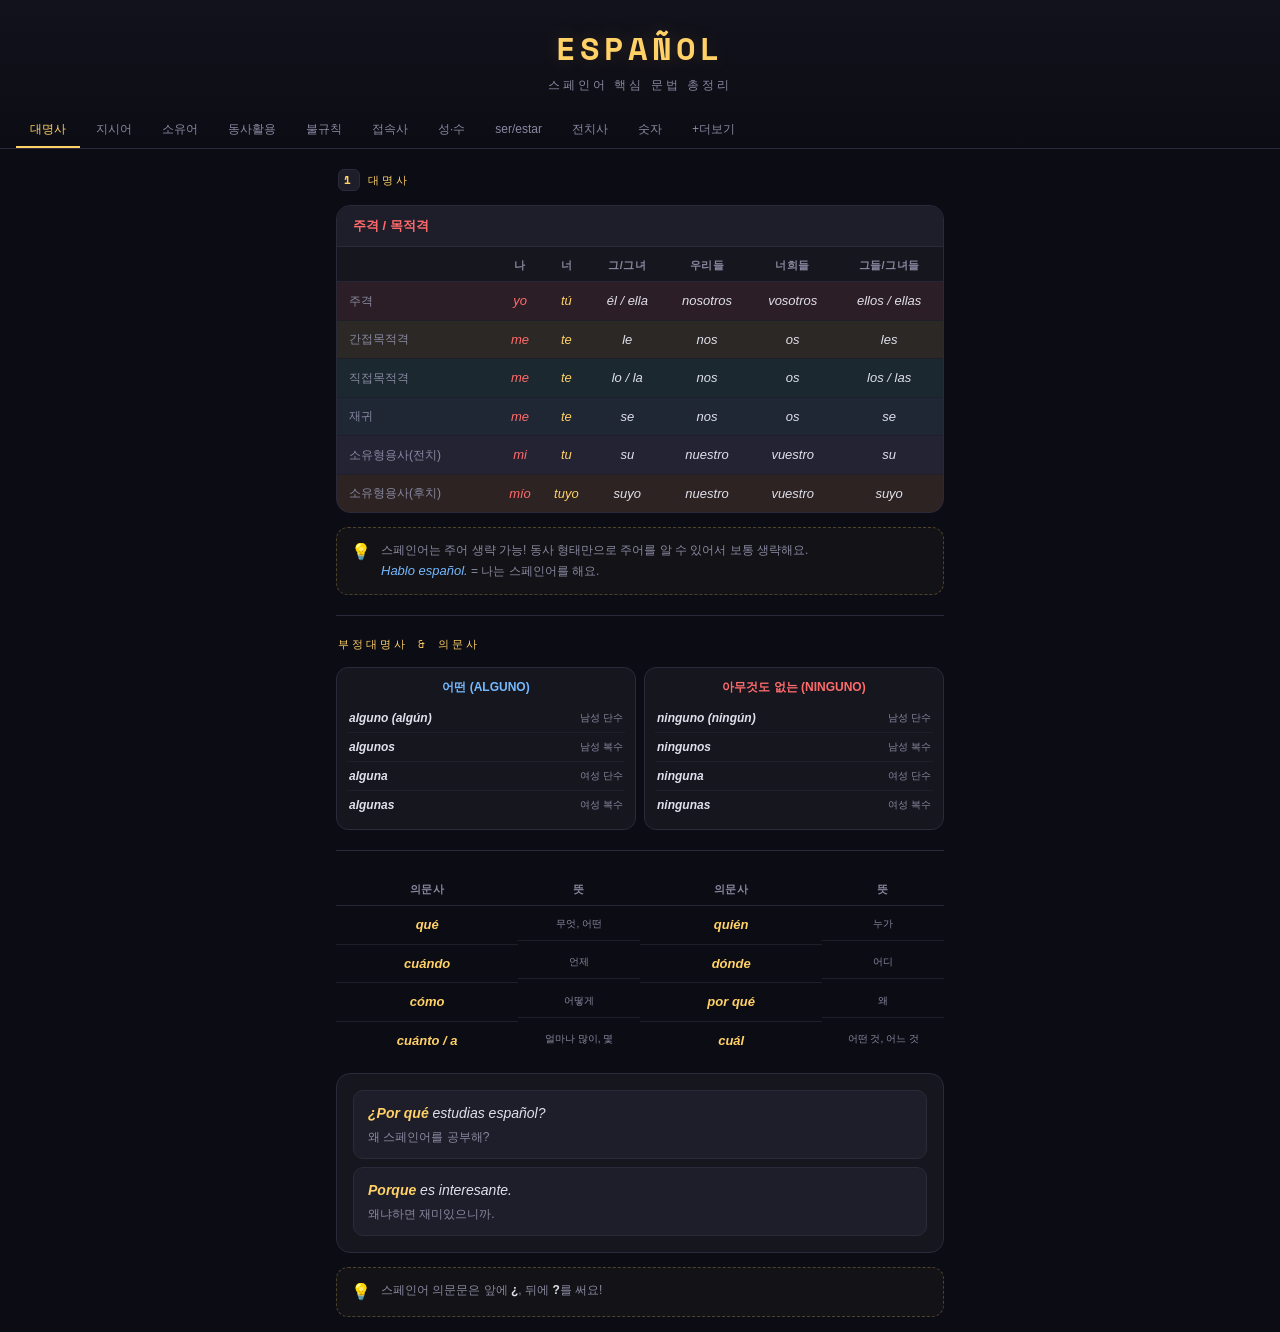
<file: index.html>
<!DOCTYPE html>
<html lang="ko">
<head>
<meta charset="UTF-8">
<meta http-equiv="refresh" content="0; url=pronouns.html">
<title>ESPAÑOL 문법 정리</title>
</head>
<body style="background:#0c0c14;color:#8888a0;font-family:sans-serif;text-align:center;padding-top:40vh">
  <p>잠시만 기다려 주세요...</p>
  <p><a href="pronouns.html" style="color:#ffd166">ESPAÑOL 문법 정리 바로가기</a></p>
</body>
</html>
</file>
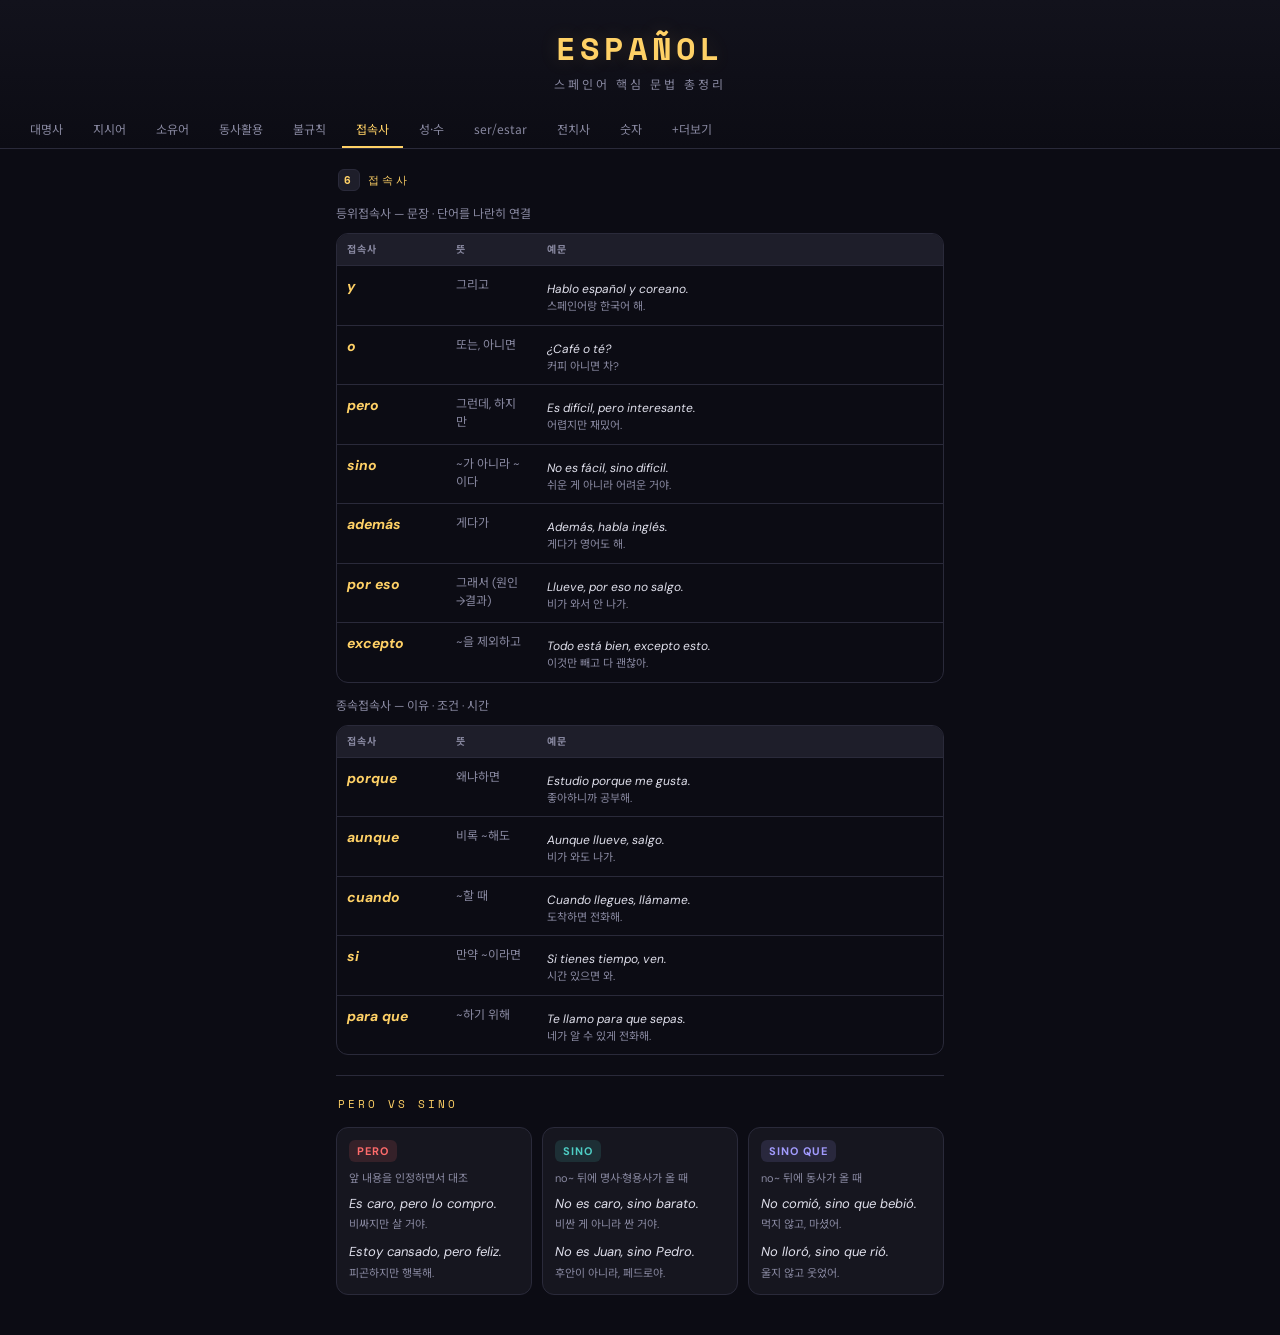
<file: conjunctions.html>
<!DOCTYPE html>
<html lang="ko">
<head>
<meta charset="UTF-8">
<meta name="viewport" content="width=device-width, initial-scale=1.0, maximum-scale=1.0">
<title>ESPAÑOL 문법 정리 - 접속사</title>
<link href="https://fonts.googleapis.com/css2?family=Noto+Sans+KR:wght@400;500;700&family=DM+Sans:ital,wght@0,400;0,600;1,400&family=Space+Mono:wght@400;700&display=swap" rel="stylesheet">
<link rel="stylesheet" href="common.css">
</head>
<body>

<div class="app-header">
  <div class="app-title">
    <h1>ESPAÑOL</h1>
    <span>스페인어 핵심 문법 총정리</span>
  </div>
  <nav class="tab-nav">
    <a href="pronouns.html" class="tab-btn">대명사</a>
    <a href="demonstratives.html" class="tab-btn">지시어</a>
    <a href="possessives.html" class="tab-btn">소유어</a>
    <a href="verbs-regular.html" class="tab-btn">동사활용</a>
    <a href="verbs-irregular.html" class="tab-btn">불규칙</a>
    <a href="conjunctions.html" class="tab-btn active">접속사</a>
    <a href="gender.html" class="tab-btn">성·수</a>
    <a href="ser-estar.html" class="tab-btn">ser/estar</a>
    <a href="prepositions.html" class="tab-btn">전치사</a>
    <a href="numbers.html" class="tab-btn">숫자</a>
    <a href="extra.html" class="tab-btn">+더보기</a>
  </nav>
</div>

<div class="content">

<p class="section-title"><span class="section-num">6</span>접속사</p>

<p style="font-size:12px;color:var(--text2);margin-bottom:10px">등위접속사 — 문장 · 단어를 나란히 연결</p>

<table class="conj-table-wide" style="margin-bottom:14px">
  <tr>
    <th style="width:18%">접속사</th>
    <th style="width:15%">뜻</th>
    <th>예문</th>
  </tr>
  <tr>
    <td><span class="conj-sp">y</span></td>
    <td class="conj-kr">그리고</td>
    <td>
      <span class="conj-ex-sp">Hablo español y coreano.</span>
      <span class="conj-ex-kr">스페인어랑 한국어 해.</span>
    </td>
  </tr>
  <tr>
    <td><span class="conj-sp">o</span></td>
    <td class="conj-kr">또는, 아니면</td>
    <td>
      <span class="conj-ex-sp">¿Café o té?</span>
      <span class="conj-ex-kr">커피 아니면 차?</span>
    </td>
  </tr>
  <tr>
    <td><span class="conj-sp">pero</span></td>
    <td class="conj-kr">그런데, 하지만</td>
    <td>
      <span class="conj-ex-sp">Es difícil, pero interesante.</span>
      <span class="conj-ex-kr">어렵지만 재밌어.</span>
    </td>
  </tr>
  <tr>
    <td><span class="conj-sp">sino</span></td>
    <td class="conj-kr">~가 아니라 ~이다</td>
    <td>
      <span class="conj-ex-sp">No es fácil, sino difícil.</span>
      <span class="conj-ex-kr">쉬운 게 아니라 어려운 거야.</span>
    </td>
  </tr>
  <tr>
    <td><span class="conj-sp">además</span></td>
    <td class="conj-kr">게다가</td>
    <td>
      <span class="conj-ex-sp">Además, habla inglés.</span>
      <span class="conj-ex-kr">게다가 영어도 해.</span>
    </td>
  </tr>
  <tr>
    <td><span class="conj-sp">por eso</span></td>
    <td class="conj-kr">그래서 (원인→결과)</td>
    <td>
      <span class="conj-ex-sp">Llueve, por eso no salgo.</span>
      <span class="conj-ex-kr">비가 와서 안 나가.</span>
    </td>
  </tr>
  <tr>
    <td><span class="conj-sp">excepto</span></td>
    <td class="conj-kr">~을 제외하고</td>
    <td>
      <span class="conj-ex-sp">Todo está bien, excepto esto.</span>
      <span class="conj-ex-kr">이것만 빼고 다 괜찮아.</span>
    </td>
  </tr>
</table>

<p style="font-size:12px;color:var(--text2);margin-bottom:10px">종속접속사 — 이유 · 조건 · 시간</p>

<table class="conj-table-wide" style="margin-bottom:14px">
  <tr>
    <th style="width:18%">접속사</th>
    <th style="width:15%">뜻</th>
    <th>예문</th>
  </tr>
  <tr>
    <td><span class="conj-sp">porque</span></td>
    <td class="conj-kr">왜냐하면</td>
    <td>
      <span class="conj-ex-sp">Estudio porque me gusta.</span>
      <span class="conj-ex-kr">좋아하니까 공부해.</span>
    </td>
  </tr>
  <tr>
    <td><span class="conj-sp">aunque</span></td>
    <td class="conj-kr">비록 ~해도</td>
    <td>
      <span class="conj-ex-sp">Aunque llueve, salgo.</span>
      <span class="conj-ex-kr">비가 와도 나가.</span>
    </td>
  </tr>
  <tr>
    <td><span class="conj-sp">cuando</span></td>
    <td class="conj-kr">~할 때</td>
    <td>
      <span class="conj-ex-sp">Cuando llegues, llámame.</span>
      <span class="conj-ex-kr">도착하면 전화해.</span>
    </td>
  </tr>
  <tr>
    <td><span class="conj-sp">si</span></td>
    <td class="conj-kr">만약 ~이라면</td>
    <td>
      <span class="conj-ex-sp">Si tienes tiempo, ven.</span>
      <span class="conj-ex-kr">시간 있으면 와.</span>
    </td>
  </tr>
  <tr>
    <td><span class="conj-sp">para que</span></td>
    <td class="conj-kr">~하기 위해</td>
    <td>
      <span class="conj-ex-sp">Te llamo para que sepas.</span>
      <span class="conj-ex-kr">네가 알 수 있게 전화해.</span>
    </td>
  </tr>
</table>

<div class="divider"></div>

<p class="section-title">pero vs sino</p>

<div class="comp-grid">
  <div class="comp-card pero">
    <div class="comp-card-title">pero</div>
    <div class="comp-card-text">
      <div style="font-size:11px;color:var(--text2);margin-bottom:6px">앞 내용을 인정하면서 대조</div>
      <span class="sp">Es caro, pero lo compro.</span>
      <span class="kr">비싸지만 살 거야.</span>
      <span class="sp" style="margin-top:8px">Estoy cansado, pero feliz.</span>
      <span class="kr">피곤하지만 행복해.</span>
    </div>
  </div>
  <div class="comp-card sino">
    <div class="comp-card-title">sino</div>
    <div class="comp-card-text">
      <div style="font-size:11px;color:var(--text2);margin-bottom:6px">no~ 뒤에 명사·형용사가 올 때</div>
      <span class="sp">No es caro, sino barato.</span>
      <span class="kr">비싼 게 아니라 싼 거야.</span>
      <span class="sp" style="margin-top:8px">No es Juan, sino Pedro.</span>
      <span class="kr">후안이 아니라, 페드로야.</span>
    </div>
  </div>
  <div class="comp-card sinoque">
    <div class="comp-card-title">sino que</div>
    <div class="comp-card-text">
      <div style="font-size:11px;color:var(--text2);margin-bottom:6px">no~ 뒤에 동사가 올 때</div>
      <span class="sp">No comió, sino que bebió.</span>
      <span class="kr">먹지 않고, 마셨어.</span>
      <span class="sp" style="margin-top:8px">No lloró, sino que rió.</span>
      <span class="kr">울지 않고 웃었어.</span>
    </div>
  </div>
</div>

</div>

<script src="common.js"></script>
</body>
</html>
</file>
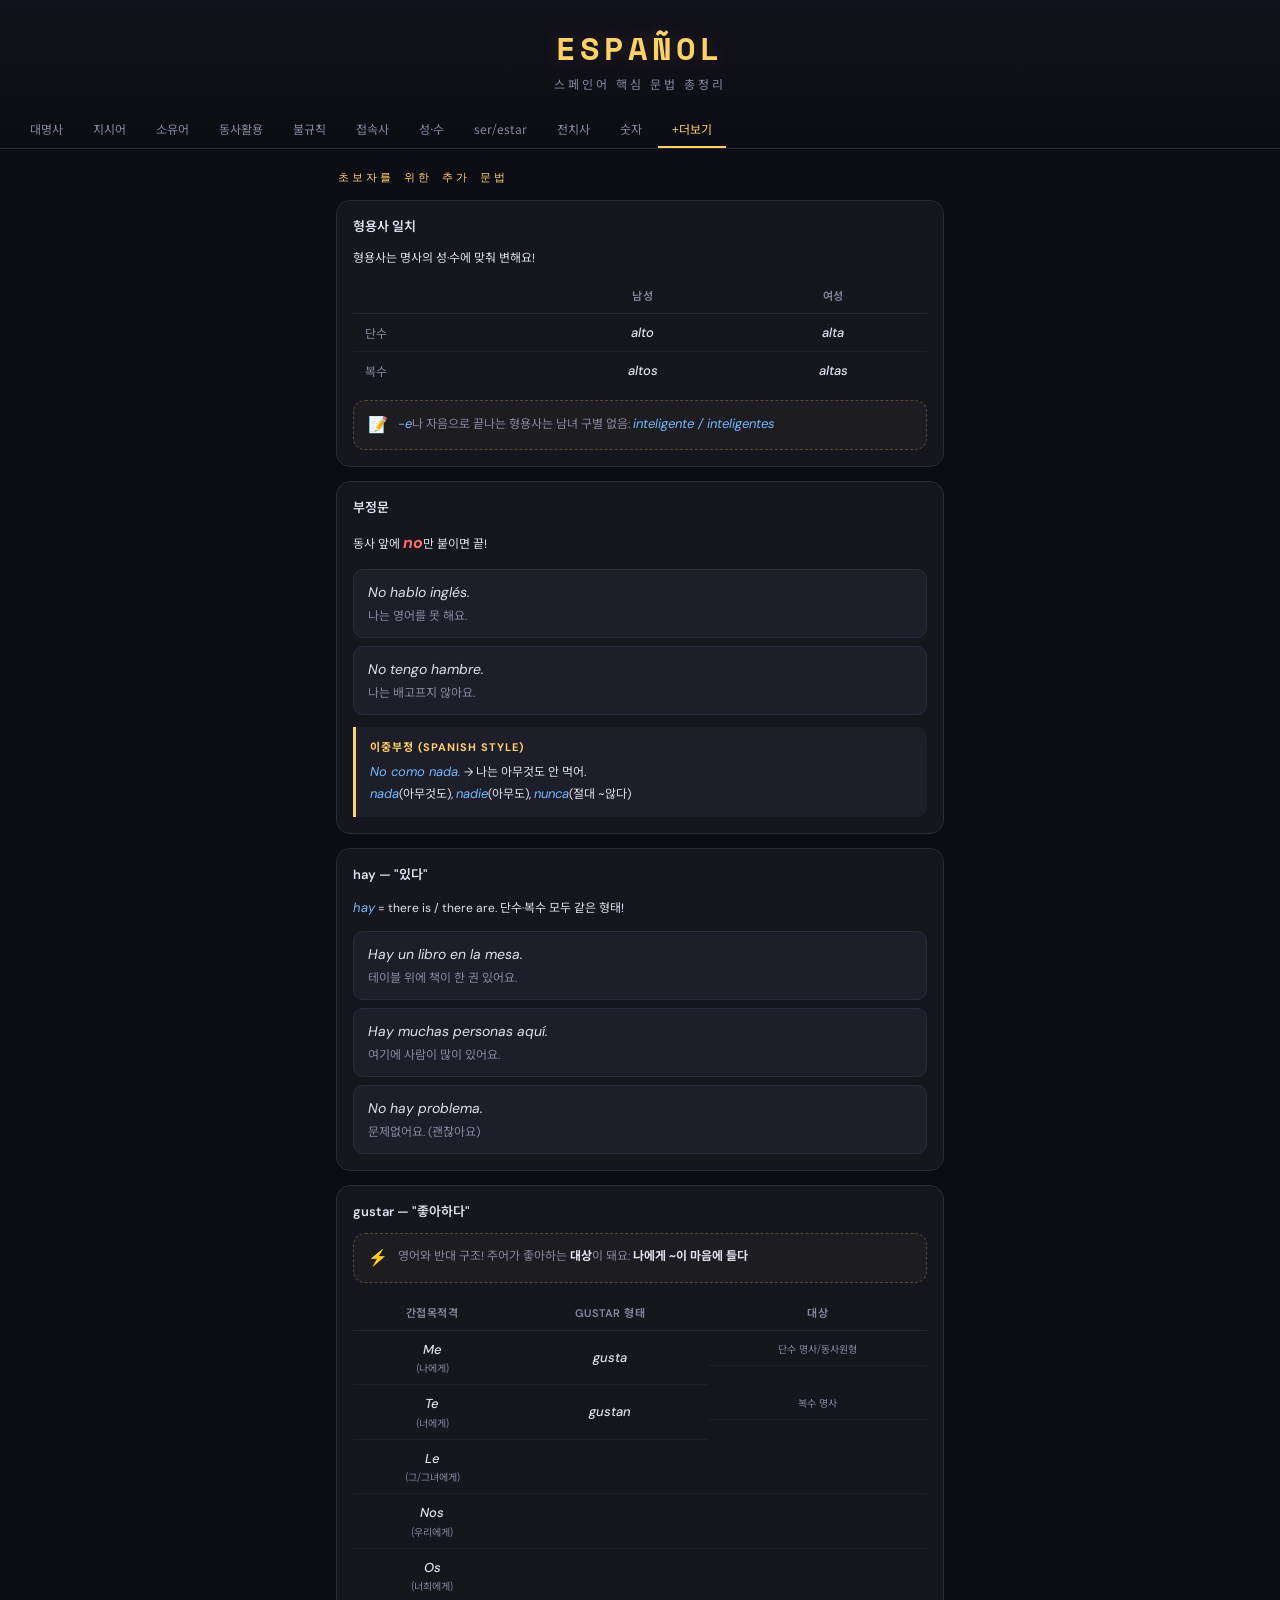
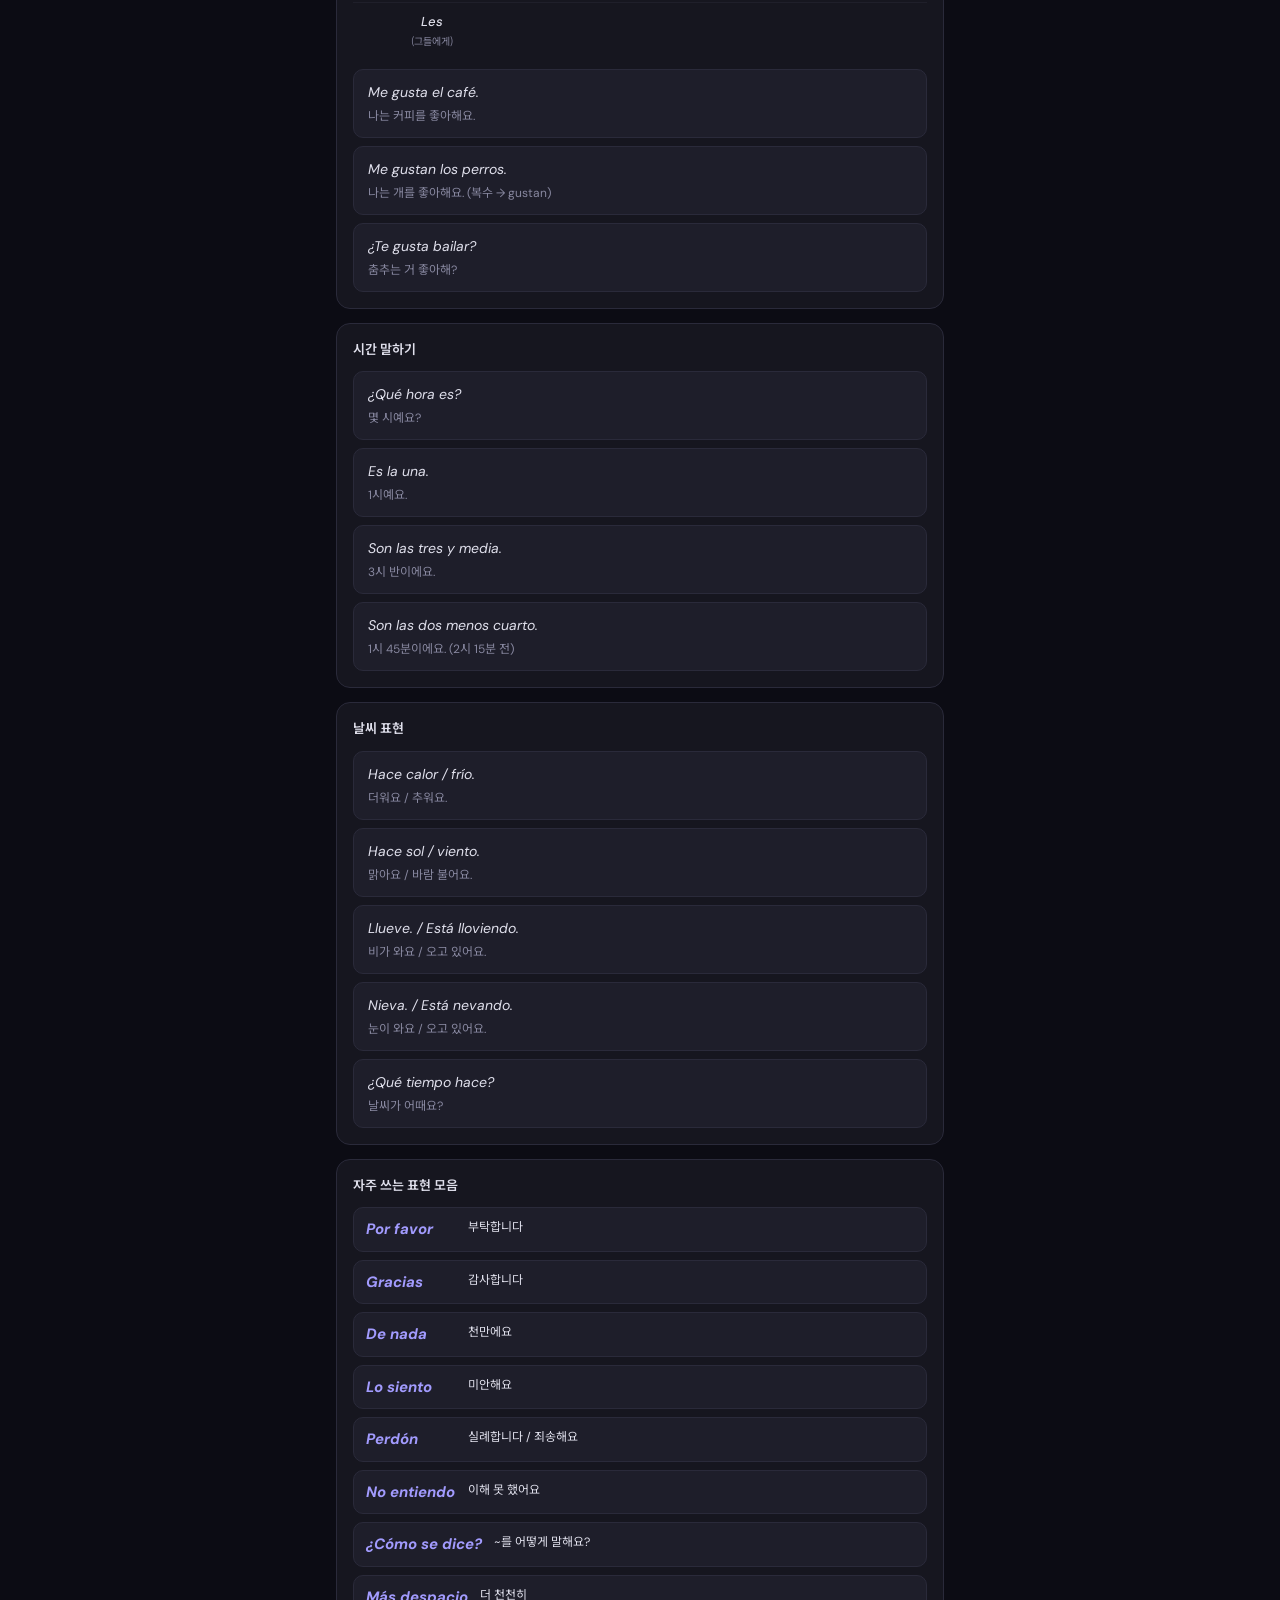
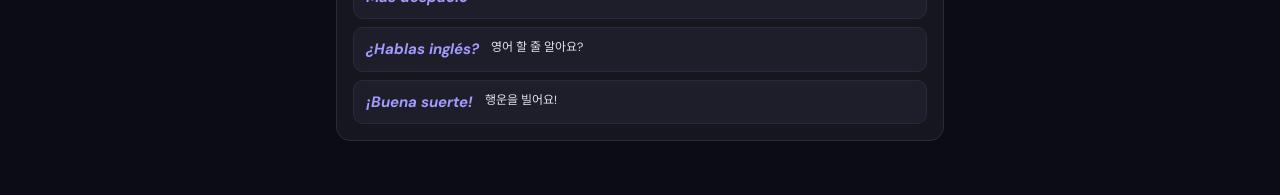
<file: extra.html>
<!DOCTYPE html>
<html lang="ko">
<head>
<meta charset="UTF-8">
<meta name="viewport" content="width=device-width, initial-scale=1.0, maximum-scale=1.0">
<title>ESPAÑOL 문법 정리 - +더보기</title>
<link href="https://fonts.googleapis.com/css2?family=Noto+Sans+KR:wght@400;500;700&family=DM+Sans:ital,wght@0,400;0,600;1,400&family=Space+Mono:wght@400;700&display=swap" rel="stylesheet">
<link rel="stylesheet" href="common.css">
</head>
<body>

<div class="app-header">
  <div class="app-title">
    <h1>ESPAÑOL</h1>
    <span>스페인어 핵심 문법 총정리</span>
  </div>
  <nav class="tab-nav">
    <a href="pronouns.html" class="tab-btn">대명사</a>
    <a href="demonstratives.html" class="tab-btn">지시어</a>
    <a href="possessives.html" class="tab-btn">소유어</a>
    <a href="verbs-regular.html" class="tab-btn">동사활용</a>
    <a href="verbs-irregular.html" class="tab-btn">불규칙</a>
    <a href="conjunctions.html" class="tab-btn">접속사</a>
    <a href="gender.html" class="tab-btn">성·수</a>
    <a href="ser-estar.html" class="tab-btn">ser/estar</a>
    <a href="prepositions.html" class="tab-btn">전치사</a>
    <a href="numbers.html" class="tab-btn">숫자</a>
    <a href="extra.html" class="tab-btn active">+더보기</a>
  </nav>
</div>

<div class="content">

<p class="section-title">초보자를 위한 추가 문법</p>

<!-- 형용사 -->
<div class="card">
  <div class="card-title">형용사 일치</div>
  <div class="rule-text" style="margin-bottom:10px">형용사는 명사의 성·수에 맞춰 변해요!</div>
  <table class="data-table">
    <tr><th></th><th>남성</th><th>여성</th></tr>
    <tr><td class="row-label">단수</td><td><span class="sp">alto</span></td><td><span class="sp">alta</span></td></tr>
    <tr><td class="row-label">복수</td><td><span class="sp">altos</span></td><td><span class="sp">altas</span></td></tr>
  </table>
  <div class="tip-box" style="margin-top:10px;margin-bottom:0">
    <span class="tip-icon">📝</span>
    <span class="tip-text"><span class="sp">-e</span>나 자음으로 끝나는 형용사는 남녀 구별 없음: <span class="sp">inteligente / inteligentes</span></span>
  </div>
</div>

<!-- 부정문 -->
<div class="card">
  <div class="card-title">부정문</div>
  <div class="rule-text" style="margin-bottom:12px">동사 앞에 <span class="sp" style="color:var(--accent1);font-size:16px;font-weight:700">no</span>만 붙이면 끝!</div>
  <div class="sentence-list">
    <div class="sentence-item">
      <div class="sentence-sp">No hablo inglés.</div>
      <div class="sentence-kr">나는 영어를 못 해요.</div>
    </div>
    <div class="sentence-item">
      <div class="sentence-sp">No tengo hambre.</div>
      <div class="sentence-kr">나는 배고프지 않아요.</div>
    </div>
  </div>
  <div class="rule-box" style="margin-top:12px;margin-bottom:0">
    <div class="rule-title">이중부정 (Spanish style)</div>
    <div class="rule-text">
      <span class="sp">No como nada.</span> → 나는 아무것도 안 먹어.<br>
      <span class="sp">nada</span>(아무것도), <span class="sp">nadie</span>(아무도), <span class="sp">nunca</span>(절대 ~않다)
    </div>
  </div>
</div>

<!-- hay -->
<div class="card">
  <div class="card-title">hay — "있다"</div>
  <div class="rule-text" style="margin-bottom:12px"><span class="sp">hay</span> = there is / there are. 단수·복수 모두 같은 형태!</div>
  <div class="sentence-list">
    <div class="sentence-item">
      <div class="sentence-sp">Hay un libro en la mesa.</div>
      <div class="sentence-kr">테이블 위에 책이 한 권 있어요.</div>
    </div>
    <div class="sentence-item">
      <div class="sentence-sp">Hay muchas personas aquí.</div>
      <div class="sentence-kr">여기에 사람이 많이 있어요.</div>
    </div>
    <div class="sentence-item">
      <div class="sentence-sp">No hay problema.</div>
      <div class="sentence-kr">문제없어요. (괜찮아요)</div>
    </div>
  </div>
</div>

<!-- gustar -->
<div class="card">
  <div class="card-title">gustar — "좋아하다"</div>
  <div class="tip-box" style="margin-bottom:12px">
    <span class="tip-icon">⚡</span>
    <span class="tip-text">영어와 반대 구조! 주어가 좋아하는 <strong>대상</strong>이 돼요: <strong>나에게 ~이 마음에 들다</strong></span>
  </div>
  <table class="data-table">
    <tr><th>간접목적격</th><th>gustar 형태</th><th>대상</th></tr>
    <tr><td><span class="sp">Me</span><span class="kr"> (나에게)</span></td><td><span class="sp">gusta</span></td><td class="kr">단수 명사/동사원형</td></tr>
    <tr><td><span class="sp">Te</span><span class="kr"> (너에게)</span></td><td><span class="sp">gustan</span></td><td class="kr">복수 명사</td></tr>
    <tr><td><span class="sp">Le</span><span class="kr"> (그/그녀에게)</span></td><td></td><td></td></tr>
    <tr><td><span class="sp">Nos</span><span class="kr"> (우리에게)</span></td><td></td><td></td></tr>
    <tr><td><span class="sp">Os</span><span class="kr"> (너희에게)</span></td><td></td><td></td></tr>
    <tr><td><span class="sp">Les</span><span class="kr"> (그들에게)</span></td><td></td><td></td></tr>
  </table>
  <div class="sentence-list" style="margin-top:12px">
    <div class="sentence-item">
      <div class="sentence-sp">Me gusta el café.</div>
      <div class="sentence-kr">나는 커피를 좋아해요.</div>
    </div>
    <div class="sentence-item">
      <div class="sentence-sp">Me gustan los perros.</div>
      <div class="sentence-kr">나는 개를 좋아해요. (복수 → gustan)</div>
    </div>
    <div class="sentence-item">
      <div class="sentence-sp">¿Te gusta bailar?</div>
      <div class="sentence-kr">춤추는 거 좋아해?</div>
    </div>
  </div>
</div>

<!-- 시간 -->
<div class="card">
  <div class="card-title">시간 말하기</div>
  <div class="sentence-list">
    <div class="sentence-item">
      <div class="sentence-sp">¿Qué hora es?</div>
      <div class="sentence-kr">몇 시예요?</div>
    </div>
    <div class="sentence-item">
      <div class="sentence-sp">Es la una.</div>
      <div class="sentence-kr">1시예요.</div>
    </div>
    <div class="sentence-item">
      <div class="sentence-sp">Son las tres y media.</div>
      <div class="sentence-kr">3시 반이에요.</div>
    </div>
    <div class="sentence-item">
      <div class="sentence-sp">Son las dos menos cuarto.</div>
      <div class="sentence-kr">1시 45분이에요. (2시 15분 전)</div>
    </div>
  </div>
</div>

<!-- 날씨 -->
<div class="card">
  <div class="card-title">날씨 표현</div>
  <div class="sentence-list">
    <div class="sentence-item"><div class="sentence-sp">Hace calor / frío.</div><div class="sentence-kr">더워요 / 추워요.</div></div>
    <div class="sentence-item"><div class="sentence-sp">Hace sol / viento.</div><div class="sentence-kr">맑아요 / 바람 불어요.</div></div>
    <div class="sentence-item"><div class="sentence-sp">Llueve. / Está lloviendo.</div><div class="sentence-kr">비가 와요 / 오고 있어요.</div></div>
    <div class="sentence-item"><div class="sentence-sp">Nieva. / Está nevando.</div><div class="sentence-kr">눈이 와요 / 오고 있어요.</div></div>
    <div class="sentence-item"><div class="sentence-sp">¿Qué tiempo hace?</div><div class="sentence-kr">날씨가 어때요?</div></div>
  </div>
</div>

<!-- 자주쓰는 표현 -->
<div class="card">
  <div class="card-title">자주 쓰는 표현 모음</div>
  <div class="prep-list">
    <div class="prep-item"><div class="prep-sp" style="color:var(--accent5);min-width:90px">Por favor</div><div class="prep-content"><div class="prep-kr">부탁합니다</div></div></div>
    <div class="prep-item"><div class="prep-sp" style="color:var(--accent5);min-width:90px">Gracias</div><div class="prep-content"><div class="prep-kr">감사합니다</div></div></div>
    <div class="prep-item"><div class="prep-sp" style="color:var(--accent5);min-width:90px">De nada</div><div class="prep-content"><div class="prep-kr">천만에요</div></div></div>
    <div class="prep-item"><div class="prep-sp" style="color:var(--accent5);min-width:90px">Lo siento</div><div class="prep-content"><div class="prep-kr">미안해요</div></div></div>
    <div class="prep-item"><div class="prep-sp" style="color:var(--accent5);min-width:90px">Perdón</div><div class="prep-content"><div class="prep-kr">실례합니다 / 죄송해요</div></div></div>
    <div class="prep-item"><div class="prep-sp" style="color:var(--accent5);min-width:90px">No entiendo</div><div class="prep-content"><div class="prep-kr">이해 못 했어요</div></div></div>
    <div class="prep-item"><div class="prep-sp" style="color:var(--accent5);min-width:90px">¿Cómo se dice?</div><div class="prep-content"><div class="prep-kr">~를 어떻게 말해요?</div></div></div>
    <div class="prep-item"><div class="prep-sp" style="color:var(--accent5);min-width:90px">Más despacio</div><div class="prep-content"><div class="prep-kr">더 천천히</div></div></div>
    <div class="prep-item"><div class="prep-sp" style="color:var(--accent5);min-width:90px">¿Hablas inglés?</div><div class="prep-content"><div class="prep-kr">영어 할 줄 알아요?</div></div></div>
    <div class="prep-item"><div class="prep-sp" style="color:var(--accent5);min-width:90px">¡Buena suerte!</div><div class="prep-content"><div class="prep-kr">행운을 빌어요!</div></div></div>
  </div>
</div>

</div>

<script src="common.js"></script>
</body>
</html>
</file>
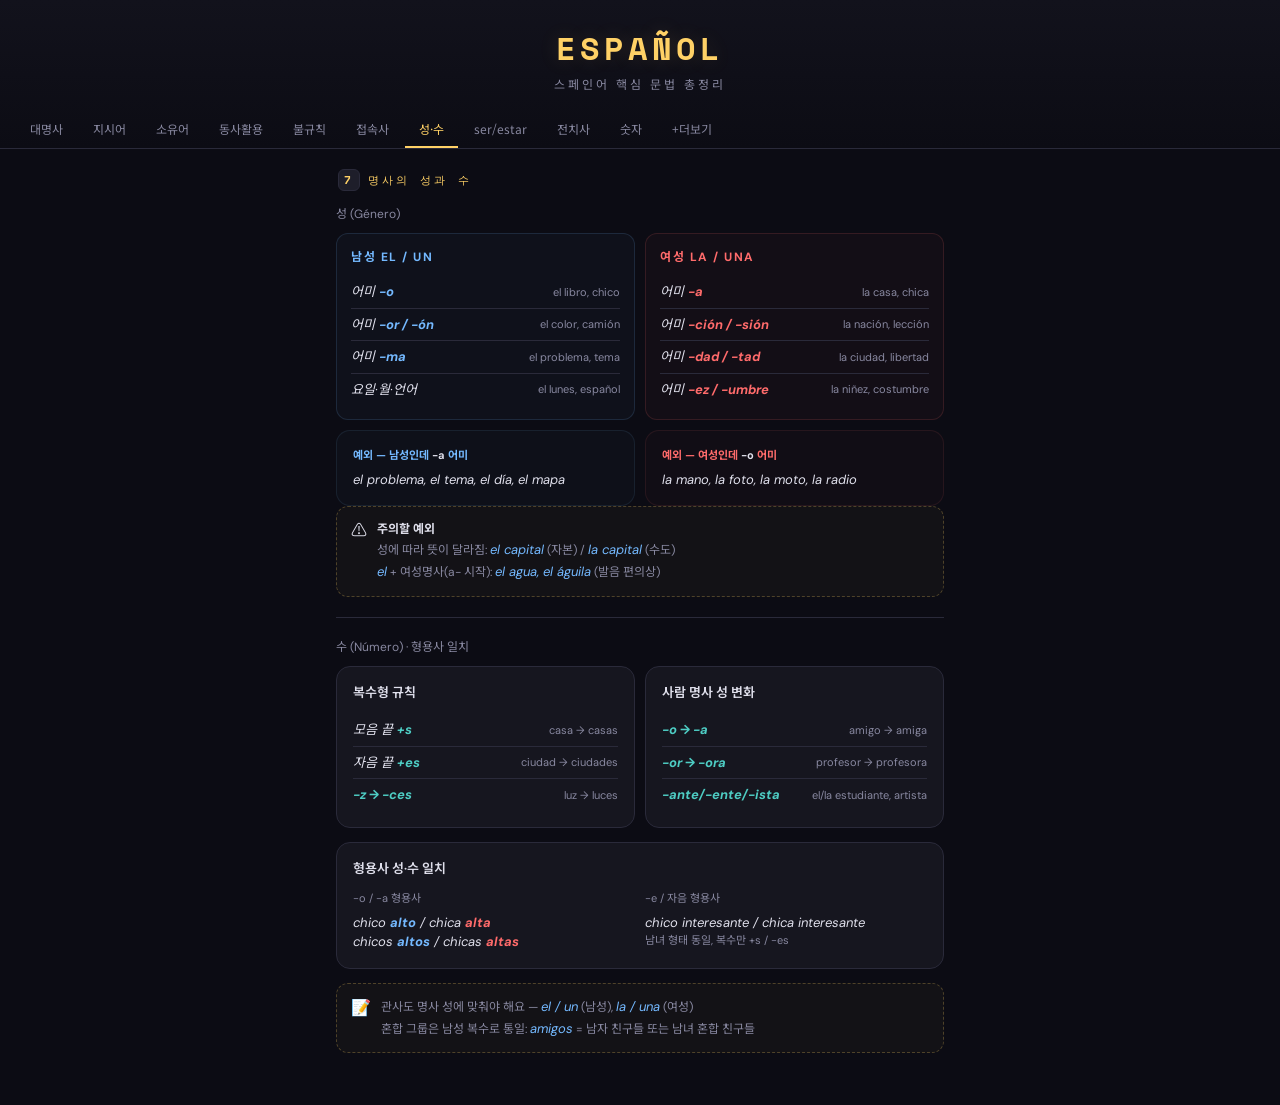
<file: gender.html>
<!DOCTYPE html>
<html lang="ko">
<head>
<meta charset="UTF-8">
<meta name="viewport" content="width=device-width, initial-scale=1.0, maximum-scale=1.0">
<title>ESPAÑOL 문법 정리 - 성·수</title>
<link href="https://fonts.googleapis.com/css2?family=Noto+Sans+KR:wght@400;500;700&family=DM+Sans:ital,wght@0,400;0,600;1,400&family=Space+Mono:wght@400;700&display=swap" rel="stylesheet">
<link rel="stylesheet" href="common.css">
</head>
<body>

<div class="app-header">
  <div class="app-title">
    <h1>ESPAÑOL</h1>
    <span>스페인어 핵심 문법 총정리</span>
  </div>
  <nav class="tab-nav">
    <a href="pronouns.html" class="tab-btn">대명사</a>
    <a href="demonstratives.html" class="tab-btn">지시어</a>
    <a href="possessives.html" class="tab-btn">소유어</a>
    <a href="verbs-regular.html" class="tab-btn">동사활용</a>
    <a href="verbs-irregular.html" class="tab-btn">불규칙</a>
    <a href="conjunctions.html" class="tab-btn">접속사</a>
    <a href="gender.html" class="tab-btn active">성·수</a>
    <a href="ser-estar.html" class="tab-btn">ser/estar</a>
    <a href="prepositions.html" class="tab-btn">전치사</a>
    <a href="numbers.html" class="tab-btn">숫자</a>
    <a href="extra.html" class="tab-btn">+더보기</a>
  </nav>
</div>

<div class="content">

<p class="section-title"><span class="section-num">7</span>명사의 성과 수</p>

<p style="font-size:12px;color:var(--text2);margin-bottom:10px">성 (Género)</p>

<div class="gender-grid">
  <div class="gender-card masc">
    <div class="gender-card-title">남성 <span style="color:var(--accent4)">el / un</span></div>
    <div class="gender-item"><span class="sp">어미 <span style="color:var(--accent4);font-weight:700">-o</span></span><span class="kr">el libro, chico</span></div>
    <div class="gender-item"><span class="sp">어미 <span style="color:var(--accent4);font-weight:700">-or / -ón</span></span><span class="kr">el color, camión</span></div>
    <div class="gender-item"><span class="sp">어미 <span style="color:var(--accent4);font-weight:700">-ma</span></span><span class="kr">el problema, tema</span></div>
    <div class="gender-item"><span class="sp">요일·월·언어</span><span class="kr">el lunes, español</span></div>
  </div>
  <div class="gender-card fem">
    <div class="gender-card-title">여성 <span style="color:var(--accent1)">la / una</span></div>
    <div class="gender-item"><span class="sp">어미 <span style="color:var(--accent1);font-weight:700">-a</span></span><span class="kr">la casa, chica</span></div>
    <div class="gender-item"><span class="sp">어미 <span style="color:var(--accent1);font-weight:700">-ción / -sión</span></span><span class="kr">la nación, lección</span></div>
    <div class="gender-item"><span class="sp">어미 <span style="color:var(--accent1);font-weight:700">-dad / -tad</span></span><span class="kr">la ciudad, libertad</span></div>
    <div class="gender-item"><span class="sp">어미 <span style="color:var(--accent1);font-weight:700">-ez / -umbre</span></span><span class="kr">la niñez, costumbre</span></div>
  </div>
</div>

<!-- 예외를 카드 밖으로 분리 -->
<div class="gender-grid" style="margin-top:10px">
  <div class="card" style="background:#74b9ff06;border-color:#74b9ff18;margin-bottom:0">
    <div style="font-size:11px;color:var(--accent4);font-weight:700;margin-bottom:6px">예외 — 남성인데 <span style="color:var(--text)">-a</span> 어미</div>
    <div class="sentence-sp" style="font-size:13px;font-style:italic">el problema, el tema, el día, el mapa</div>
  </div>
  <div class="card" style="background:#ff6b6b06;border-color:#ff6b6b18;margin-bottom:0">
    <div style="font-size:11px;color:var(--accent1);font-weight:700;margin-bottom:6px">예외 — 여성인데 <span style="color:var(--text)">-o</span> 어미</div>
    <div class="sentence-sp" style="font-size:13px;font-style:italic">la mano, la foto, la moto, la radio</div>
  </div>
</div>

<div class="tip-box">
  <span class="tip-icon">⚠️</span>
  <span class="tip-text"><strong>주의할 예외</strong><br>성에 따라 뜻이 달라짐: <span class="sp">el capital</span> (자본) / <span class="sp">la capital</span> (수도)<br><span class="sp">el</span> + 여성명사(a- 시작): <span class="sp">el agua, el águila</span> (발음 편의상)</span>
</div>

<div class="divider"></div>

<p style="font-size:12px;color:var(--text2);margin-bottom:10px">수 (Número) · 형용사 일치</p>

<div class="gender-grid">
  <div class="card" style="margin-bottom:0">
    <div class="card-title">복수형 규칙</div>
    <div class="gender-item"><span class="sp">모음 끝 <span style="color:var(--accent3);font-weight:700">+s</span></span><span class="kr">casa → casas</span></div>
    <div class="gender-item"><span class="sp">자음 끝 <span style="color:var(--accent3);font-weight:700">+es</span></span><span class="kr">ciudad → ciudades</span></div>
    <div class="gender-item"><span class="sp"><span style="color:var(--accent3);font-weight:700">-z → -ces</span></span><span class="kr">luz → luces</span></div>
  </div>
  <div class="card" style="margin-bottom:0">
    <div class="card-title">사람 명사 성 변화</div>
    <div class="gender-item"><span class="sp"><span style="color:var(--accent3);font-weight:700">-o → -a</span></span><span class="kr">amigo → amiga</span></div>
    <div class="gender-item"><span class="sp"><span style="color:var(--accent3);font-weight:700">-or → -ora</span></span><span class="kr">profesor → profesora</span></div>
    <div class="gender-item"><span class="sp"><span style="color:var(--accent3);font-weight:700">-ante/-ente/-ista</span></span><span class="kr">el/la estudiante, artista</span></div>
  </div>
</div>

<div class="card" style="margin-top:14px">
  <div class="card-title">형용사 성·수 일치</div>
  <div class="gender-grid">
    <div>
      <div style="font-size:11px;color:var(--text2);margin-bottom:6px">-o / -a 형용사</div>
      <div class="sentence-sp" style="font-size:13px">chico <span style="color:var(--accent4);font-weight:700">alto</span> / chica <span style="color:var(--accent1);font-weight:700">alta</span></div>
      <div class="sentence-sp" style="font-size:13px">chicos <span style="color:var(--accent4);font-weight:700">altos</span> / chicas <span style="color:var(--accent1);font-weight:700">altas</span></div>
    </div>
    <div>
      <div style="font-size:11px;color:var(--text2);margin-bottom:6px">-e / 자음 형용사</div>
      <div class="sentence-sp" style="font-size:13px">chico interesante / chica interesante</div>
      <div style="font-size:11px;color:var(--text2)">남녀 형태 동일, 복수만 +s / -es</div>
    </div>
  </div>
</div>

<div class="tip-box">
  <span class="tip-icon">📝</span>
  <span class="tip-text">관사도 명사 성에 맞춰야 해요 — <span class="sp">el / un</span> (남성), <span class="sp">la / una</span> (여성)<br>혼합 그룹은 남성 복수로 통일: <span class="sp">amigos</span> = 남자 친구들 또는 남녀 혼합 친구들</span>
</div>

</div>

<script src="common.js"></script>
</body>
</html>
</file>
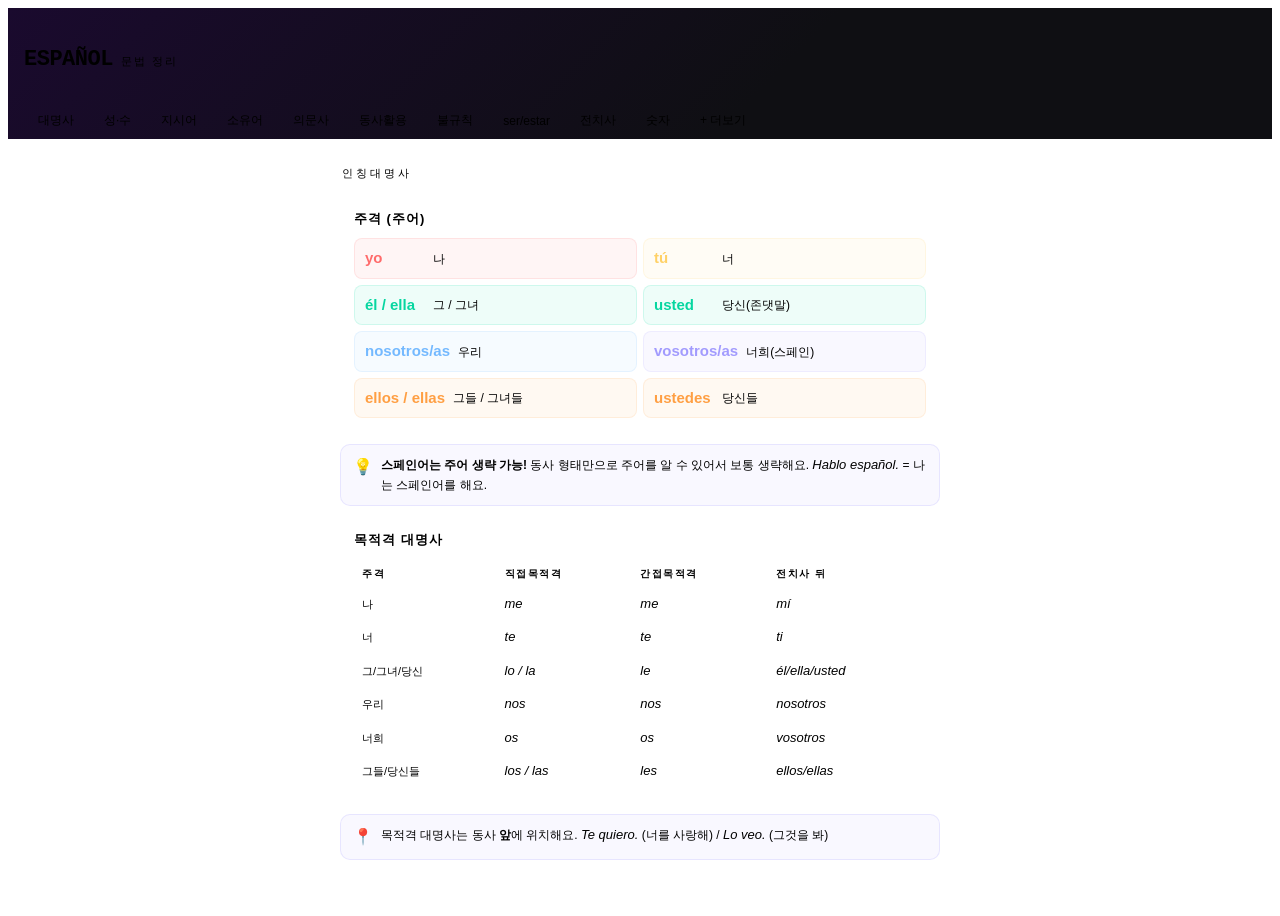
<file: index2.html>
<!DOCTYPE html>

<html lang="ko">
<head>
<meta charset="UTF-8">
<meta name="viewport" content="width=device-width, initial-scale=1.0, maximum-scale=1.0">
<title>ESPAÑOL 문법 정리</title>
<link href="https://fonts.googleapis.com/css2?family=Noto+Sans+KR:wght@400;500;700&family=DM+Sans:ital,wght@0,400;0,600;1,400&family=Space+Mono:wght@400;700&display=swap" rel="stylesheet">
<style>
  :root {
    --bg: #0f0f13;
    --surface: #1a1a22;
    --surface2: #22222e;
    --border: #2e2e3e;
    --accent1: #ff6b6b;
    --accent2: #ffd166;
    --accent3: #06d6a0;
    --accent4: #74b9ff;
    --accent5: #a29bfe;
    --text: #e8e8f0;
    --text2: #9999b0;
    --text3: #6666808;
    --yo: #ff6b6b22;
    --tu: #ffd16622;
    --el: #06d6a022;
    --nos: #74b9ff22;
    --vos: #a29bfe22;
    --ell: #ff9f4322;
  }

- { box-sizing: border-box; margin: 0; padding: 0; }

body {
background: var(–bg);
color: var(–text);
font-family: ‘DM Sans’, ‘Noto Sans KR’, sans-serif;
font-size: 14px;
line-height: 1.5;
min-height: 100vh;
}

/* HEADER */
.app-header {
background: linear-gradient(135deg, #1a0a2e 0%, #0f0f13 60%);
padding: 20px 16px 0;
border-bottom: 1px solid var(–border);
position: sticky;
top: 0;
z-index: 100;
}

.app-title {
display: flex;
align-items: baseline;
gap: 8px;
margin-bottom: 14px;
}

.app-title h1 {
font-family: ‘Space Mono’, monospace;
font-size: 22px;
font-weight: 700;
color: var(–accent1);
letter-spacing: -0.5px;
}

.app-title span {
font-size: 11px;
color: var(–text2);
letter-spacing: 2px;
text-transform: uppercase;
}

/* TAB NAV */
.tab-nav {
display: flex;
gap: 2px;
overflow-x: auto;
scrollbar-width: none;
padding-bottom: 0;
}

.tab-nav::-webkit-scrollbar { display: none; }

.tab-btn {
flex-shrink: 0;
padding: 8px 14px;
border: none;
background: transparent;
color: var(–text2);
font-family: ‘Noto Sans KR’, sans-serif;
font-size: 12px;
cursor: pointer;
border-bottom: 2px solid transparent;
transition: all 0.2s;
white-space: nowrap;
}

.tab-btn.active {
color: var(–text);
border-bottom-color: var(–accent1);
}

.tab-btn:hover { color: var(–text); }

/* CONTENT */
.content {
padding: 16px;
max-width: 600px;
margin: 0 auto;
}

.tab-panel { display: none; }
.tab-panel.active { display: block; }

/* SECTION TITLE */
.section-title {
font-family: ‘Space Mono’, monospace;
font-size: 11px;
letter-spacing: 3px;
text-transform: uppercase;
color: var(–accent1);
margin-bottom: 12px;
padding-left: 2px;
}

/* CARD */
.card {
background: var(–surface);
border: 1px solid var(–border);
border-radius: 12px;
padding: 14px;
margin-bottom: 12px;
}

.card-title {
font-family: ‘DM Sans’, sans-serif;
font-size: 13px;
font-weight: 600;
color: var(–text2);
text-transform: uppercase;
letter-spacing: 1px;
margin-bottom: 10px;
}

/* PRONOUN GRID */
.pronoun-grid {
display: grid;
grid-template-columns: 1fr 1fr;
gap: 6px;
}

.pronoun-item {
display: flex;
align-items: center;
gap: 8px;
padding: 8px 10px;
border-radius: 8px;
background: var(–surface2);
}

.pronoun-sp {
font-family: ‘DM Sans’, sans-serif;
font-weight: 600;
font-size: 15px;
min-width: 60px;
}

.pronoun-kr {
font-size: 12px;
color: var(–text2);
}

/* CONJ TABLE */
.conj-table {
width: 100%;
border-collapse: collapse;
}

.conj-table th {
font-size: 10px;
letter-spacing: 1.5px;
text-transform: uppercase;
color: var(–text2);
padding: 6px 8px;
text-align: left;
border-bottom: 1px solid var(–border);
}

.conj-table td {
padding: 7px 8px;
font-size: 13px;
border-bottom: 1px solid var(–border);
vertical-align: middle;
}

.conj-table tr:last-child td { border-bottom: none; }

.conj-table tr.row-yo td { background: var(–yo); }
.conj-table tr.row-tu td { background: var(–tu); }
.conj-table tr.row-el td { background: var(–el); }
.conj-table tr.row-nos td { background: var(–nos); }
.conj-table tr.row-vos td { background: var(–vos); }
.conj-table tr.row-ell td { background: var(–ell); }

.sp { font-family: ‘DM Sans’, sans-serif; font-style: italic; color: var(–accent4); font-weight: 500; }
.kr { font-size: 11px; color: var(–text2); }

.subj-label {
font-size: 11px;
color: var(–text2);
}

.subj-sp {
font-family: ‘DM Sans’, sans-serif;
font-weight: 600;
font-size: 13px;
}

/* TENSE TABS */
.tense-tabs {
display: flex;
gap: 4px;
margin-bottom: 10px;
flex-wrap: wrap;
}

.tense-btn {
padding: 4px 10px;
border-radius: 20px;
border: 1px solid var(–border);
background: transparent;
color: var(–text2);
font-size: 11px;
cursor: pointer;
font-family: ‘Noto Sans KR’, sans-serif;
transition: all 0.15s;
}

.tense-btn.active {
background: var(–accent1);
border-color: var(–accent1);
color: #fff;
}

.tense-panel { display: none; }
.tense-panel.active { display: block; }

/* VERB GROUP TABS */
.verb-tabs {
display: flex;
gap: 4px;
margin-bottom: 10px;
}

.verb-btn {
flex: 1;
padding: 5px;
border-radius: 8px;
border: 1px solid var(–border);
background: transparent;
color: var(–text2);
font-size: 12px;
cursor: pointer;
font-family: ‘Space Mono’, monospace;
transition: all 0.15s;
text-align: center;
}

.verb-btn.active {
background: var(–surface2);
border-color: var(–accent3);
color: var(–accent3);
}

.verb-panel { display: none; }
.verb-panel.active { display: block; }

/* VERB SELECTOR (within each panel) */
.verb-selector {
display: flex;
gap: 6px;
margin-bottom: 12px;
}

.vsel-btn {
flex: 1;
padding: 8px 6px;
border-radius: 10px;
border: 1px solid var(–border);
background: var(–surface2);
color: var(–text2);
font-size: 12px;
cursor: pointer;
font-family: ‘DM Sans’, sans-serif;
transition: all 0.15s;
text-align: center;
display: flex;
flex-direction: column;
align-items: center;
gap: 2px;
}

.vsel-btn .vsel-name {
font-family: ‘Space Mono’, monospace;
font-size: 13px;
font-weight: 700;
font-style: italic;
}

.vsel-btn .vsel-mean {
font-size: 10px;
color: var(–text2);
}

.vsel-btn.active {
border-color: currentColor;
}

.vsel-btn.ar-sel.active { background: #ff6b6b1a; color: var(–accent1); border-color: var(–accent1); }
.vsel-btn.er-sel.active { background: #06d6a01a; color: var(–accent3); border-color: var(–accent3); }
.vsel-btn.ir-sel.active { background: #74b9ff1a; color: var(–accent4); border-color: var(–accent4); }

.verb-instance { display: none; }
.verb-instance.active { display: block; }

/* BADGE */
.badge {
display: inline-block;
padding: 2px 7px;
border-radius: 20px;
font-size: 10px;
font-weight: 600;
letter-spacing: 0.5px;
vertical-align: middle;
}

.badge-ar { background: #ff6b6b33; color: var(–accent1); border: 1px solid #ff6b6b44; }
.badge-er { background: #06d6a033; color: var(–accent3); border: 1px solid #06d6a044; }
.badge-ir { background: #74b9ff33; color: var(–accent4); border: 1px solid #74b9ff44; }
.badge-irr { background: #ffd16633; color: var(–accent2); border: 1px solid #ffd16644; }
.badge-tip { background: #a29bfe33; color: var(–accent5); border: 1px solid #a29bfe44; }

/* DEMO TABLE */
.demo-table-wrap { overflow-x: auto; }

.demo-table {
width: 100%;
border-collapse: collapse;
min-width: 280px;
}

.demo-table th {
background: var(–surface2);
font-size: 10px;
letter-spacing: 1.5px;
text-transform: uppercase;
color: var(–text2);
padding: 7px 8px;
text-align: center;
border: 1px solid var(–border);
}

.demo-table td {
padding: 7px 8px;
text-align: center;
border: 1px solid var(–border);
font-size: 13px;
}

.demo-table td .sp { display: block; }
.demo-table td .kr { display: block; margin-top: 1px; }

.demo-row-label {
background: var(–surface2);
font-size: 11px;
color: var(–text2);
font-weight: 600;
text-align: left !important;
}

/* PILL LIST */
.pill-list {
display: flex;
flex-wrap: wrap;
gap: 7px;
margin-top: 6px;
}

.pill {
display: flex;
align-items: center;
gap: 6px;
background: var(–surface2);
border: 1px solid var(–border);
border-radius: 8px;
padding: 6px 10px;
}

.pill .sp { font-size: 14px; font-style: italic; }
.pill .kr { font-size: 11px; color: var(–text2); }

/* GENDER GRID */
.gender-grid { display: grid; grid-template-columns: 1fr 1fr; gap: 8px; }

.gender-card {
border-radius: 10px;
padding: 12px;
}

.gender-card.masc {
background: #74b9ff11;
border: 1px solid #74b9ff33;
}

.gender-card.fem {
background: #ff6b6b11;
border: 1px solid #ff6b6b33;
}

.gender-card-title {
font-size: 11px;
letter-spacing: 1.5px;
text-transform: uppercase;
margin-bottom: 8px;
}

.gender-card.masc .gender-card-title { color: var(–accent4); }
.gender-card.fem .gender-card-title { color: var(–accent1); }

.gender-item {
font-size: 12px;
padding: 3px 0;
border-bottom: 1px solid var(–border);
display: flex;
justify-content: space-between;
}

.gender-item:last-child { border-bottom: none; }
.gender-item .sp { font-size: 13px; }
.gender-item .kr { font-size: 11px; color: var(–text2); margin-top: 1px; }

/* RULE BOX */
.rule-box {
background: var(–surface2);
border-left: 3px solid var(–accent2);
border-radius: 0 8px 8px 0;
padding: 10px 12px;
margin-bottom: 8px;
}

.rule-title {
font-size: 11px;
font-weight: 600;
color: var(–accent2);
letter-spacing: 1px;
text-transform: uppercase;
margin-bottom: 5px;
}

.rule-text {
font-size: 12px;
color: var(–text);
line-height: 1.6;
}

.rule-text .sp { font-style: italic; color: var(–accent4); font-size: 13px; }

/* TIP BOX */
.tip-box {
background: #a29bfe11;
border: 1px solid #a29bfe33;
border-radius: 10px;
padding: 10px 12px;
margin-bottom: 10px;
display: flex;
gap: 8px;
align-items: flex-start;
}

.tip-icon { font-size: 16px; flex-shrink: 0; }

.tip-text { font-size: 12px; color: var(–text2); line-height: 1.6; }
.tip-text .sp { color: var(–accent4); font-style: italic; font-size: 13px; font-family: ‘DM Sans’, sans-serif; }
.tip-text strong { color: var(–text); }

/* PREP TABLE */
.prep-list { display: flex; flex-direction: column; gap: 6px; }

.prep-item {
display: flex;
gap: 10px;
align-items: flex-start;
background: var(–surface2);
border-radius: 8px;
padding: 8px 10px;
}

.prep-sp {
font-family: ‘DM Sans’, sans-serif;
font-style: italic;
font-weight: 600;
font-size: 15px;
color: var(–accent3);
min-width: 55px;
flex-shrink: 0;
}

.prep-content { flex: 1; }

.prep-kr { font-size: 12px; color: var(–text); margin-bottom: 3px; }

.prep-ex { font-size: 11px; color: var(–text2); font-style: italic; }

/* NUMBER TABLE */
.number-grid {
display: grid;
grid-template-columns: repeat(2, 1fr);
gap: 5px;
}

.number-item {
background: var(–surface2);
border-radius: 7px;
padding: 6px 8px;
display: flex;
justify-content: space-between;
align-items: center;
}

.number-n { font-family: ‘Space Mono’, monospace; font-size: 13px; color: var(–accent2); }
.number-sp { font-size: 13px; font-style: italic; font-family: ‘DM Sans’, sans-serif; }

/* QUESTION WORDS */
.qw-grid {
display: grid;
grid-template-columns: 1fr 1fr;
gap: 6px;
}

.qw-item {
background: var(–surface2);
border-radius: 8px;
padding: 8px 10px;
border-left: 3px solid var(–accent5);
}

.qw-sp { font-family: ‘DM Sans’, sans-serif; font-weight: 600; font-size: 15px; color: var(–accent5); }
.qw-kr { font-size: 11px; color: var(–text2); margin-top: 2px; }
.qw-ex { font-size: 11px; color: var(–text2); font-style: italic; margin-top: 4px; }

/* IRREGULAR VERB */
.irr-verb-grid { display: flex; flex-direction: column; gap: 10px; }

.irr-verb-card {
background: var(–surface2);
border-radius: 10px;
overflow: hidden;
}

.irr-verb-header {
background: #ffd16611;
border-bottom: 1px solid var(–border);
padding: 8px 12px;
display: flex;
align-items: center;
gap: 8px;
}

.irr-verb-name {
font-family: ‘Space Mono’, monospace;
font-size: 16px;
font-weight: 700;
color: var(–accent2);
}

.irr-verb-mean { font-size: 12px; color: var(–text2); }

.irr-conj-grid {
display: grid;
grid-template-columns: repeat(3, 1fr);
gap: 1px;
background: var(–border);
}

.irr-conj-cell {
background: var(–surface2);
padding: 7px 10px;
text-align: center;
}

.irr-conj-cell .subj { font-size: 10px; color: var(–text2); }
.irr-conj-cell .form {
font-family: ‘DM Sans’, sans-serif;
font-style: italic;
font-size: 13px;
color: var(–text);
font-weight: 500;
}

/* SER vs ESTAR */
.vs-grid { display: grid; grid-template-columns: 1fr 1fr; gap: 8px; }

.vs-card {
border-radius: 10px;
padding: 12px;
}

.vs-card.ser { background: #ff6b6b0d; border: 1px solid #ff6b6b33; }
.vs-card.estar { background: #06d6a00d; border: 1px solid #06d6a033; }

.vs-title { font-family: ‘Space Mono’, monospace; font-size: 16px; font-weight: 700; margin-bottom: 4px; }
.vs-card.ser .vs-title { color: var(–accent1); }
.vs-card.estar .vs-title { color: var(–accent3); }

.vs-subtitle { font-size: 11px; color: var(–text2); margin-bottom: 10px; }

.vs-uses { list-style: none; }

.vs-use-item { font-size: 12px; padding: 4px 0; border-bottom: 1px solid var(–border); }
.vs-use-item:last-child { border-bottom: none; }
.vs-use-item .ex { font-size: 11px; font-style: italic; color: var(–text2); display: block; margin-top: 1px; }

/* SECTION DIVIDER */
.divider {
height: 1px;
background: var(–border);
margin: 16px 0;
}

/* HIGHLIGHT */
.hl { color: var(–accent1); font-weight: 600; }
.hl2 { color: var(–accent2); font-weight: 600; }
.hl3 { color: var(–accent3); font-weight: 600; }
.hl4 { color: var(–accent4); font-weight: 600; }

/* SENTENCE EXAMPLE */
.sentence-list { display: flex; flex-direction: column; gap: 8px; }

.sentence-item {
background: var(–surface2);
border-radius: 8px;
padding: 10px 12px;
}

.sentence-sp { font-family: ‘DM Sans’, sans-serif; font-style: italic; font-size: 14px; color: var(–text); }
.sentence-kr { font-size: 12px; color: var(–text2); margin-top: 3px; }

/* POSSESSIVE TABLE */
.poss-table-wrap { overflow-x: auto; }

.poss-table {
width: 100%;
border-collapse: collapse;
min-width: 300px;
}

.poss-table th {
background: var(–surface2);
font-size: 10px;
letter-spacing: 1px;
text-transform: uppercase;
color: var(–text2);
padding: 7px 8px;
text-align: center;
border: 1px solid var(–border);
}

.poss-table td {
padding: 7px 8px;
text-align: center;
border: 1px solid var(–border);
font-size: 13px;
font-family: ‘DM Sans’, sans-serif;
font-style: italic;
}

.poss-table .row-label {
font-style: normal;
font-family: ‘Noto Sans KR’, sans-serif;
font-size: 11px;
color: var(–text2);
text-align: left;
background: var(–surface2);
}

.poss-table .poss-sp { color: var(–accent4); }
.poss-table .poss-kr { display: block; font-size: 10px; color: var(–text2); font-style: normal; margin-top: 1px; }

/* ACCENT BOX */
.accent-box {
background: #06d6a011;
border: 1px solid #06d6a033;
border-radius: 10px;
padding: 10px 12px;
margin-bottom: 10px;
}

.accent-title { font-size: 11px; color: var(–accent3); font-weight: 600; letter-spacing: 1px; text-transform: uppercase; margin-bottom: 6px; }
</style>

</head>
<body>

<div class="app-header">
  <div class="app-title">
    <h1>ESPAÑOL</h1>
    <span>문법 정리</span>
  </div>
  <nav class="tab-nav" id="mainNav">
    <button class="tab-btn active" onclick="showTab('pronouns')">대명사</button>
    <button class="tab-btn" onclick="showTab('gender')">성·수</button>
    <button class="tab-btn" onclick="showTab('demo')">지시어</button>
    <button class="tab-btn" onclick="showTab('poss')">소유어</button>
    <button class="tab-btn" onclick="showTab('question')">의문사</button>
    <button class="tab-btn" onclick="showTab('verbs')">동사활용</button>
    <button class="tab-btn" onclick="showTab('irregular')">불규칙</button>
    <button class="tab-btn" onclick="showTab('serstar')">ser/estar</button>
    <button class="tab-btn" onclick="showTab('prep')">전치사</button>
    <button class="tab-btn" onclick="showTab('numbers')">숫자</button>
    <button class="tab-btn" onclick="showTab('extra')">+ 더보기</button>
  </nav>
</div>

<div class="content">

<!-- ===== 대명사 ===== -->

<div class="tab-panel active" id="tab-pronouns">
  <p class="section-title">인칭대명사</p>

  <div class="card">
    <div class="card-title">주격 (주어)</div>
    <div class="pronoun-grid">
      <div class="pronoun-item" style="background:#ff6b6b11;border:1px solid #ff6b6b22">
        <span class="pronoun-sp" style="color:var(--accent1)">yo</span>
        <span class="pronoun-kr">나</span>
      </div>
      <div class="pronoun-item" style="background:#ffd16611;border:1px solid #ffd16622">
        <span class="pronoun-sp" style="color:var(--accent2)">tú</span>
        <span class="pronoun-kr">너</span>
      </div>
      <div class="pronoun-item" style="background:#06d6a011;border:1px solid #06d6a022">
        <span class="pronoun-sp" style="color:var(--accent3)">él / ella</span>
        <span class="pronoun-kr">그 / 그녀</span>
      </div>
      <div class="pronoun-item" style="background:#06d6a011;border:1px solid #06d6a022">
        <span class="pronoun-sp" style="color:var(--accent3)">usted</span>
        <span class="pronoun-kr">당신(존댓말)</span>
      </div>
      <div class="pronoun-item" style="background:#74b9ff11;border:1px solid #74b9ff22">
        <span class="pronoun-sp" style="color:var(--accent4)">nosotros/as</span>
        <span class="pronoun-kr">우리</span>
      </div>
      <div class="pronoun-item" style="background:#a29bfe11;border:1px solid #a29bfe22">
        <span class="pronoun-sp" style="color:var(--accent5)">vosotros/as</span>
        <span class="pronoun-kr">너희(스페인)</span>
      </div>
      <div class="pronoun-item" style="background:#ff9f4311;border:1px solid #ff9f4322">
        <span class="pronoun-sp" style="color:#ff9f43">ellos / ellas</span>
        <span class="pronoun-kr">그들 / 그녀들</span>
      </div>
      <div class="pronoun-item" style="background:#ff9f4311;border:1px solid #ff9f4322">
        <span class="pronoun-sp" style="color:#ff9f43">ustedes</span>
        <span class="pronoun-kr">당신들</span>
      </div>
    </div>
  </div>

  <div class="tip-box">
    <span class="tip-icon">💡</span>
    <span class="tip-text"><strong>스페인어는 주어 생략 가능!</strong> 동사 형태만으로 주어를 알 수 있어서 보통 생략해요. <span class="sp">Hablo español.</span> = 나는 스페인어를 해요.</span>
  </div>

  <div class="card">
    <div class="card-title">목적격 대명사</div>
    <table class="conj-table">
      <tr><th>주격</th><th>직접목적격</th><th>간접목적격</th><th>전치사 뒤</th></tr>
      <tr class="row-yo">
        <td><span class="subj-label">나</span></td>
        <td><span class="sp">me</span></td>
        <td><span class="sp">me</span></td>
        <td><span class="sp">mí</span></td>
      </tr>
      <tr class="row-tu">
        <td><span class="subj-label">너</span></td>
        <td><span class="sp">te</span></td>
        <td><span class="sp">te</span></td>
        <td><span class="sp">ti</span></td>
      </tr>
      <tr class="row-el">
        <td><span class="subj-label">그/그녀/당신</span></td>
        <td><span class="sp">lo / la</span></td>
        <td><span class="sp">le</span></td>
        <td><span class="sp">él/ella/usted</span></td>
      </tr>
      <tr class="row-nos">
        <td><span class="subj-label">우리</span></td>
        <td><span class="sp">nos</span></td>
        <td><span class="sp">nos</span></td>
        <td><span class="sp">nosotros</span></td>
      </tr>
      <tr class="row-vos">
        <td><span class="subj-label">너희</span></td>
        <td><span class="sp">os</span></td>
        <td><span class="sp">os</span></td>
        <td><span class="sp">vosotros</span></td>
      </tr>
      <tr class="row-ell">
        <td><span class="subj-label">그들/당신들</span></td>
        <td><span class="sp">los / las</span></td>
        <td><span class="sp">les</span></td>
        <td><span class="sp">ellos/ellas</span></td>
      </tr>
    </table>
  </div>

  <div class="tip-box">
    <span class="tip-icon">📍</span>
    <span class="tip-text">목적격 대명사는 동사 <strong>앞</strong>에 위치해요. <span class="sp">Te quiero.</span> (너를 사랑해) / <span class="sp">Lo veo.</span> (그것을 봐)</span>
  </div>
</div>

<!-- ===== 성·수 ===== -->

<div class="tab-panel" id="tab-gender">
  <p class="section-title">명사의 성(性)과 수(數)</p>

  <div class="gender-grid">
    <div class="gender-card masc">
      <div class="gender-card-title">남성 🔵</div>
      <div class="gender-item"><span class="sp">el</span><span class="kr">단수 관사</span></div>
      <div class="gender-item"><span class="sp">los</span><span class="kr">복수 관사</span></div>
      <div class="gender-item"><span class="sp">-o</span><span class="kr">주로 남성</span></div>
      <div class="gender-item"><span class="sp">-or</span><span class="kr">주로 남성</span></div>
      <div class="gender-item"><span class="sp">-ema</span><span class="kr">예외 남성</span></div>
    </div>
    <div class="gender-card fem">
      <div class="gender-card-title">여성 🔴</div>
      <div class="gender-item"><span class="sp">la</span><span class="kr">단수 관사</span></div>
      <div class="gender-item"><span class="sp">las</span><span class="kr">복수 관사</span></div>
      <div class="gender-item"><span class="sp">-a</span><span class="kr">주로 여성</span></div>
      <div class="gender-item"><span class="sp">-ción</span><span class="kr">주로 여성</span></div>
      <div class="gender-item"><span class="sp">-dad</span><span class="kr">주로 여성</span></div>
    </div>
  </div>

  <div class="divider"></div>

  <div class="rule-box">
    <div class="rule-title">복수형 만들기</div>
    <div class="rule-text">
      모음으로 끝나면 <span class="sp">+s</span> &nbsp;→&nbsp; <span class="sp">casa → casas</span><br>
      자음으로 끝나면 <span class="sp">+es</span> &nbsp;→&nbsp; <span class="sp">ciudad → ciudades</span><br>
      <span class="sp">-z</span>로 끝나면 <span class="sp">z→c+es</span> → <span class="sp">vez → veces</span>
    </div>
  </div>

  <div class="rule-box" style="border-left-color:var(--accent3)">
    <div class="rule-title" style="color:var(--accent3)">관사 (부정관사)</div>
    <div class="rule-text">
      남성: <span class="sp">un</span> (하나의) / <span class="sp">unos</span> (몇몇의)<br>
      여성: <span class="sp">una</span> (하나의) / <span class="sp">unas</span> (몇몇의)<br>
      예) <span class="sp">un libro</span> (책 한 권) / <span class="sp">una mesa</span> (테이블 하나)
    </div>
  </div>

  <div class="tip-box">
    <span class="tip-icon">⚠️</span>
    <span class="tip-text"><strong>예외 주의!</strong> <span class="sp">el agua</span>(물), <span class="sp">el arte</span>(예술)처럼 여성 명사인데 <strong>el</strong>을 쓰는 경우가 있어요 (발음 편의상).</span>
  </div>
</div>

<!-- ===== 지시어 ===== -->

<div class="tab-panel" id="tab-demo">
  <p class="section-title">지시형용사 / 지시대명사</p>

  <div class="tip-box">
    <span class="tip-icon">📏</span>
    <span class="tip-text"><strong>거리에 따라 구분!</strong> este(이) = 가까운 것, ese(그) = 중간 거리, aquel(저) = 먼 것</span>
  </div>

  <div class="demo-table-wrap">
    <table class="demo-table">
      <tr>
        <th>거리</th>
        <th>남성단수</th>
        <th>여성단수</th>
        <th>남성복수</th>
        <th>여성복수</th>
      </tr>
      <tr>
        <td class="demo-row-label">이 (가까이)</td>
        <td><span class="sp">este</span><span class="kr">이 ~</span></td>
        <td><span class="sp">esta</span><span class="kr">이 ~</span></td>
        <td><span class="sp">estos</span><span class="kr">이 ~들</span></td>
        <td><span class="sp">estas</span><span class="kr">이 ~들</span></td>
      </tr>
      <tr>
        <td class="demo-row-label">그 (중간)</td>
        <td><span class="sp">ese</span><span class="kr">그 ~</span></td>
        <td><span class="sp">esa</span><span class="kr">그 ~</span></td>
        <td><span class="sp">esos</span><span class="kr">그 ~들</span></td>
        <td><span class="sp">esas</span><span class="kr">그 ~들</span></td>
      </tr>
      <tr>
        <td class="demo-row-label">저 (멀리)</td>
        <td><span class="sp">aquel</span><span class="kr">저 ~</span></td>
        <td><span class="sp">aquella</span><span class="kr">저 ~</span></td>
        <td><span class="sp">aquellos</span><span class="kr">저 ~들</span></td>
        <td><span class="sp">aquellas</span><span class="kr">저 ~들</span></td>
      </tr>
    </table>
  </div>

  <div class="divider"></div>

  <div class="sentence-list">
    <div class="sentence-item">
      <div class="sentence-sp">Este libro es interesante.</div>
      <div class="sentence-kr">이 책은 재미있어요.</div>
    </div>
    <div class="sentence-item">
      <div class="sentence-sp">¿Cuánto cuesta esa camisa?</div>
      <div class="sentence-kr">그 셔츠 얼마예요?</div>
    </div>
    <div class="sentence-item">
      <div class="sentence-sp">Aquella montaña es muy alta.</div>
      <div class="sentence-kr">저 산은 아주 높아요.</div>
    </div>
  </div>
</div>

<!-- ===== 소유어 ===== -->

<div class="tab-panel" id="tab-poss">
  <p class="section-title">소유형용사 / 소유대명사</p>

  <!-- 형용사 vs 대명사 개념 비교 -->

  <div style="display:grid;grid-template-columns:1fr 1fr;gap:8px;margin-bottom:14px">
    <div style="background:var(--surface);border:1px solid var(--accent4);border-radius:10px;padding:10px 11px">
      <div style="font-size:10px;color:var(--accent4);letter-spacing:1.5px;text-transform:uppercase;font-weight:600;margin-bottom:5px">소유형용사</div>
      <div style="font-size:12px;color:var(--text2);margin-bottom:5px">명사 앞에서 수식</div>
      <div style="font-family:'DM Sans',sans-serif;font-style:italic;font-size:14px;color:var(--text)">mi libro</div>
      <div style="font-size:11px;color:var(--text2);margin-top:2px">내 책</div>
    </div>
    <div style="background:var(--surface);border:1px solid var(--accent3);border-radius:10px;padding:10px 11px">
      <div style="font-size:10px;color:var(--accent3);letter-spacing:1.5px;text-transform:uppercase;font-weight:600;margin-bottom:5px">소유대명사</div>
      <div style="font-size:12px;color:var(--text2);margin-bottom:5px">명사를 대체</div>
      <div style="font-family:'DM Sans',sans-serif;font-style:italic;font-size:14px;color:var(--text)">es mío</div>
      <div style="font-size:11px;color:var(--text2);margin-top:2px">내 거야</div>
    </div>
  </div>

  <!-- 통합 표: 인칭별로 형용사·대명사 나란히 -->

  <div class="card" style="padding:0;overflow:hidden">
    <div style="overflow-x:auto">
      <table style="width:100%;border-collapse:collapse;min-width:360px">
        <thead>
          <tr>
            <th rowspan="2" style="background:var(--surface2);font-size:10px;letter-spacing:1px;text-transform:uppercase;color:var(--text2);padding:8px;text-align:left;border:1px solid var(--border);vertical-align:middle">인칭</th>
            <th colspan="2" style="background:#74b9ff0d;font-size:10px;letter-spacing:1px;text-transform:uppercase;color:var(--accent4);padding:6px 8px;text-align:center;border:1px solid var(--border)">형용사<br><span style="font-size:9px;color:var(--text2);font-weight:400;letter-spacing:0">명사 앞</span></th>
            <th colspan="2" style="background:#06d6a00d;font-size:10px;letter-spacing:1px;text-transform:uppercase;color:var(--accent3);padding:6px 8px;text-align:center;border:1px solid var(--border)">대명사<br><span style="font-size:9px;color:var(--text2);font-weight:400;letter-spacing:0">명사 대신</span></th>
          </tr>
          <tr>
            <th style="background:#74b9ff08;font-size:10px;color:var(--text2);padding:5px 8px;text-align:center;border:1px solid var(--border)">단수</th>
            <th style="background:#74b9ff08;font-size:10px;color:var(--text2);padding:5px 8px;text-align:center;border:1px solid var(--border)">복수</th>
            <th style="background:#06d6a008;font-size:10px;color:var(--text2);padding:5px 8px;text-align:center;border:1px solid var(--border)">남/여 단수</th>
            <th style="background:#06d6a008;font-size:10px;color:var(--text2);padding:5px 8px;text-align:center;border:1px solid var(--border)">남/여 복수</th>
          </tr>
        </thead>
        <tbody>
          <tr>
            <td style="border:1px solid var(--border);padding:8px;font-size:11px;color:var(--text2)">나<br><span style="font-family:'DM Sans',sans-serif;font-style:italic;font-size:10px">yo</span></td>
            <td style="border:1px solid var(--border);padding:8px;text-align:center"><span style="font-family:'DM Sans',sans-serif;font-style:italic;font-size:14px">mi</span></td>
            <td style="border:1px solid var(--border);padding:8px;text-align:center"><span style="font-family:'DM Sans',sans-serif;font-style:italic;font-size:14px">mis</span></td>
            <td style="border:1px solid var(--border);padding:8px;text-align:center"><span style="font-family:'DM Sans',sans-serif;font-style:italic;font-size:13px">mío / mía</span></td>
            <td style="border:1px solid var(--border);padding:8px;text-align:center"><span style="font-family:'DM Sans',sans-serif;font-style:italic;font-size:13px">míos / mías</span></td>
          </tr>
          <tr>
            <td style="border:1px solid var(--border);padding:8px;font-size:11px;color:var(--text2)">너<br><span style="font-family:'DM Sans',sans-serif;font-style:italic;font-size:10px">tú</span></td>
            <td style="border:1px solid var(--border);padding:8px;text-align:center"><span style="font-family:'DM Sans',sans-serif;font-style:italic;font-size:14px">tu</span></td>
            <td style="border:1px solid var(--border);padding:8px;text-align:center"><span style="font-family:'DM Sans',sans-serif;font-style:italic;font-size:14px">tus</span></td>
            <td style="border:1px solid var(--border);padding:8px;text-align:center"><span style="font-family:'DM Sans',sans-serif;font-style:italic;font-size:13px">tuyo / tuya</span></td>
            <td style="border:1px solid var(--border);padding:8px;text-align:center"><span style="font-family:'DM Sans',sans-serif;font-style:italic;font-size:13px">tuyos / tuyas</span></td>
          </tr>
          <tr>
            <td style="border:1px solid var(--border);padding:8px;font-size:11px;color:var(--text2)">그/그녀<br>당신<br><span style="font-family:'DM Sans',sans-serif;font-style:italic;font-size:10px">él/ella/Ud.</span></td>
            <td style="border:1px solid var(--border);padding:8px;text-align:center"><span style="font-family:'DM Sans',sans-serif;font-style:italic;font-size:14px">su</span></td>
            <td style="border:1px solid var(--border);padding:8px;text-align:center"><span style="font-family:'DM Sans',sans-serif;font-style:italic;font-size:14px">sus</span></td>
            <td style="border:1px solid var(--border);padding:8px;text-align:center"><span style="font-family:'DM Sans',sans-serif;font-style:italic;font-size:13px">suyo / suya</span></td>
            <td style="border:1px solid var(--border);padding:8px;text-align:center"><span style="font-family:'DM Sans',sans-serif;font-style:italic;font-size:13px">suyos / suyas</span></td>
          </tr>
          <tr>
            <td style="border:1px solid var(--border);padding:8px;font-size:11px;color:var(--text2)">우리<br><span style="font-family:'DM Sans',sans-serif;font-style:italic;font-size:10px">nosotros</span></td>
            <td style="border:1px solid var(--border);padding:8px;text-align:center"><span style="font-family:'DM Sans',sans-serif;font-style:italic;font-size:13px">nuestro<br>nuestra</span></td>
            <td style="border:1px solid var(--border);padding:8px;text-align:center"><span style="font-family:'DM Sans',sans-serif;font-style:italic;font-size:13px">nuestros<br>nuestras</span></td>
            <td style="border:1px solid var(--border);padding:8px;text-align:center"><span style="font-family:'DM Sans',sans-serif;font-style:italic;font-size:13px">nuestro<br>nuestra</span><br><span style="font-size:9px;color:var(--text2)">형·대 동일</span></td>
            <td style="border:1px solid var(--border);padding:8px;text-align:center"><span style="font-family:'DM Sans',sans-serif;font-style:italic;font-size:13px">nuestros<br>nuestras</span><br><span style="font-size:9px;color:var(--text2)">형·대 동일</span></td>
          </tr>
          <tr>
            <td style="border:1px solid var(--border);padding:8px;font-size:11px;color:var(--text2)">너희<br><span style="font-family:'DM Sans',sans-serif;font-style:italic;font-size:10px">vosotros</span></td>
            <td style="border:1px solid var(--border);padding:8px;text-align:center"><span style="font-family:'DM Sans',sans-serif;font-style:italic;font-size:13px">vuestro<br>vuestra</span></td>
            <td style="border:1px solid var(--border);padding:8px;text-align:center"><span style="font-family:'DM Sans',sans-serif;font-style:italic;font-size:13px">vuestros<br>vuestras</span></td>
            <td style="border:1px solid var(--border);padding:8px;text-align:center"><span style="font-family:'DM Sans',sans-serif;font-style:italic;font-size:13px">vuestro<br>vuestra</span><br><span style="font-size:9px;color:var(--text2)">형·대 동일</span></td>
            <td style="border:1px solid var(--border);padding:8px;text-align:center"><span style="font-family:'DM Sans',sans-serif;font-style:italic;font-size:13px">vuestros<br>vuestras</span><br><span style="font-size:9px;color:var(--text2)">형·대 동일</span></td>
          </tr>
          <tr>
            <td style="border:1px solid var(--border);padding:8px;font-size:11px;color:var(--text2)">그들<br>당신들<br><span style="font-family:'DM Sans',sans-serif;font-style:italic;font-size:10px">ellos/Uds.</span></td>
            <td style="border:1px solid var(--border);padding:8px;text-align:center"><span style="font-family:'DM Sans',sans-serif;font-style:italic;font-size:14px">su</span></td>
            <td style="border:1px solid var(--border);padding:8px;text-align:center"><span style="font-family:'DM Sans',sans-serif;font-style:italic;font-size:14px">sus</span></td>
            <td style="border:1px solid var(--border);padding:8px;text-align:center"><span style="font-family:'DM Sans',sans-serif;font-style:italic;font-size:13px">suyo / suya</span></td>
            <td style="border:1px solid var(--border);padding:8px;text-align:center"><span style="font-family:'DM Sans',sans-serif;font-style:italic;font-size:13px">suyos / suyas</span></td>
          </tr>
        </tbody>
      </table>
    </div>
  </div>

  <div class="tip-box" style="margin-top:12px">
    <span class="tip-icon">⚠️</span>
    <span class="tip-text"><strong>nuestro/vuestro</strong>는 형용사·대명사 형태가 같아요. 대신 대명사로 쓸 땐 문장 위치로 구분해요.<br>
    <span class="sp">nuestra casa</span> (형용사) vs <span class="sp">La casa es nuestra.</span> (대명사)</span>
  </div>

  <!-- 예문 -->

  <div class="divider"></div>
  <p class="section-title" style="margin-bottom:10px">예문 비교</p>
  <div style="display:flex;flex-direction:column;gap:6px">
    <div style="background:var(--surface);border-radius:8px;padding:10px 12px;border-left:3px solid var(--accent4)">
      <div style="font-size:10px;color:var(--accent4);letter-spacing:1px;text-transform:uppercase;margin-bottom:4px">형용사</div>
      <div style="font-family:'DM Sans',sans-serif;font-style:italic;font-size:14px">mi libro / tus amigos / nuestra casa</div>
      <div style="font-size:11px;color:var(--text2);margin-top:3px">내 책 / 너의 친구들 / 우리의 집</div>
    </div>
    <div style="background:var(--surface);border-radius:8px;padding:10px 12px;border-left:3px solid var(--accent3)">
      <div style="font-size:10px;color:var(--accent3);letter-spacing:1px;text-transform:uppercase;margin-bottom:4px">대명사</div>
      <div style="font-family:'DM Sans',sans-serif;font-style:italic;font-size:14px">Este libro es mío.</div>
      <div style="font-size:11px;color:var(--text2);margin-top:3px">이 책은 내 거야.</div>
      <div style="font-family:'DM Sans',sans-serif;font-style:italic;font-size:14px;margin-top:6px">¿Es tuya esta mochila?</div>
      <div style="font-size:11px;color:var(--text2);margin-top:3px">이 가방 너 거야?</div>
    </div>
  </div>
</div>

<!-- ===== 의문사 ===== -->

<div class="tab-panel" id="tab-question">
  <p class="section-title">의문사</p>

  <div class="tip-box">
    <span class="tip-icon">✍️</span>
    <span class="tip-text">스페인어 의문문은 앞에 <strong>¿</strong>, 뒤에 <strong>?</strong>를 써요!</span>
  </div>

  <div class="qw-grid">
    <div class="qw-item">
      <div class="qw-sp">¿qué?</div>
      <div class="qw-kr">무엇 / 어떤</div>
      <div class="qw-ex">¿Qué haces?<br>뭐 해?</div>
    </div>
    <div class="qw-item">
      <div class="qw-sp">¿quién?</div>
      <div class="qw-kr">누구 (단수)</div>
      <div class="qw-ex">¿Quién es?<br>누구야?</div>
    </div>
    <div class="qw-item">
      <div class="qw-sp">¿quiénes?</div>
      <div class="qw-kr">누구 (복수)</div>
      <div class="qw-ex">¿Quiénes son?<br>누구들이야?</div>
    </div>
    <div class="qw-item">
      <div class="qw-sp">¿cómo?</div>
      <div class="qw-kr">어떻게 / 어때</div>
      <div class="qw-ex">¿Cómo estás?<br>어때?</div>
    </div>
    <div class="qw-item">
      <div class="qw-sp">¿dónde?</div>
      <div class="qw-kr">어디</div>
      <div class="qw-ex">¿Dónde vives?<br>어디 살아?</div>
    </div>
    <div class="qw-item">
      <div class="qw-sp">¿cuándo?</div>
      <div class="qw-kr">언제</div>
      <div class="qw-ex">¿Cuándo llegas?<br>언제 도착해?</div>
    </div>
    <div class="qw-item">
      <div class="qw-sp">¿por qué?</div>
      <div class="qw-kr">왜</div>
      <div class="qw-ex">¿Por qué lloras?<br>왜 울어?</div>
    </div>
    <div class="qw-item">
      <div class="qw-sp">¿cuánto?</div>
      <div class="qw-kr">얼마나 / 얼마</div>
      <div class="qw-ex">¿Cuánto es?<br>얼마예요?</div>
    </div>
    <div class="qw-item">
      <div class="qw-sp">¿cuál?</div>
      <div class="qw-kr">어느 것</div>
      <div class="qw-ex">¿Cuál prefieres?<br>어떤 걸 좋아해?</div>
    </div>
    <div class="qw-item">
      <div class="qw-sp">¿adónde?</div>
      <div class="qw-kr">어디로</div>
      <div class="qw-ex">¿Adónde vas?<br>어디 가?</div>
    </div>
  </div>
</div>

<!-- ===== 동사활용 ===== -->

<div class="tab-panel" id="tab-verbs">
  <p class="section-title">규칙 동사 활용</p>

  <div class="verb-tabs">
    <button class="verb-btn active" onclick="showVerb('ar')">-AR형</button>
    <button class="verb-btn" onclick="showVerb('er')">-ER형</button>
    <button class="verb-btn" onclick="showVerb('ir')">-IR형</button>
  </div>

  <!-- ====== AR ====== -->

  <div class="verb-panel active" id="vp-ar">
    <div class="verb-selector">
      <button class="vsel-btn ar-sel active" onclick="showVerbInst('ar','hablar',this)">
        <span class="vsel-name">hablar</span>
        <span class="vsel-mean">말하다</span>
      </button>
      <button class="vsel-btn ar-sel" onclick="showVerbInst('ar','trabajar',this)">
        <span class="vsel-name">trabajar</span>
        <span class="vsel-mean">일하다</span>
      </button>
    </div>

```
<!-- hablar -->
<div class="verb-instance active" id="vi-ar-hablar">
  <div class="card">
    <div style="display:flex;align-items:center;gap:8px;margin-bottom:12px">
      <span class="badge badge-ar">-AR</span>
      <span style="font-family:'Space Mono',monospace;font-size:16px;color:var(--accent1)">hablar</span>
      <span style="font-size:12px;color:var(--text2)">말하다</span>
    </div>
    <div class="tense-tabs">
      <button class="tense-btn active" onclick="showTense('ar_hablar','pres')">현재</button>
      <button class="tense-btn" onclick="showTense('ar_hablar','imp')">불완료과거</button>
      <button class="tense-btn" onclick="showTense('ar_hablar','pret')">단순과거</button>
      <button class="tense-btn" onclick="showTense('ar_hablar','fut')">미래</button>
    </div>
    <div class="tense-panel active" id="ar_hablar-pres">
      <table class="conj-table">
        <tr><th>인칭</th><th>형태</th><th>어미</th></tr>
        <tr class="row-yo"><td><span class="subj-label">yo</span></td><td><span class="sp">hablo</span></td><td class="kr">-o</td></tr>
        <tr class="row-tu"><td><span class="subj-label">tú</span></td><td><span class="sp">hablas</span></td><td class="kr">-as</td></tr>
        <tr class="row-el"><td><span class="subj-label">él/ella</span></td><td><span class="sp">habla</span></td><td class="kr">-a</td></tr>
        <tr class="row-nos"><td><span class="subj-label">nosotros</span></td><td><span class="sp">hablamos</span></td><td class="kr">-amos</td></tr>
        <tr class="row-vos"><td><span class="subj-label">vosotros</span></td><td><span class="sp">habláis</span></td><td class="kr">-áis</td></tr>
        <tr class="row-ell"><td><span class="subj-label">ellos</span></td><td><span class="sp">hablan</span></td><td class="kr">-an</td></tr>
      </table>
    </div>
    <div class="tense-panel" id="ar_hablar-imp">
      <table class="conj-table">
        <tr><th>인칭</th><th>형태</th><th>어미</th></tr>
        <tr class="row-yo"><td><span class="subj-label">yo</span></td><td><span class="sp">hablaba</span></td><td class="kr">-aba</td></tr>
        <tr class="row-tu"><td><span class="subj-label">tú</span></td><td><span class="sp">hablabas</span></td><td class="kr">-abas</td></tr>
        <tr class="row-el"><td><span class="subj-label">él/ella</span></td><td><span class="sp">hablaba</span></td><td class="kr">-aba</td></tr>
        <tr class="row-nos"><td><span class="subj-label">nosotros</span></td><td><span class="sp">hablábamos</span></td><td class="kr">-ábamos</td></tr>
        <tr class="row-vos"><td><span class="subj-label">vosotros</span></td><td><span class="sp">hablabais</span></td><td class="kr">-abais</td></tr>
        <tr class="row-ell"><td><span class="subj-label">ellos</span></td><td><span class="sp">hablaban</span></td><td class="kr">-aban</td></tr>
      </table>
      <div class="tip-box" style="margin-top:10px"><span class="tip-icon">📖</span><span class="tip-text"><strong>불완료과거</strong>: 과거의 반복적 행동, 상태, 진행 중이던 행동에 사용</span></div>
    </div>
    <div class="tense-panel" id="ar_hablar-pret">
      <table class="conj-table">
        <tr><th>인칭</th><th>형태</th><th>어미</th></tr>
        <tr class="row-yo"><td><span class="subj-label">yo</span></td><td><span class="sp">hablé</span></td><td class="kr">-é</td></tr>
        <tr class="row-tu"><td><span class="subj-label">tú</span></td><td><span class="sp">hablaste</span></td><td class="kr">-aste</td></tr>
        <tr class="row-el"><td><span class="subj-label">él/ella</span></td><td><span class="sp">habló</span></td><td class="kr">-ó</td></tr>
        <tr class="row-nos"><td><span class="subj-label">nosotros</span></td><td><span class="sp">hablamos</span></td><td class="kr">-amos</td></tr>
        <tr class="row-vos"><td><span class="subj-label">vosotros</span></td><td><span class="sp">hablasteis</span></td><td class="kr">-asteis</td></tr>
        <tr class="row-ell"><td><span class="subj-label">ellos</span></td><td><span class="sp">hablaron</span></td><td class="kr">-aron</td></tr>
      </table>
      <div class="tip-box" style="margin-top:10px"><span class="tip-icon">📖</span><span class="tip-text"><strong>단순과거</strong>: 과거의 완결된 행동에 사용</span></div>
    </div>
    <div class="tense-panel" id="ar_hablar-fut">
      <table class="conj-table">
        <tr><th>인칭</th><th>형태</th><th>어미</th></tr>
        <tr class="row-yo"><td><span class="subj-label">yo</span></td><td><span class="sp">hablaré</span></td><td class="kr">-é</td></tr>
        <tr class="row-tu"><td><span class="subj-label">tú</span></td><td><span class="sp">hablarás</span></td><td class="kr">-ás</td></tr>
        <tr class="row-el"><td><span class="subj-label">él/ella</span></td><td><span class="sp">hablará</span></td><td class="kr">-á</td></tr>
        <tr class="row-nos"><td><span class="subj-label">nosotros</span></td><td><span class="sp">hablaremos</span></td><td class="kr">-emos</td></tr>
        <tr class="row-vos"><td><span class="subj-label">vosotros</span></td><td><span class="sp">hablaréis</span></td><td class="kr">-éis</td></tr>
        <tr class="row-ell"><td><span class="subj-label">ellos</span></td><td><span class="sp">hablarán</span></td><td class="kr">-án</td></tr>
      </table>
    </div>
  </div>
</div>

<!-- trabajar -->
<div class="verb-instance" id="vi-ar-trabajar">
  <div class="card">
    <div style="display:flex;align-items:center;gap:8px;margin-bottom:12px">
      <span class="badge badge-ar">-AR</span>
      <span style="font-family:'Space Mono',monospace;font-size:16px;color:var(--accent1)">trabajar</span>
      <span style="font-size:12px;color:var(--text2)">일하다</span>
    </div>
    <div class="tip-box" style="margin-bottom:10px">
      <span class="tip-icon">💡</span>
      <span class="tip-text">hablar과 <strong>완전히 동일한 어미 패턴</strong>이에요. 어간 <span class="sp">trabaj-</span>에 같은 어미를 붙이면 돼요!</span>
    </div>
    <div class="tense-tabs">
      <button class="tense-btn active" onclick="showTense('ar_trab','pres')">현재</button>
      <button class="tense-btn" onclick="showTense('ar_trab','imp')">불완료과거</button>
      <button class="tense-btn" onclick="showTense('ar_trab','pret')">단순과거</button>
      <button class="tense-btn" onclick="showTense('ar_trab','fut')">미래</button>
    </div>
    <div class="tense-panel active" id="ar_trab-pres">
      <table class="conj-table">
        <tr><th>인칭</th><th>형태</th><th>어미</th></tr>
        <tr class="row-yo"><td><span class="subj-label">yo</span></td><td><span class="sp">trabajo</span></td><td class="kr">-o</td></tr>
        <tr class="row-tu"><td><span class="subj-label">tú</span></td><td><span class="sp">trabajas</span></td><td class="kr">-as</td></tr>
        <tr class="row-el"><td><span class="subj-label">él/ella</span></td><td><span class="sp">trabaja</span></td><td class="kr">-a</td></tr>
        <tr class="row-nos"><td><span class="subj-label">nosotros</span></td><td><span class="sp">trabajamos</span></td><td class="kr">-amos</td></tr>
        <tr class="row-vos"><td><span class="subj-label">vosotros</span></td><td><span class="sp">trabajáis</span></td><td class="kr">-áis</td></tr>
        <tr class="row-ell"><td><span class="subj-label">ellos</span></td><td><span class="sp">trabajan</span></td><td class="kr">-an</td></tr>
      </table>
    </div>
    <div class="tense-panel" id="ar_trab-imp">
      <table class="conj-table">
        <tr><th>인칭</th><th>형태</th><th>어미</th></tr>
        <tr class="row-yo"><td><span class="subj-label">yo</span></td><td><span class="sp">trabajaba</span></td><td class="kr">-aba</td></tr>
        <tr class="row-tu"><td><span class="subj-label">tú</span></td><td><span class="sp">trabajabas</span></td><td class="kr">-abas</td></tr>
        <tr class="row-el"><td><span class="subj-label">él/ella</span></td><td><span class="sp">trabajaba</span></td><td class="kr">-aba</td></tr>
        <tr class="row-nos"><td><span class="subj-label">nosotros</span></td><td><span class="sp">trabajábamos</span></td><td class="kr">-ábamos</td></tr>
        <tr class="row-vos"><td><span class="subj-label">vosotros</span></td><td><span class="sp">trabajabais</span></td><td class="kr">-abais</td></tr>
        <tr class="row-ell"><td><span class="subj-label">ellos</span></td><td><span class="sp">trabajaban</span></td><td class="kr">-aban</td></tr>
      </table>
    </div>
    <div class="tense-panel" id="ar_trab-pret">
      <table class="conj-table">
        <tr><th>인칭</th><th>형태</th><th>어미</th></tr>
        <tr class="row-yo"><td><span class="subj-label">yo</span></td><td><span class="sp">trabajé</span></td><td class="kr">-é</td></tr>
        <tr class="row-tu"><td><span class="subj-label">tú</span></td><td><span class="sp">trabajaste</span></td><td class="kr">-aste</td></tr>
        <tr class="row-el"><td><span class="subj-label">él/ella</span></td><td><span class="sp">trabajó</span></td><td class="kr">-ó</td></tr>
        <tr class="row-nos"><td><span class="subj-label">nosotros</span></td><td><span class="sp">trabajamos</span></td><td class="kr">-amos</td></tr>
        <tr class="row-vos"><td><span class="subj-label">vosotros</span></td><td><span class="sp">trabajasteis</span></td><td class="kr">-asteis</td></tr>
        <tr class="row-ell"><td><span class="subj-label">ellos</span></td><td><span class="sp">trabajaron</span></td><td class="kr">-aron</td></tr>
      </table>
    </div>
    <div class="tense-panel" id="ar_trab-fut">
      <table class="conj-table">
        <tr><th>인칭</th><th>형태</th><th>어미</th></tr>
        <tr class="row-yo"><td><span class="subj-label">yo</span></td><td><span class="sp">trabajaré</span></td><td class="kr">-é</td></tr>
        <tr class="row-tu"><td><span class="subj-label">tú</span></td><td><span class="sp">trabajarás</span></td><td class="kr">-ás</td></tr>
        <tr class="row-el"><td><span class="subj-label">él/ella</span></td><td><span class="sp">trabajará</span></td><td class="kr">-á</td></tr>
        <tr class="row-nos"><td><span class="subj-label">nosotros</span></td><td><span class="sp">trabajaremos</span></td><td class="kr">-emos</td></tr>
        <tr class="row-vos"><td><span class="subj-label">vosotros</span></td><td><span class="sp">trabajaréis</span></td><td class="kr">-éis</td></tr>
        <tr class="row-ell"><td><span class="subj-label">ellos</span></td><td><span class="sp">trabajarán</span></td><td class="kr">-án</td></tr>
      </table>
    </div>
  </div>
</div>
```

  </div>

  <!-- ====== ER ====== -->

  <div class="verb-panel" id="vp-er">
    <div class="verb-selector">
      <button class="vsel-btn er-sel active" onclick="showVerbInst('er','comer',this)">
        <span class="vsel-name">comer</span>
        <span class="vsel-mean">먹다</span>
      </button>
      <button class="vsel-btn er-sel" onclick="showVerbInst('er','beber',this)">
        <span class="vsel-name">beber</span>
        <span class="vsel-mean">마시다</span>
      </button>
    </div>

```
<!-- comer -->
<div class="verb-instance active" id="vi-er-comer">
  <div class="card">
    <div style="display:flex;align-items:center;gap:8px;margin-bottom:12px">
      <span class="badge badge-er">-ER</span>
      <span style="font-family:'Space Mono',monospace;font-size:16px;color:var(--accent3)">comer</span>
      <span style="font-size:12px;color:var(--text2)">먹다</span>
    </div>
    <div class="tense-tabs">
      <button class="tense-btn active" onclick="showTense('er_comer','pres')">현재</button>
      <button class="tense-btn" onclick="showTense('er_comer','imp')">불완료과거</button>
      <button class="tense-btn" onclick="showTense('er_comer','pret')">단순과거</button>
      <button class="tense-btn" onclick="showTense('er_comer','fut')">미래</button>
    </div>
    <div class="tense-panel active" id="er_comer-pres">
      <table class="conj-table">
        <tr><th>인칭</th><th>형태</th><th>어미</th></tr>
        <tr class="row-yo"><td><span class="subj-label">yo</span></td><td><span class="sp">como</span></td><td class="kr">-o</td></tr>
        <tr class="row-tu"><td><span class="subj-label">tú</span></td><td><span class="sp">comes</span></td><td class="kr">-es</td></tr>
        <tr class="row-el"><td><span class="subj-label">él/ella</span></td><td><span class="sp">come</span></td><td class="kr">-e</td></tr>
        <tr class="row-nos"><td><span class="subj-label">nosotros</span></td><td><span class="sp">comemos</span></td><td class="kr">-emos</td></tr>
        <tr class="row-vos"><td><span class="subj-label">vosotros</span></td><td><span class="sp">coméis</span></td><td class="kr">-éis</td></tr>
        <tr class="row-ell"><td><span class="subj-label">ellos</span></td><td><span class="sp">comen</span></td><td class="kr">-en</td></tr>
      </table>
    </div>
    <div class="tense-panel" id="er_comer-imp">
      <table class="conj-table">
        <tr><th>인칭</th><th>형태</th><th>어미</th></tr>
        <tr class="row-yo"><td><span class="subj-label">yo</span></td><td><span class="sp">comía</span></td><td class="kr">-ía</td></tr>
        <tr class="row-tu"><td><span class="subj-label">tú</span></td><td><span class="sp">comías</span></td><td class="kr">-ías</td></tr>
        <tr class="row-el"><td><span class="subj-label">él/ella</span></td><td><span class="sp">comía</span></td><td class="kr">-ía</td></tr>
        <tr class="row-nos"><td><span class="subj-label">nosotros</span></td><td><span class="sp">comíamos</span></td><td class="kr">-íamos</td></tr>
        <tr class="row-vos"><td><span class="subj-label">vosotros</span></td><td><span class="sp">comíais</span></td><td class="kr">-íais</td></tr>
        <tr class="row-ell"><td><span class="subj-label">ellos</span></td><td><span class="sp">comían</span></td><td class="kr">-ían</td></tr>
      </table>
    </div>
    <div class="tense-panel" id="er_comer-pret">
      <table class="conj-table">
        <tr><th>인칭</th><th>형태</th><th>어미</th></tr>
        <tr class="row-yo"><td><span class="subj-label">yo</span></td><td><span class="sp">comí</span></td><td class="kr">-í</td></tr>
        <tr class="row-tu"><td><span class="subj-label">tú</span></td><td><span class="sp">comiste</span></td><td class="kr">-iste</td></tr>
        <tr class="row-el"><td><span class="subj-label">él/ella</span></td><td><span class="sp">comió</span></td><td class="kr">-ió</td></tr>
        <tr class="row-nos"><td><span class="subj-label">nosotros</span></td><td><span class="sp">comimos</span></td><td class="kr">-imos</td></tr>
        <tr class="row-vos"><td><span class="subj-label">vosotros</span></td><td><span class="sp">comisteis</span></td><td class="kr">-isteis</td></tr>
        <tr class="row-ell"><td><span class="subj-label">ellos</span></td><td><span class="sp">comieron</span></td><td class="kr">-ieron</td></tr>
      </table>
    </div>
    <div class="tense-panel" id="er_comer-fut">
      <table class="conj-table">
        <tr><th>인칭</th><th>형태</th><th>어미</th></tr>
        <tr class="row-yo"><td><span class="subj-label">yo</span></td><td><span class="sp">comeré</span></td><td class="kr">-é</td></tr>
        <tr class="row-tu"><td><span class="subj-label">tú</span></td><td><span class="sp">comerás</span></td><td class="kr">-ás</td></tr>
        <tr class="row-el"><td><span class="subj-label">él/ella</span></td><td><span class="sp">comerá</span></td><td class="kr">-á</td></tr>
        <tr class="row-nos"><td><span class="subj-label">nosotros</span></td><td><span class="sp">comeremos</span></td><td class="kr">-emos</td></tr>
        <tr class="row-vos"><td><span class="subj-label">vosotros</span></td><td><span class="sp">comeréis</span></td><td class="kr">-éis</td></tr>
        <tr class="row-ell"><td><span class="subj-label">ellos</span></td><td><span class="sp">comerán</span></td><td class="kr">-án</td></tr>
      </table>
    </div>
  </div>
</div>

<!-- beber -->
<div class="verb-instance" id="vi-er-beber">
  <div class="card">
    <div style="display:flex;align-items:center;gap:8px;margin-bottom:12px">
      <span class="badge badge-er">-ER</span>
      <span style="font-family:'Space Mono',monospace;font-size:16px;color:var(--accent3)">beber</span>
      <span style="font-size:12px;color:var(--text2)">마시다</span>
    </div>
    <div class="tip-box" style="margin-bottom:10px">
      <span class="tip-icon">💡</span>
      <span class="tip-text">comer과 <strong>완전히 동일한 어미 패턴</strong>이에요. 어간 <span class="sp">beb-</span>에 같은 어미를 붙이면 돼요!</span>
    </div>
    <div class="tense-tabs">
      <button class="tense-btn active" onclick="showTense('er_beber','pres')">현재</button>
      <button class="tense-btn" onclick="showTense('er_beber','imp')">불완료과거</button>
      <button class="tense-btn" onclick="showTense('er_beber','pret')">단순과거</button>
      <button class="tense-btn" onclick="showTense('er_beber','fut')">미래</button>
    </div>
    <div class="tense-panel active" id="er_beber-pres">
      <table class="conj-table">
        <tr><th>인칭</th><th>형태</th><th>어미</th></tr>
        <tr class="row-yo"><td><span class="subj-label">yo</span></td><td><span class="sp">bebo</span></td><td class="kr">-o</td></tr>
        <tr class="row-tu"><td><span class="subj-label">tú</span></td><td><span class="sp">bebes</span></td><td class="kr">-es</td></tr>
        <tr class="row-el"><td><span class="subj-label">él/ella</span></td><td><span class="sp">bebe</span></td><td class="kr">-e</td></tr>
        <tr class="row-nos"><td><span class="subj-label">nosotros</span></td><td><span class="sp">bebemos</span></td><td class="kr">-emos</td></tr>
        <tr class="row-vos"><td><span class="subj-label">vosotros</span></td><td><span class="sp">bebéis</span></td><td class="kr">-éis</td></tr>
        <tr class="row-ell"><td><span class="subj-label">ellos</span></td><td><span class="sp">beben</span></td><td class="kr">-en</td></tr>
      </table>
    </div>
    <div class="tense-panel" id="er_beber-imp">
      <table class="conj-table">
        <tr><th>인칭</th><th>형태</th><th>어미</th></tr>
        <tr class="row-yo"><td><span class="subj-label">yo</span></td><td><span class="sp">bebía</span></td><td class="kr">-ía</td></tr>
        <tr class="row-tu"><td><span class="subj-label">tú</span></td><td><span class="sp">bebías</span></td><td class="kr">-ías</td></tr>
        <tr class="row-el"><td><span class="subj-label">él/ella</span></td><td><span class="sp">bebía</span></td><td class="kr">-ía</td></tr>
        <tr class="row-nos"><td><span class="subj-label">nosotros</span></td><td><span class="sp">bebíamos</span></td><td class="kr">-íamos</td></tr>
        <tr class="row-vos"><td><span class="subj-label">vosotros</span></td><td><span class="sp">bebíais</span></td><td class="kr">-íais</td></tr>
        <tr class="row-ell"><td><span class="subj-label">ellos</span></td><td><span class="sp">bebían</span></td><td class="kr">-ían</td></tr>
      </table>
    </div>
    <div class="tense-panel" id="er_beber-pret">
      <table class="conj-table">
        <tr><th>인칭</th><th>형태</th><th>어미</th></tr>
        <tr class="row-yo"><td><span class="subj-label">yo</span></td><td><span class="sp">bebí</span></td><td class="kr">-í</td></tr>
        <tr class="row-tu"><td><span class="subj-label">tú</span></td><td><span class="sp">bebiste</span></td><td class="kr">-iste</td></tr>
        <tr class="row-el"><td><span class="subj-label">él/ella</span></td><td><span class="sp">bebió</span></td><td class="kr">-ió</td></tr>
        <tr class="row-nos"><td><span class="subj-label">nosotros</span></td><td><span class="sp">bebimos</span></td><td class="kr">-imos</td></tr>
        <tr class="row-vos"><td><span class="subj-label">vosotros</span></td><td><span class="sp">bebisteis</span></td><td class="kr">-isteis</td></tr>
        <tr class="row-ell"><td><span class="subj-label">ellos</span></td><td><span class="sp">bebieron</span></td><td class="kr">-ieron</td></tr>
      </table>
    </div>
    <div class="tense-panel" id="er_beber-fut">
      <table class="conj-table">
        <tr><th>인칭</th><th>형태</th><th>어미</th></tr>
        <tr class="row-yo"><td><span class="subj-label">yo</span></td><td><span class="sp">beberé</span></td><td class="kr">-é</td></tr>
        <tr class="row-tu"><td><span class="subj-label">tú</span></td><td><span class="sp">beberás</span></td><td class="kr">-ás</td></tr>
        <tr class="row-el"><td><span class="subj-label">él/ella</span></td><td><span class="sp">beberá</span></td><td class="kr">-á</td></tr>
        <tr class="row-nos"><td><span class="subj-label">nosotros</span></td><td><span class="sp">beberemos</span></td><td class="kr">-emos</td></tr>
        <tr class="row-vos"><td><span class="subj-label">vosotros</span></td><td><span class="sp">beberéis</span></td><td class="kr">-éis</td></tr>
        <tr class="row-ell"><td><span class="subj-label">ellos</span></td><td><span class="sp">beberán</span></td><td class="kr">-án</td></tr>
      </table>
    </div>
  </div>
</div>
```

  </div>

  <!-- ====== IR ====== -->

  <div class="verb-panel" id="vp-ir">
    <div class="verb-selector">
      <button class="vsel-btn ir-sel active" onclick="showVerbInst('ir','vivir',this)">
        <span class="vsel-name">vivir</span>
        <span class="vsel-mean">살다</span>
      </button>
      <button class="vsel-btn ir-sel" onclick="showVerbInst('ir','escribir',this)">
        <span class="vsel-name">escribir</span>
        <span class="vsel-mean">쓰다</span>
      </button>
    </div>

```
<!-- vivir -->
<div class="verb-instance active" id="vi-ir-vivir">
  <div class="card">
    <div style="display:flex;align-items:center;gap:8px;margin-bottom:12px">
      <span class="badge badge-ir">-IR</span>
      <span style="font-family:'Space Mono',monospace;font-size:16px;color:var(--accent4)">vivir</span>
      <span style="font-size:12px;color:var(--text2)">살다</span>
    </div>
    <div class="tense-tabs">
      <button class="tense-btn active" onclick="showTense('ir_vivir','pres')">현재</button>
      <button class="tense-btn" onclick="showTense('ir_vivir','imp')">불완료과거</button>
      <button class="tense-btn" onclick="showTense('ir_vivir','pret')">단순과거</button>
      <button class="tense-btn" onclick="showTense('ir_vivir','fut')">미래</button>
    </div>
    <div class="tense-panel active" id="ir_vivir-pres">
      <table class="conj-table">
        <tr><th>인칭</th><th>형태</th><th>어미</th></tr>
        <tr class="row-yo"><td><span class="subj-label">yo</span></td><td><span class="sp">vivo</span></td><td class="kr">-o</td></tr>
        <tr class="row-tu"><td><span class="subj-label">tú</span></td><td><span class="sp">vives</span></td><td class="kr">-es</td></tr>
        <tr class="row-el"><td><span class="subj-label">él/ella</span></td><td><span class="sp">vive</span></td><td class="kr">-e</td></tr>
        <tr class="row-nos"><td><span class="subj-label">nosotros</span></td><td><span class="sp">vivimos</span></td><td class="kr">-imos</td></tr>
        <tr class="row-vos"><td><span class="subj-label">vosotros</span></td><td><span class="sp">vivís</span></td><td class="kr">-ís</td></tr>
        <tr class="row-ell"><td><span class="subj-label">ellos</span></td><td><span class="sp">viven</span></td><td class="kr">-en</td></tr>
      </table>
    </div>
    <div class="tense-panel" id="ir_vivir-imp">
      <table class="conj-table">
        <tr><th>인칭</th><th>형태</th><th>어미</th></tr>
        <tr class="row-yo"><td><span class="subj-label">yo</span></td><td><span class="sp">vivía</span></td><td class="kr">-ía</td></tr>
        <tr class="row-tu"><td><span class="subj-label">tú</span></td><td><span class="sp">vivías</span></td><td class="kr">-ías</td></tr>
        <tr class="row-el"><td><span class="subj-label">él/ella</span></td><td><span class="sp">vivía</span></td><td class="kr">-ía</td></tr>
        <tr class="row-nos"><td><span class="subj-label">nosotros</span></td><td><span class="sp">vivíamos</span></td><td class="kr">-íamos</td></tr>
        <tr class="row-vos"><td><span class="subj-label">vosotros</span></td><td><span class="sp">vivíais</span></td><td class="kr">-íais</td></tr>
        <tr class="row-ell"><td><span class="subj-label">ellos</span></td><td><span class="sp">vivían</span></td><td class="kr">-ían</td></tr>
      </table>
    </div>
    <div class="tense-panel" id="ir_vivir-pret">
      <table class="conj-table">
        <tr><th>인칭</th><th>형태</th><th>어미</th></tr>
        <tr class="row-yo"><td><span class="subj-label">yo</span></td><td><span class="sp">viví</span></td><td class="kr">-í</td></tr>
        <tr class="row-tu"><td><span class="subj-label">tú</span></td><td><span class="sp">viviste</span></td><td class="kr">-iste</td></tr>
        <tr class="row-el"><td><span class="subj-label">él/ella</span></td><td><span class="sp">vivió</span></td><td class="kr">-ió</td></tr>
        <tr class="row-nos"><td><span class="subj-label">nosotros</span></td><td><span class="sp">vivimos</span></td><td class="kr">-imos</td></tr>
        <tr class="row-vos"><td><span class="subj-label">vosotros</span></td><td><span class="sp">vivisteis</span></td><td class="kr">-isteis</td></tr>
        <tr class="row-ell"><td><span class="subj-label">ellos</span></td><td><span class="sp">vivieron</span></td><td class="kr">-ieron</td></tr>
      </table>
    </div>
    <div class="tense-panel" id="ir_vivir-fut">
      <table class="conj-table">
        <tr><th>인칭</th><th>형태</th><th>어미</th></tr>
        <tr class="row-yo"><td><span class="subj-label">yo</span></td><td><span class="sp">viviré</span></td><td class="kr">-é</td></tr>
        <tr class="row-tu"><td><span class="subj-label">tú</span></td><td><span class="sp">vivirás</span></td><td class="kr">-ás</td></tr>
        <tr class="row-el"><td><span class="subj-label">él/ella</span></td><td><span class="sp">vivirá</span></td><td class="kr">-á</td></tr>
        <tr class="row-nos"><td><span class="subj-label">nosotros</span></td><td><span class="sp">viviremos</span></td><td class="kr">-emos</td></tr>
        <tr class="row-vos"><td><span class="subj-label">vosotros</span></td><td><span class="sp">viviréis</span></td><td class="kr">-éis</td></tr>
        <tr class="row-ell"><td><span class="subj-label">ellos</span></td><td><span class="sp">vivirán</span></td><td class="kr">-án</td></tr>
      </table>
    </div>
  </div>
</div>

<!-- escribir -->
<div class="verb-instance" id="vi-ir-escribir">
  <div class="card">
    <div style="display:flex;align-items:center;gap:8px;margin-bottom:12px">
      <span class="badge badge-ir">-IR</span>
      <span style="font-family:'Space Mono',monospace;font-size:16px;color:var(--accent4)">escribir</span>
      <span style="font-size:12px;color:var(--text2)">쓰다</span>
    </div>
    <div class="tip-box" style="margin-bottom:10px">
      <span class="tip-icon">💡</span>
      <span class="tip-text">vivir과 <strong>완전히 동일한 어미 패턴</strong>이에요. 어간 <span class="sp">escrib-</span>에 같은 어미를 붙이면 돼요!</span>
    </div>
    <div class="tense-tabs">
      <button class="tense-btn active" onclick="showTense('ir_escrib','pres')">현재</button>
      <button class="tense-btn" onclick="showTense('ir_escrib','imp')">불완료과거</button>
      <button class="tense-btn" onclick="showTense('ir_escrib','pret')">단순과거</button>
      <button class="tense-btn" onclick="showTense('ir_escrib','fut')">미래</button>
    </div>
    <div class="tense-panel active" id="ir_escrib-pres">
      <table class="conj-table">
        <tr><th>인칭</th><th>형태</th><th>어미</th></tr>
        <tr class="row-yo"><td><span class="subj-label">yo</span></td><td><span class="sp">escribo</span></td><td class="kr">-o</td></tr>
        <tr class="row-tu"><td><span class="subj-label">tú</span></td><td><span class="sp">escribes</span></td><td class="kr">-es</td></tr>
        <tr class="row-el"><td><span class="subj-label">él/ella</span></td><td><span class="sp">escribe</span></td><td class="kr">-e</td></tr>
        <tr class="row-nos"><td><span class="subj-label">nosotros</span></td><td><span class="sp">escribimos</span></td><td class="kr">-imos</td></tr>
        <tr class="row-vos"><td><span class="subj-label">vosotros</span></td><td><span class="sp">escribís</span></td><td class="kr">-ís</td></tr>
        <tr class="row-ell"><td><span class="subj-label">ellos</span></td><td><span class="sp">escriben</span></td><td class="kr">-en</td></tr>
      </table>
    </div>
    <div class="tense-panel" id="ir_escrib-imp">
      <table class="conj-table">
        <tr><th>인칭</th><th>형태</th><th>어미</th></tr>
        <tr class="row-yo"><td><span class="subj-label">yo</span></td><td><span class="sp">escribía</span></td><td class="kr">-ía</td></tr>
        <tr class="row-tu"><td><span class="subj-label">tú</span></td><td><span class="sp">escribías</span></td><td class="kr">-ías</td></tr>
        <tr class="row-el"><td><span class="subj-label">él/ella</span></td><td><span class="sp">escribía</span></td><td class="kr">-ía</td></tr>
        <tr class="row-nos"><td><span class="subj-label">nosotros</span></td><td><span class="sp">escribíamos</span></td><td class="kr">-íamos</td></tr>
        <tr class="row-vos"><td><span class="subj-label">vosotros</span></td><td><span class="sp">escribíais</span></td><td class="kr">-íais</td></tr>
        <tr class="row-ell"><td><span class="subj-label">ellos</span></td><td><span class="sp">escribían</span></td><td class="kr">-ían</td></tr>
      </table>
    </div>
    <div class="tense-panel" id="ir_escrib-pret">
      <table class="conj-table">
        <tr><th>인칭</th><th>형태</th><th>어미</th></tr>
        <tr class="row-yo"><td><span class="subj-label">yo</span></td><td><span class="sp">escribí</span></td><td class="kr">-í</td></tr>
        <tr class="row-tu"><td><span class="subj-label">tú</span></td><td><span class="sp">escribiste</span></td><td class="kr">-iste</td></tr>
        <tr class="row-el"><td><span class="subj-label">él/ella</span></td><td><span class="sp">escribió</span></td><td class="kr">-ió</td></tr>
        <tr class="row-nos"><td><span class="subj-label">nosotros</span></td><td><span class="sp">escribimos</span></td><td class="kr">-imos</td></tr>
        <tr class="row-vos"><td><span class="subj-label">vosotros</span></td><td><span class="sp">escribisteis</span></td><td class="kr">-isteis</td></tr>
        <tr class="row-ell"><td><span class="subj-label">ellos</span></td><td><span class="sp">escribieron</span></td><td class="kr">-ieron</td></tr>
      </table>
    </div>
    <div class="tense-panel" id="ir_escrib-fut">
      <table class="conj-table">
        <tr><th>인칭</th><th>형태</th><th>어미</th></tr>
        <tr class="row-yo"><td><span class="subj-label">yo</span></td><td><span class="sp">escribiré</span></td><td class="kr">-é</td></tr>
        <tr class="row-tu"><td><span class="subj-label">tú</span></td><td><span class="sp">escribirás</span></td><td class="kr">-ás</td></tr>
        <tr class="row-el"><td><span class="subj-label">él/ella</span></td><td><span class="sp">escribirá</span></td><td class="kr">-á</td></tr>
        <tr class="row-nos"><td><span class="subj-label">nosotros</span></td><td><span class="sp">escribiremos</span></td><td class="kr">-emos</td></tr>
        <tr class="row-vos"><td><span class="subj-label">vosotros</span></td><td><span class="sp">escribiréis</span></td><td class="kr">-éis</td></tr>
        <tr class="row-ell"><td><span class="subj-label">ellos</span></td><td><span class="sp">escribirán</span></td><td class="kr">-án</td></tr>
      </table>
    </div>
  </div>
</div>
```

  </div>
</div>

<!-- ===== 불규칙 ===== -->

<div class="tab-panel" id="tab-irregular">
  <p class="section-title">주요 불규칙 동사 (현재형)</p>

  <div class="tip-box">
    <span class="tip-icon">⚡</span>
    <span class="tip-text">불규칙 동사들은 많이 쓰이니까 통째로 외우는 게 빨라요!</span>
  </div>

  <div class="irr-verb-grid">

```
<div class="irr-verb-card">
  <div class="irr-verb-header">
    <span class="irr-verb-name">ser</span>
    <span class="irr-verb-mean">~이다 (본질/정체)</span>
    <span class="badge badge-irr">불규칙</span>
  </div>
  <div class="irr-conj-grid">
    <div class="irr-conj-cell"><div class="subj">yo</div><div class="form">soy</div></div>
    <div class="irr-conj-cell"><div class="subj">tú</div><div class="form">eres</div></div>
    <div class="irr-conj-cell"><div class="subj">él/ella</div><div class="form">es</div></div>
    <div class="irr-conj-cell"><div class="subj">nosotros</div><div class="form">somos</div></div>
    <div class="irr-conj-cell"><div class="subj">vosotros</div><div class="form">sois</div></div>
    <div class="irr-conj-cell"><div class="subj">ellos</div><div class="form">son</div></div>
  </div>
</div>

<div class="irr-verb-card">
  <div class="irr-verb-header">
    <span class="irr-verb-name">estar</span>
    <span class="irr-verb-mean">~이다 (상태/위치)</span>
    <span class="badge badge-irr">불규칙</span>
  </div>
  <div class="irr-conj-grid">
    <div class="irr-conj-cell"><div class="subj">yo</div><div class="form">estoy</div></div>
    <div class="irr-conj-cell"><div class="subj">tú</div><div class="form">estás</div></div>
    <div class="irr-conj-cell"><div class="subj">él/ella</div><div class="form">está</div></div>
    <div class="irr-conj-cell"><div class="subj">nosotros</div><div class="form">estamos</div></div>
    <div class="irr-conj-cell"><div class="subj">vosotros</div><div class="form">estáis</div></div>
    <div class="irr-conj-cell"><div class="subj">ellos</div><div class="form">están</div></div>
  </div>
</div>

<div class="irr-verb-card">
  <div class="irr-verb-header">
    <span class="irr-verb-name">ir</span>
    <span class="irr-verb-mean">가다</span>
    <span class="badge badge-irr">불규칙</span>
  </div>
  <div class="irr-conj-grid">
    <div class="irr-conj-cell"><div class="subj">yo</div><div class="form">voy</div></div>
    <div class="irr-conj-cell"><div class="subj">tú</div><div class="form">vas</div></div>
    <div class="irr-conj-cell"><div class="subj">él/ella</div><div class="form">va</div></div>
    <div class="irr-conj-cell"><div class="subj">nosotros</div><div class="form">vamos</div></div>
    <div class="irr-conj-cell"><div class="subj">vosotros</div><div class="form">vais</div></div>
    <div class="irr-conj-cell"><div class="subj">ellos</div><div class="form">van</div></div>
  </div>
</div>

<div class="irr-verb-card">
  <div class="irr-verb-header">
    <span class="irr-verb-name">tener</span>
    <span class="irr-verb-mean">가지다 / 있다</span>
    <span class="badge badge-irr">불규칙</span>
  </div>
  <div class="irr-conj-grid">
    <div class="irr-conj-cell"><div class="subj">yo</div><div class="form">tengo</div></div>
    <div class="irr-conj-cell"><div class="subj">tú</div><div class="form">tienes</div></div>
    <div class="irr-conj-cell"><div class="subj">él/ella</div><div class="form">tiene</div></div>
    <div class="irr-conj-cell"><div class="subj">nosotros</div><div class="form">tenemos</div></div>
    <div class="irr-conj-cell"><div class="subj">vosotros</div><div class="form">tenéis</div></div>
    <div class="irr-conj-cell"><div class="subj">ellos</div><div class="form">tienen</div></div>
  </div>
</div>

<div class="irr-verb-card">
  <div class="irr-verb-header">
    <span class="irr-verb-name">hacer</span>
    <span class="irr-verb-mean">하다 / 만들다</span>
    <span class="badge badge-irr">불규칙</span>
  </div>
  <div class="irr-conj-grid">
    <div class="irr-conj-cell"><div class="subj">yo</div><div class="form">hago</div></div>
    <div class="irr-conj-cell"><div class="subj">tú</div><div class="form">haces</div></div>
    <div class="irr-conj-cell"><div class="subj">él/ella</div><div class="form">hace</div></div>
    <div class="irr-conj-cell"><div class="subj">nosotros</div><div class="form">hacemos</div></div>
    <div class="irr-conj-cell"><div class="subj">vosotros</div><div class="form">hacéis</div></div>
    <div class="irr-conj-cell"><div class="subj">ellos</div><div class="form">hacen</div></div>
  </div>
</div>

<div class="irr-verb-card">
  <div class="irr-verb-header">
    <span class="irr-verb-name">poder</span>
    <span class="irr-verb-mean">~할 수 있다</span>
    <span class="badge badge-irr">o→ue</span>
  </div>
  <div class="irr-conj-grid">
    <div class="irr-conj-cell"><div class="subj">yo</div><div class="form">puedo</div></div>
    <div class="irr-conj-cell"><div class="subj">tú</div><div class="form">puedes</div></div>
    <div class="irr-conj-cell"><div class="subj">él/ella</div><div class="form">puede</div></div>
    <div class="irr-conj-cell"><div class="subj">nosotros</div><div class="form">podemos</div></div>
    <div class="irr-conj-cell"><div class="subj">vosotros</div><div class="form">podéis</div></div>
    <div class="irr-conj-cell"><div class="subj">ellos</div><div class="form">pueden</div></div>
  </div>
</div>

<div class="irr-verb-card">
  <div class="irr-verb-header">
    <span class="irr-verb-name">querer</span>
    <span class="irr-verb-mean">원하다 / 사랑하다</span>
    <span class="badge badge-irr">e→ie</span>
  </div>
  <div class="irr-conj-grid">
    <div class="irr-conj-cell"><div class="subj">yo</div><div class="form">quiero</div></div>
    <div class="irr-conj-cell"><div class="subj">tú</div><div class="form">quieres</div></div>
    <div class="irr-conj-cell"><div class="subj">él/ella</div><div class="form">quiere</div></div>
    <div class="irr-conj-cell"><div class="subj">nosotros</div><div class="form">queremos</div></div>
    <div class="irr-conj-cell"><div class="subj">vosotros</div><div class="form">queréis</div></div>
    <div class="irr-conj-cell"><div class="subj">ellos</div><div class="form">quieren</div></div>
  </div>
</div>

<div class="irr-verb-card">
  <div class="irr-verb-header">
    <span class="irr-verb-name">venir</span>
    <span class="irr-verb-mean">오다</span>
    <span class="badge badge-irr">불규칙</span>
  </div>
  <div class="irr-conj-grid">
    <div class="irr-conj-cell"><div class="subj">yo</div><div class="form">vengo</div></div>
    <div class="irr-conj-cell"><div class="subj">tú</div><div class="form">vienes</div></div>
    <div class="irr-conj-cell"><div class="subj">él/ella</div><div class="form">viene</div></div>
    <div class="irr-conj-cell"><div class="subj">nosotros</div><div class="form">venimos</div></div>
    <div class="irr-conj-cell"><div class="subj">vosotros</div><div class="form">venís</div></div>
    <div class="irr-conj-cell"><div class="subj">ellos</div><div class="form">vienen</div></div>
  </div>
</div>

<div class="irr-verb-card">
  <div class="irr-verb-header">
    <span class="irr-verb-name">saber</span>
    <span class="irr-verb-mean">알다</span>
    <span class="badge badge-irr">yo 불규칙</span>
  </div>
  <div class="irr-conj-grid">
    <div class="irr-conj-cell"><div class="subj">yo</div><div class="form" style="color:var(--accent1)">sé</div></div>
    <div class="irr-conj-cell"><div class="subj">tú</div><div class="form">sabes</div></div>
    <div class="irr-conj-cell"><div class="subj">él/ella</div><div class="form">sabe</div></div>
    <div class="irr-conj-cell"><div class="subj">nosotros</div><div class="form">sabemos</div></div>
    <div class="irr-conj-cell"><div class="subj">vosotros</div><div class="form">sabéis</div></div>
    <div class="irr-conj-cell"><div class="subj">ellos</div><div class="form">saben</div></div>
  </div>
</div>
```

  </div>

  <div class="divider"></div>

  <div class="accent-box">
    <div class="accent-title">줄기모음 변화 패턴</div>
    <div style="display:flex;flex-direction:column;gap:5px">
      <div class="rule-text"><span class="sp">e → ie</span> : querer, poder, entender, pensar...</div>
      <div class="rule-text"><span class="sp">o → ue</span> : poder, volver, dormir, poder...</div>
      <div class="rule-text"><span class="sp">e → i</span> : pedir, seguir, servir... (IR동사)</div>
    </div>
    <div class="tip-box" style="margin-top:10px;margin-bottom:0">
      <span class="tip-icon">⚠️</span>
      <span class="tip-text">nosotros / vosotros는 변화 없음! (나머지 4인칭만 변화)</span>
    </div>
  </div>
</div>

<!-- ===== SER vs ESTAR ===== -->

<div class="tab-panel" id="tab-serstar">
  <p class="section-title">ser vs estar — 둘 다 "~이다"</p>

  <div class="vs-grid">
    <div class="vs-card ser">
      <div class="vs-title">ser</div>
      <div class="vs-subtitle">변하지 않는 것</div>
      <ul class="vs-uses">
        <li class="vs-use-item">국적·출신<span class="ex">Soy coreano.</span></li>
        <li class="vs-use-item">직업<span class="ex">Es médico.</span></li>
        <li class="vs-use-item">성격·외모<span class="ex">Es alta.</span></li>
        <li class="vs-use-item">날짜·시간<span class="ex">Son las 3.</span></li>
        <li class="vs-use-item">소유<span class="ex">Es de Ana.</span></li>
        <li class="vs-use-item">재료<span class="ex">Es de madera.</span></li>
      </ul>
    </div>
    <div class="vs-card estar">
      <div class="vs-title">estar</div>
      <div class="vs-subtitle">변하는 것</div>
      <ul class="vs-uses">
        <li class="vs-use-item">위치<span class="ex">Estoy en casa.</span></li>
        <li class="vs-use-item">일시적 상태<span class="ex">Estás cansado.</span></li>
        <li class="vs-use-item">감정·기분<span class="ex">Está feliz.</span></li>
        <li class="vs-use-item">현재진행<span class="ex">Estoy comiendo.</span></li>
        <li class="vs-use-item">결과 상태<span class="ex">Está cerrado.</span></li>
      </ul>
    </div>
  </div>

  <div class="divider"></div>

  <div class="tip-box">
    <span class="tip-icon">🧠</span>
    <span class="tip-text"><strong>헷갈리는 경우!</strong> 형용사에 따라 의미가 완전히 달라져요:<br>
    <span class="sp">Es aburrido</span> = 원래 지루한 사람<br>
    <span class="sp">Está aburrido</span> = 지금 지루해하고 있음<br>
    <span class="sp">Es bueno</span> = 착한 사람<br>
    <span class="sp">Está bueno</span> = 음식이 맛있음</span>
  </div>

  <div class="card">
    <div class="card-title">현재진행형 만들기</div>
    <div class="rule-text" style="margin-bottom:8px">
      <span class="sp">estar</span> + 현재분사(<span class="sp">-ando / -iendo</span>)
    </div>
    <div class="sentence-list">
      <div class="sentence-item">
        <div class="sentence-sp">Estoy hablando. <span style="font-size:11px;color:var(--text2);font-style:normal">(hablar → hablando)</span></div>
        <div class="sentence-kr">나는 말하고 있어.</div>
      </div>
      <div class="sentence-item">
        <div class="sentence-sp">Está comiendo. <span style="font-size:11px;color:var(--text2);font-style:normal">(comer → comiendo)</span></div>
        <div class="sentence-kr">그/그녀는 먹고 있어.</div>
      </div>
    </div>
  </div>
</div>

<!-- ===== 전치사 ===== -->

<div class="tab-panel" id="tab-prep">
  <p class="section-title">주요 전치사</p>

  <div class="prep-list">
    <div class="prep-item">
      <div class="prep-sp">a</div>
      <div class="prep-content">
        <div class="prep-kr">~에게, ~으로 (방향), ~에 (시간)</div>
        <div class="prep-ex">Voy a Madrid. / Te llamo a las 3.</div>
      </div>
    </div>
    <div class="prep-item">
      <div class="prep-sp">de</div>
      <div class="prep-content">
        <div class="prep-kr">~의, ~에서 (출발), ~로 만든</div>
        <div class="prep-ex">Soy de Corea. / Una taza de café.</div>
      </div>
    </div>
    <div class="prep-item">
      <div class="prep-sp">en</div>
      <div class="prep-content">
        <div class="prep-kr">~에 (위치), ~안에, ~으로 (교통)</div>
        <div class="prep-ex">Estoy en casa. / Voy en autobús.</div>
      </div>
    </div>
    <div class="prep-item">
      <div class="prep-sp">con</div>
      <div class="prep-content">
        <div class="prep-kr">~와 함께, ~을 가지고</div>
        <div class="prep-ex">Voy con Ana. / Café con leche.</div>
      </div>
    </div>
    <div class="prep-item">
      <div class="prep-sp">por</div>
      <div class="prep-content">
        <div class="prep-kr">~때문에, ~을 위해, ~를 통해, ~당</div>
        <div class="prep-ex">Por favor. / Dos veces por semana.</div>
      </div>
    </div>
    <div class="prep-item">
      <div class="prep-sp">para</div>
      <div class="prep-content">
        <div class="prep-kr">~을 위해, ~에게 (목적), ~로 (목적지)</div>
        <div class="prep-ex">Es para ti. / Salgo para Madrid.</div>
      </div>
    </div>
    <div class="prep-item">
      <div class="prep-sp">desde</div>
      <div class="prep-content">
        <div class="prep-kr">~부터 (시간·장소)</div>
        <div class="prep-ex">Desde las 9. / Desde Madrid.</div>
      </div>
    </div>
    <div class="prep-item">
      <div class="prep-sp">hasta</div>
      <div class="prep-content">
        <div class="prep-kr">~까지 (시간·장소)</div>
        <div class="prep-ex">Hasta las 5. / Hasta la esquina.</div>
      </div>
    </div>
    <div class="prep-item">
      <div class="prep-sp">sobre</div>
      <div class="prep-content">
        <div class="prep-kr">~위에, ~에 관하여, ~쯤</div>
        <div class="prep-ex">Sobre la mesa. / Sobre las 8.</div>
      </div>
    </div>
    <div class="prep-item">
      <div class="prep-sp">entre</div>
      <div class="prep-content">
        <div class="prep-kr">~사이에</div>
        <div class="prep-ex">Entre tú y yo.</div>
      </div>
    </div>
    <div class="prep-item">
      <div class="prep-sp">sin</div>
      <div class="prep-content">
        <div class="prep-kr">~없이</div>
        <div class="prep-ex">Sin azúcar. / Sin ti.</div>
      </div>
    </div>
    <div class="prep-item">
      <div class="prep-sp">según</div>
      <div class="prep-content">
        <div class="prep-kr">~에 따르면</div>
        <div class="prep-ex">Según el periódico.</div>
      </div>
    </div>
  </div>

  <div class="divider"></div>

  <div class="rule-box" style="border-left-color:var(--accent1)">
    <div class="rule-title" style="color:var(--accent1)">축약형 주의!</div>
    <div class="rule-text">
      <span class="sp">a + el = al</span> &nbsp;(단, <span class="sp">a + él ≠ al</span>)<br>
      <span class="sp">de + el = del</span><br>
      예) <span class="sp">Voy al parque.</span> / <span class="sp">Es del vecino.</span>
    </div>
  </div>
</div>

<!-- ===== 숫자 ===== -->

<div class="tab-panel" id="tab-numbers">
  <p class="section-title">숫자</p>

  <div class="card">
    <div class="card-title">기수 (1–30)</div>
    <div class="number-grid">
      <div class="number-item"><span class="number-n">1</span><span class="number-sp">uno/una</span></div>
      <div class="number-item"><span class="number-n">2</span><span class="number-sp">dos</span></div>
      <div class="number-item"><span class="number-n">3</span><span class="number-sp">tres</span></div>
      <div class="number-item"><span class="number-n">4</span><span class="number-sp">cuatro</span></div>
      <div class="number-item"><span class="number-n">5</span><span class="number-sp">cinco</span></div>
      <div class="number-item"><span class="number-n">6</span><span class="number-sp">seis</span></div>
      <div class="number-item"><span class="number-n">7</span><span class="number-sp">siete</span></div>
      <div class="number-item"><span class="number-n">8</span><span class="number-sp">ocho</span></div>
      <div class="number-item"><span class="number-n">9</span><span class="number-sp">nueve</span></div>
      <div class="number-item"><span class="number-n">10</span><span class="number-sp">diez</span></div>
      <div class="number-item"><span class="number-n">11</span><span class="number-sp">once</span></div>
      <div class="number-item"><span class="number-n">12</span><span class="number-sp">doce</span></div>
      <div class="number-item"><span class="number-n">13</span><span class="number-sp">trece</span></div>
      <div class="number-item"><span class="number-n">14</span><span class="number-sp">catorce</span></div>
      <div class="number-item"><span class="number-n">15</span><span class="number-sp">quince</span></div>
      <div class="number-item"><span class="number-n">16</span><span class="number-sp">dieciséis</span></div>
      <div class="number-item"><span class="number-n">17</span><span class="number-sp">diecisiete</span></div>
      <div class="number-item"><span class="number-n">18</span><span class="number-sp">dieciocho</span></div>
      <div class="number-item"><span class="number-n">19</span><span class="number-sp">diecinueve</span></div>
      <div class="number-item"><span class="number-n">20</span><span class="number-sp">veinte</span></div>
      <div class="number-item"><span class="number-n">21</span><span class="number-sp">veintiuno</span></div>
      <div class="number-item"><span class="number-n">22</span><span class="number-sp">veintidós</span></div>
      <div class="number-item"><span class="number-n">25</span><span class="number-sp">veinticinco</span></div>
      <div class="number-item"><span class="number-n">30</span><span class="number-sp">treinta</span></div>
    </div>
  </div>

  <div class="card" style="margin-top:12px">
    <div class="card-title">십·백·천 단위</div>
    <div class="number-grid">
      <div class="number-item"><span class="number-n">40</span><span class="number-sp">cuarenta</span></div>
      <div class="number-item"><span class="number-n">50</span><span class="number-sp">cincuenta</span></div>
      <div class="number-item"><span class="number-n">60</span><span class="number-sp">sesenta</span></div>
      <div class="number-item"><span class="number-n">70</span><span class="number-sp">setenta</span></div>
      <div class="number-item"><span class="number-n">80</span><span class="number-sp">ochenta</span></div>
      <div class="number-item"><span class="number-n">90</span><span class="number-sp">noventa</span></div>
      <div class="number-item"><span class="number-n">100</span><span class="number-sp">cien</span></div>
      <div class="number-item"><span class="number-n">101</span><span class="number-sp">ciento uno</span></div>
      <div class="number-item"><span class="number-n">200</span><span class="number-sp">doscientos</span></div>
      <div class="number-item"><span class="number-n">500</span><span class="number-sp">quinientos</span></div>
      <div class="number-item"><span class="number-n">1000</span><span class="number-sp">mil</span></div>
      <div class="number-item"><span class="number-n">1000000</span><span class="number-sp">un millón</span></div>
    </div>
  </div>

  <div class="tip-box">
    <span class="tip-icon">💡</span>
    <span class="tip-text"><strong>31 이상은</strong> "십단위 + y + 일단위" 형식: <span class="sp">treinta y uno</span> (31), <span class="sp">cuarenta y dos</span> (42)</span>
  </div>
</div>

<!-- ===== 더보기 ===== -->

<div class="tab-panel" id="tab-extra">
  <p class="section-title">초보자를 위한 추가 문법</p>

  <!-- 형용사 -->

  <div class="card">
    <div class="card-title">형용사 일치</div>
    <div class="rule-text" style="margin-bottom:8px">형용사는 명사의 성·수에 맞춰 변해요!</div>
    <table class="conj-table">
      <tr><th></th><th>남성</th><th>여성</th></tr>
      <tr><td class="kr">단수</td><td><span class="sp">alto</span></td><td><span class="sp">alta</span></td></tr>
      <tr><td class="kr">복수</td><td><span class="sp">altos</span></td><td><span class="sp">altas</span></td></tr>
    </table>
    <div class="tip-box" style="margin-top:10px;margin-bottom:0">
      <span class="tip-icon">📝</span>
      <span class="tip-text"><span class="sp">-e</span>나 자음으로 끝나는 형용사는 남녀 구별 없음: <span class="sp">inteligente / inteligentes</span></span>
    </div>
  </div>

  <!-- 부정문 -->

  <div class="card">
    <div class="card-title">부정문</div>
    <div class="rule-text" style="margin-bottom:10px">동사 앞에 <span class="sp" style="color:var(--accent1);font-size:16px">no</span>만 붙이면 끝!</div>
    <div class="sentence-list">
      <div class="sentence-item">
        <div class="sentence-sp">No hablo inglés.</div>
        <div class="sentence-kr">나는 영어를 못 해요.</div>
      </div>
      <div class="sentence-item">
        <div class="sentence-sp">No tengo hambre.</div>
        <div class="sentence-kr">나는 배고프지 않아요.</div>
      </div>
    </div>
    <div class="rule-box" style="margin-top:10px;margin-bottom:0">
      <div class="rule-title">이중부정 (Spanish style)</div>
      <div class="rule-text">
        <span class="sp">No como nada.</span> → 나는 아무것도 안 먹어.<br>
        <span class="sp">nada</span>(아무것도), <span class="sp">nadie</span>(아무도), <span class="sp">nunca</span>(절대 ~않다)
      </div>
    </div>
  </div>

  <!-- hay -->

  <div class="card">
    <div class="card-title">hay — "있다"</div>
    <div class="rule-text" style="margin-bottom:10px"><span class="sp">hay</span> = there is / there are. 단수·복수 모두 같은 형태!</div>
    <div class="sentence-list">
      <div class="sentence-item">
        <div class="sentence-sp">Hay un libro en la mesa.</div>
        <div class="sentence-kr">테이블 위에 책이 한 권 있어요.</div>
      </div>
      <div class="sentence-item">
        <div class="sentence-sp">Hay muchas personas aquí.</div>
        <div class="sentence-kr">여기에 사람이 많이 있어요.</div>
      </div>
      <div class="sentence-item">
        <div class="sentence-sp">No hay problema.</div>
        <div class="sentence-kr">문제없어요. (괜찮아요)</div>
      </div>
    </div>
  </div>

  <!-- gustar -->

  <div class="card">
    <div class="card-title">gustar — "좋아하다"</div>
    <div class="tip-box" style="margin-bottom:10px">
      <span class="tip-icon">⚡</span>
      <span class="tip-text">영어와 반대 구조! 주어가 좋아하는 <strong>대상</strong>이 돼요: <strong>나에게 ~이 마음에 들다</strong></span>
    </div>
    <table class="conj-table">
      <tr><th>간접목적격</th><th>gustar 형태</th><th>대상</th></tr>
      <tr><td><span class="sp">Me</span><span class="kr"> (나에게)</span></td><td><span class="sp">gusta</span></td><td class="kr">단수 명사/동사원형</td></tr>
      <tr><td><span class="sp">Te</span><span class="kr"> (너에게)</span></td><td><span class="sp">gustan</span></td><td class="kr">복수 명사</td></tr>
      <tr><td><span class="sp">Le</span><span class="kr"> (그/그녀에게)</span></td><td></td><td></td></tr>
      <tr><td><span class="sp">Nos</span><span class="kr"> (우리에게)</span></td><td></td><td></td></tr>
      <tr><td><span class="sp">Os</span><span class="kr"> (너희에게)</span></td><td></td><td></td></tr>
      <tr><td><span class="sp">Les</span><span class="kr"> (그들에게)</span></td><td></td><td></td></tr>
    </table>
    <div class="sentence-list" style="margin-top:10px">
      <div class="sentence-item">
        <div class="sentence-sp">Me gusta el café.</div>
        <div class="sentence-kr">나는 커피를 좋아해요. (나에게 커피가 마음에 들어)</div>
      </div>
      <div class="sentence-item">
        <div class="sentence-sp">Me gustan los perros.</div>
        <div class="sentence-kr">나는 개를 좋아해요. (복수 → gustan)</div>
      </div>
      <div class="sentence-item">
        <div class="sentence-sp">¿Te gusta bailar?</div>
        <div class="sentence-kr">춤추는 거 좋아해?</div>
      </div>
    </div>
  </div>

  <!-- 시간 표현 -->

  <div class="card">
    <div class="card-title">시간 말하기</div>
    <div class="sentence-list">
      <div class="sentence-item">
        <div class="sentence-sp">¿Qué hora es?</div>
        <div class="sentence-kr">몇 시예요?</div>
      </div>
      <div class="sentence-item">
        <div class="sentence-sp">Es la una.</div>
        <div class="sentence-kr">1시예요. (una → 여성단수 → es)</div>
      </div>
      <div class="sentence-item">
        <div class="sentence-sp">Son las tres y media.</div>
        <div class="sentence-kr">3시 반이에요.</div>
      </div>
      <div class="sentence-item">
        <div class="sentence-sp">Son las dos menos cuarto.</div>
        <div class="sentence-kr">1시 45분이에요. (2시 15분 전)</div>
      </div>
    </div>
  </div>

  <!-- 날씨 -->

  <div class="card">
    <div class="card-title">날씨 표현</div>
    <div class="sentence-list">
      <div class="sentence-item"><div class="sentence-sp">Hace calor / frío.</div><div class="sentence-kr">더워요 / 추워요.</div></div>
      <div class="sentence-item"><div class="sentence-sp">Hace sol / viento.</div><div class="sentence-kr">맑아요 / 바람 불어요.</div></div>
      <div class="sentence-item"><div class="sentence-sp">Llueve. / Está lloviendo.</div><div class="sentence-kr">비가 와요 / 오고 있어요.</div></div>
      <div class="sentence-item"><div class="sentence-sp">Nieva. / Está nevando.</div><div class="sentence-kr">눈이 와요 / 오고 있어요.</div></div>
      <div class="sentence-item"><div class="sentence-sp">¿Qué tiempo hace?</div><div class="sentence-kr">날씨가 어때요?</div></div>
    </div>
  </div>

  <!-- 자주쓰는 표현 -->

  <div class="card">
    <div class="card-title">자주 쓰는 표현 모음</div>
    <div class="prep-list">
      <div class="prep-item"><div class="prep-sp" style="color:var(--accent5);min-width:80px">Por favor</div><div class="prep-content"><div class="prep-kr">부탁합니다</div></div></div>
      <div class="prep-item"><div class="prep-sp" style="color:var(--accent5);min-width:80px">Gracias</div><div class="prep-content"><div class="prep-kr">감사합니다</div></div></div>
      <div class="prep-item"><div class="prep-sp" style="color:var(--accent5);min-width:80px">De nada</div><div class="prep-content"><div class="prep-kr">천만에요</div></div></div>
      <div class="prep-item"><div class="prep-sp" style="color:var(--accent5);min-width:80px">Lo siento</div><div class="prep-content"><div class="prep-kr">미안해요</div></div></div>
      <div class="prep-item"><div class="prep-sp" style="color:var(--accent5);min-width:80px">Perdón</div><div class="prep-content"><div class="prep-kr">실례합니다 / 죄송해요</div></div></div>
      <div class="prep-item"><div class="prep-sp" style="color:var(--accent5);min-width:80px">No entiendo</div><div class="prep-content"><div class="prep-kr">이해 못 했어요</div></div></div>
      <div class="prep-item"><div class="prep-sp" style="color:var(--accent5);min-width:80px">¿Cómo se dice?</div><div class="prep-content"><div class="prep-kr">~를 어떻게 말해요?</div></div></div>
      <div class="prep-item"><div class="prep-sp" style="color:var(--accent5);min-width:80px">Más despacio</div><div class="prep-content"><div class="prep-kr">더 천천히 (말해주세요)</div></div></div>
      <div class="prep-item"><div class="prep-sp" style="color:var(--accent5);min-width:80px">¿Hablas inglés?</div><div class="prep-content"><div class="prep-kr">영어 할 줄 알아요?</div></div></div>
      <div class="prep-item"><div class="prep-sp" style="color:var(--accent5);min-width:80px">¡Buena suerte!</div><div class="prep-content"><div class="prep-kr">행운을 빌어요!</div></div></div>
    </div>
  </div>

</div>

</div><!-- /content -->

<script>
function showTab(id) {
  document.querySelectorAll('.tab-panel').forEach(p => p.classList.remove('active'));
  document.querySelectorAll('.tab-btn').forEach(b => b.classList.remove('active'));
  document.getElementById('tab-' + id).classList.add('active');
  event.currentTarget.classList.add('active');
}

function showVerb(type) {
  document.querySelectorAll('.verb-panel').forEach(p => p.classList.remove('active'));
  document.querySelectorAll('.verb-btn').forEach(b => b.classList.remove('active'));
  document.getElementById('vp-' + type).classList.add('active');
  event.currentTarget.classList.add('active');
}

function showVerbInst(group, verbId, btn) {
  const panel = document.getElementById('vp-' + group);
  panel.querySelectorAll('.verb-instance').forEach(p => p.classList.remove('active'));
  panel.querySelectorAll('.vsel-btn').forEach(b => b.classList.remove('active'));
  document.getElementById('vi-' + group + '-' + verbId).classList.add('active');
  btn.classList.add('active');
}

function showTense(verb, tense) {
  // Find the active verb instance that contains this tense panel
  const panel = document.getElementById(verb + '-' + tense);
  if (!panel) return;
  const instance = panel.closest('.verb-instance') || panel.closest('.card');
  if (instance) {
    instance.querySelectorAll('.tense-panel').forEach(p => p.classList.remove('active'));
    instance.querySelectorAll('.tense-btn').forEach(b => b.classList.remove('active'));
  }
  panel.classList.add('active');
  event.currentTarget.classList.add('active');
}
</script>

</body>
</html>
</file>
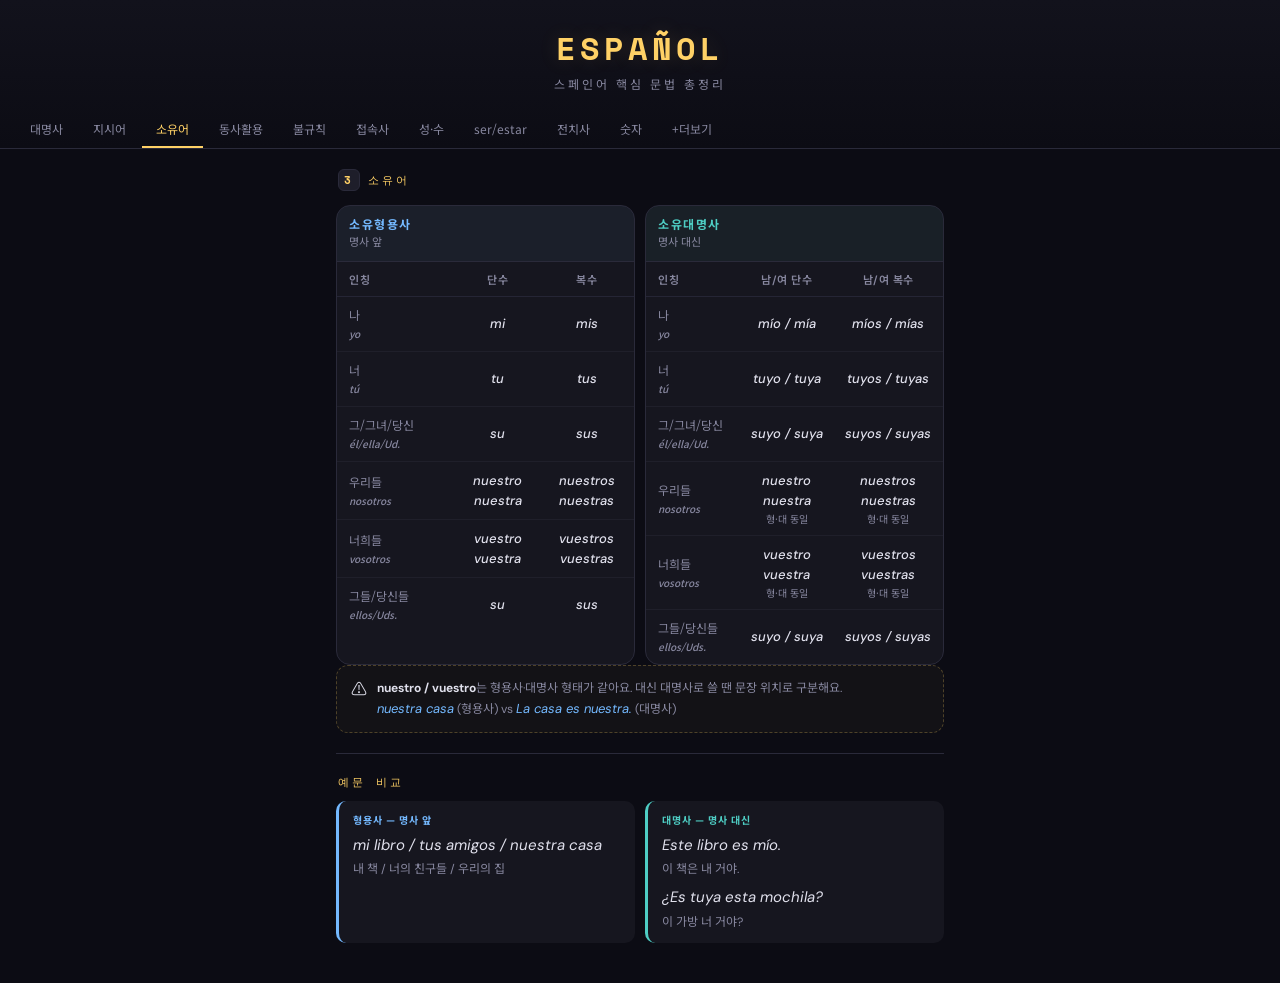
<file: possessives.html>
<!DOCTYPE html>
<html lang="ko">
<head>
<meta charset="UTF-8">
<meta name="viewport" content="width=device-width, initial-scale=1.0, maximum-scale=1.0">
<title>ESPAÑOL 문법 정리 - 소유어</title>
<link href="https://fonts.googleapis.com/css2?family=Noto+Sans+KR:wght@400;500;700&family=DM+Sans:ital,wght@0,400;0,600;1,400&family=Space+Mono:wght@400;700&display=swap" rel="stylesheet">
<link rel="stylesheet" href="common.css">
</head>
<body>

<div class="app-header">
  <div class="app-title">
    <h1>ESPAÑOL</h1>
    <span>스페인어 핵심 문법 총정리</span>
  </div>
  <nav class="tab-nav">
    <a href="pronouns.html" class="tab-btn">대명사</a>
    <a href="demonstratives.html" class="tab-btn">지시어</a>
    <a href="possessives.html" class="tab-btn active">소유어</a>
    <a href="verbs-regular.html" class="tab-btn">동사활용</a>
    <a href="verbs-irregular.html" class="tab-btn">불규칙</a>
    <a href="conjunctions.html" class="tab-btn">접속사</a>
    <a href="gender.html" class="tab-btn">성·수</a>
    <a href="ser-estar.html" class="tab-btn">ser/estar</a>
    <a href="prepositions.html" class="tab-btn">전치사</a>
    <a href="numbers.html" class="tab-btn">숫자</a>
    <a href="extra.html" class="tab-btn">+더보기</a>
  </nav>
</div>

<div class="content">

<p class="section-title"><span class="section-num">3</span>소유어</p>

<!-- 좌우 표 하나씩 -->
<div class="gender-grid">
  <!-- 왼쪽: 소유형용사 -->
  <div class="card" style="padding:0;overflow:hidden;margin-bottom:0">
    <div style="background:#74b9ff0d;padding:10px 12px;border-bottom:1px solid var(--border)">
      <div style="font-size:12px;color:var(--accent4);letter-spacing:1.5px;text-transform:uppercase;font-weight:700">소유형용사</div>
      <div style="font-size:11px;color:var(--text2)">명사 앞</div>
    </div>
    <table class="data-table">
      <thead>
        <tr>
          <th style="text-align:left;padding-left:12px">인칭</th>
          <th>단수</th>
          <th>복수</th>
        </tr>
      </thead>
      <tbody>
        <tr>
          <td class="row-label">나<br><span class="sp" style="font-size:10px">yo</span></td>
          <td><span class="sp">mi</span></td>
          <td><span class="sp">mis</span></td>
        </tr>
        <tr>
          <td class="row-label">너<br><span class="sp" style="font-size:10px">tú</span></td>
          <td><span class="sp">tu</span></td>
          <td><span class="sp">tus</span></td>
        </tr>
        <tr>
          <td class="row-label">그/그녀/당신<br><span class="sp" style="font-size:10px">él/ella/Ud.</span></td>
          <td><span class="sp">su</span></td>
          <td><span class="sp">sus</span></td>
        </tr>
        <tr>
          <td class="row-label">우리들<br><span class="sp" style="font-size:10px">nosotros</span></td>
          <td><span class="sp">nuestro<br>nuestra</span></td>
          <td><span class="sp">nuestros<br>nuestras</span></td>
        </tr>
        <tr>
          <td class="row-label">너희들<br><span class="sp" style="font-size:10px">vosotros</span></td>
          <td><span class="sp">vuestro<br>vuestra</span></td>
          <td><span class="sp">vuestros<br>vuestras</span></td>
        </tr>
        <tr>
          <td class="row-label">그들/당신들<br><span class="sp" style="font-size:10px">ellos/Uds.</span></td>
          <td><span class="sp">su</span></td>
          <td><span class="sp">sus</span></td>
        </tr>
      </tbody>
    </table>
  </div>

  <!-- 오른쪽: 소유대명사 -->
  <div class="card" style="padding:0;overflow:hidden;margin-bottom:0">
    <div style="background:#4ecdc40d;padding:10px 12px;border-bottom:1px solid var(--border)">
      <div style="font-size:12px;color:var(--accent3);letter-spacing:1.5px;text-transform:uppercase;font-weight:700">소유대명사</div>
      <div style="font-size:11px;color:var(--text2)">명사 대신</div>
    </div>
    <table class="data-table">
      <thead>
        <tr>
          <th style="text-align:left;padding-left:12px">인칭</th>
          <th>남/여 단수</th>
          <th>남/여 복수</th>
        </tr>
      </thead>
      <tbody>
        <tr>
          <td class="row-label">나<br><span class="sp" style="font-size:10px">yo</span></td>
          <td><span class="sp">mío / mía</span></td>
          <td><span class="sp">míos / mías</span></td>
        </tr>
        <tr>
          <td class="row-label">너<br><span class="sp" style="font-size:10px">tú</span></td>
          <td><span class="sp">tuyo / tuya</span></td>
          <td><span class="sp">tuyos / tuyas</span></td>
        </tr>
        <tr>
          <td class="row-label">그/그녀/당신<br><span class="sp" style="font-size:10px">él/ella/Ud.</span></td>
          <td><span class="sp">suyo / suya</span></td>
          <td><span class="sp">suyos / suyas</span></td>
        </tr>
        <tr>
          <td class="row-label">우리들<br><span class="sp" style="font-size:10px">nosotros</span></td>
          <td><span class="sp">nuestro<br>nuestra</span><br><span class="kr">형·대 동일</span></td>
          <td><span class="sp">nuestros<br>nuestras</span><br><span class="kr">형·대 동일</span></td>
        </tr>
        <tr>
          <td class="row-label">너희들<br><span class="sp" style="font-size:10px">vosotros</span></td>
          <td><span class="sp">vuestro<br>vuestra</span><br><span class="kr">형·대 동일</span></td>
          <td><span class="sp">vuestros<br>vuestras</span><br><span class="kr">형·대 동일</span></td>
        </tr>
        <tr>
          <td class="row-label">그들/당신들<br><span class="sp" style="font-size:10px">ellos/Uds.</span></td>
          <td><span class="sp">suyo / suya</span></td>
          <td><span class="sp">suyos / suyas</span></td>
        </tr>
      </tbody>
    </table>
  </div>
</div>

<div class="tip-box">
  <span class="tip-icon">⚠️</span>
  <span class="tip-text"><strong>nuestro / vuestro</strong>는 형용사·대명사 형태가 같아요. 대신 대명사로 쓸 땐 문장 위치로 구분해요.<br>
  <span class="sp">nuestra casa</span> (형용사) vs <span class="sp">La casa es nuestra.</span> (대명사)</span>
</div>

<div class="divider"></div>

<p class="section-title" style="margin-bottom:10px">예문 비교</p>

<!-- 예문도 좌우 그리드 -->
<div class="gender-grid">
  <div style="background:var(--surface);border-radius:10px;padding:12px 14px;border-left:3px solid var(--accent4)">
    <div style="font-size:10px;color:var(--accent4);letter-spacing:1px;text-transform:uppercase;font-weight:700;margin-bottom:6px">형용사 — 명사 앞</div>
    <div style="font-family:'DM Sans',sans-serif;font-style:italic;font-size:15px">mi libro / tus amigos / nuestra casa</div>
    <div style="font-size:12px;color:var(--text2);margin-top:4px">내 책 / 너의 친구들 / 우리의 집</div>
  </div>
  <div style="background:var(--surface);border-radius:10px;padding:12px 14px;border-left:3px solid var(--accent3)">
    <div style="font-size:10px;color:var(--accent3);letter-spacing:1px;text-transform:uppercase;font-weight:700;margin-bottom:6px">대명사 — 명사 대신</div>
    <div style="font-family:'DM Sans',sans-serif;font-style:italic;font-size:15px">Este libro es mío.</div>
    <div style="font-size:12px;color:var(--text2);margin-top:4px">이 책은 내 거야.</div>
    <div style="font-family:'DM Sans',sans-serif;font-style:italic;font-size:15px;margin-top:8px">¿Es tuya esta mochila?</div>
    <div style="font-size:12px;color:var(--text2);margin-top:4px">이 가방 너 거야?</div>
  </div>
</div>

</div>

<script src="common.js"></script>
</body>
</html>
</file>
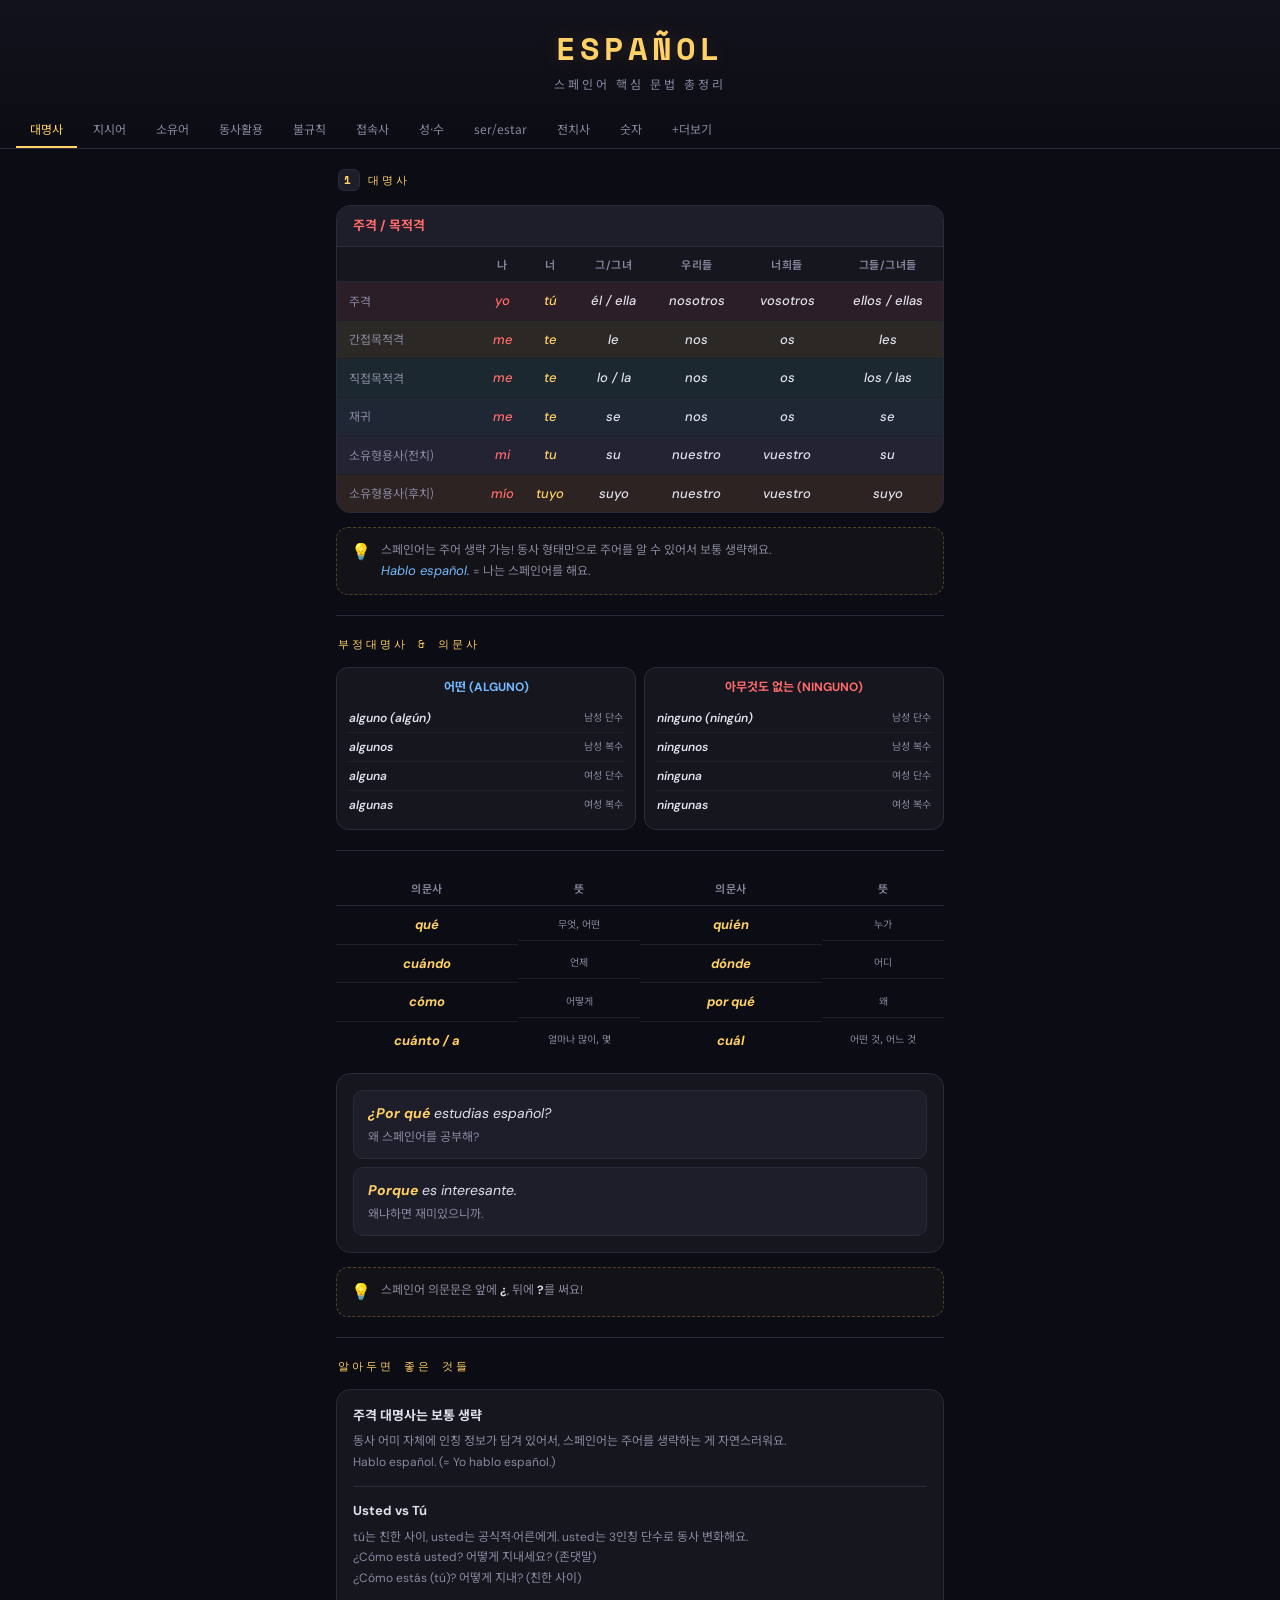
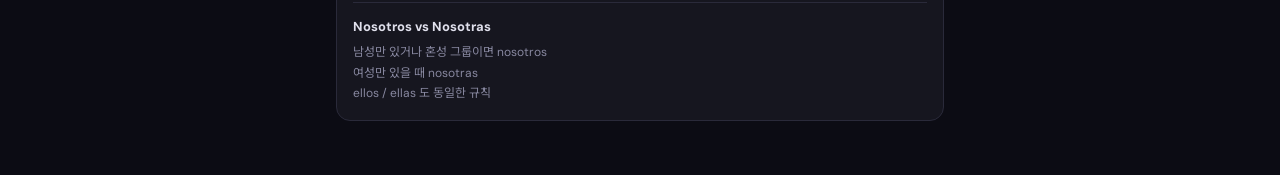
<file: pronouns.html>
<!DOCTYPE html>
<html lang="ko">
<head>
<meta charset="UTF-8">
<meta name="viewport" content="width=device-width, initial-scale=1.0, maximum-scale=1.0">
<title>ESPAÑOL 문법 정리 - 대명사</title>
<link href="https://fonts.googleapis.com/css2?family=Noto+Sans+KR:wght@400;500;700&family=DM+Sans:ital,wght@0,400;0,600;1,400&family=Space+Mono:wght@400;700&display=swap" rel="stylesheet">
<link rel="stylesheet" href="common.css">
</head>
<body>

<div class="app-header">
  <div class="app-title">
    <h1>ESPAÑOL</h1>
    <span>스페인어 핵심 문법 총정리</span>
  </div>
  <nav class="tab-nav">
    <a href="pronouns.html" class="tab-btn active">대명사</a>
    <a href="demonstratives.html" class="tab-btn">지시어</a>
    <a href="possessives.html" class="tab-btn">소유어</a>
    <a href="verbs-regular.html" class="tab-btn">동사활용</a>
    <a href="verbs-irregular.html" class="tab-btn">불규칙</a>
    <a href="conjunctions.html" class="tab-btn">접속사</a>
    <a href="gender.html" class="tab-btn">성·수</a>
    <a href="ser-estar.html" class="tab-btn">ser/estar</a>
    <a href="prepositions.html" class="tab-btn">전치사</a>
    <a href="numbers.html" class="tab-btn">숫자</a>
    <a href="extra.html" class="tab-btn">+더보기</a>
  </nav>
</div>

<div class="content">

<p class="section-title"><span class="section-num">1</span>대명사</p>

<div class="pronoun-table-card">
  <div class="header">주격 / 목적격</div>
  <table class="data-table" style="border:none;border-radius:0">
    <tr>
      <th style="border-left:none"></th>
      <th>나</th>
      <th>너</th>
      <th>그/그녀</th>
      <th>우리들</th>
      <th>너희들</th>
      <th>그들/그녀들</th>
    </tr>
    <tr class="row-yo">
      <td class="row-label">주격</td>
      <td><span class="sp" style="color:var(--accent1)">yo</span></td>
      <td><span class="sp" style="color:var(--accent2)">tú</span></td>
      <td><span class="sp">él / ella</span></td>
      <td><span class="sp">nosotros</span></td>
      <td><span class="sp">vosotros</span></td>
      <td><span class="sp">ellos / ellas</span></td>
    </tr>
    <tr class="row-tu">
      <td class="row-label">간접목적격</td>
      <td><span class="sp" style="color:var(--accent1)">me</span></td>
      <td><span class="sp" style="color:var(--accent2)">te</span></td>
      <td><span class="sp">le</span></td>
      <td><span class="sp">nos</span></td>
      <td><span class="sp">os</span></td>
      <td><span class="sp">les</span></td>
    </tr>
    <tr class="row-el">
      <td class="row-label">직접목적격</td>
      <td><span class="sp" style="color:var(--accent1)">me</span></td>
      <td><span class="sp" style="color:var(--accent2)">te</span></td>
      <td><span class="sp">lo / la</span></td>
      <td><span class="sp">nos</span></td>
      <td><span class="sp">os</span></td>
      <td><span class="sp">los / las</span></td>
    </tr>
    <tr class="row-nos">
      <td class="row-label">재귀</td>
      <td><span class="sp" style="color:var(--accent1)">me</span></td>
      <td><span class="sp" style="color:var(--accent2)">te</span></td>
      <td><span class="sp">se</span></td>
      <td><span class="sp">nos</span></td>
      <td><span class="sp">os</span></td>
      <td><span class="sp">se</span></td>
    </tr>
    <tr class="row-vos">
      <td class="row-label">소유형용사(전치)</td>
      <td><span class="sp" style="color:var(--accent1)">mi</span></td>
      <td><span class="sp" style="color:var(--accent2)">tu</span></td>
      <td><span class="sp">su</span></td>
      <td><span class="sp">nuestro</span></td>
      <td><span class="sp">vuestro</span></td>
      <td><span class="sp">su</span></td>
    </tr>
    <tr class="row-ell">
      <td class="row-label">소유형용사(후치)</td>
      <td><span class="sp" style="color:var(--accent1)">mío</span></td>
      <td><span class="sp" style="color:var(--accent2)">tuyo</span></td>
      <td><span class="sp">suyo</span></td>
      <td><span class="sp">nuestro</span></td>
      <td><span class="sp">vuestro</span></td>
      <td><span class="sp">suyo</span></td>
    </tr>
  </table>
</div>

<div class="tip-box">
  <span class="tip-icon">💡</span>
  <span class="tip-text">스페인어는 주어 생략 가능! 동사 형태만으로 주어를 알 수 있어서 보통 생략해요.<br><span class="sp">Hablo español.</span> = 나는 스페인어를 해요.</span>
</div>

<div class="divider"></div>

<p class="section-title">부정대명사 &amp; 의문사</p>

<div class="neg-grid">
  <div class="neg-card">
    <div class="neg-card-title" style="color:var(--accent4)">어떤 (ALGUNO)</div>
    <table class="neg-table">
      <tr><td><span class="sp">alguno (algún)</span></td><td class="kr">남성 단수</td></tr>
      <tr><td><span class="sp">algunos</span></td><td class="kr">남성 복수</td></tr>
      <tr><td><span class="sp">alguna</span></td><td class="kr">여성 단수</td></tr>
      <tr><td><span class="sp">algunas</span></td><td class="kr">여성 복수</td></tr>
    </table>
  </div>
  <div class="neg-card">
    <div class="neg-card-title" style="color:var(--accent1)">아무것도 없는 (NINGUNO)</div>
    <table class="neg-table">
      <tr><td><span class="sp">ninguno (ningún)</span></td><td class="kr">남성 단수</td></tr>
      <tr><td><span class="sp">ningunos</span></td><td class="kr">남성 복수</td></tr>
      <tr><td><span class="sp">ninguna</span></td><td class="kr">여성 단수</td></tr>
      <tr><td><span class="sp">ningunas</span></td><td class="kr">여성 복수</td></tr>
    </table>
  </div>
</div>

<div class="divider"></div>

<table class="data-table" style="margin-top:14px">
  <tr>
    <th style="width:30%">의문사</th>
    <th style="width:20%">뜻</th>
    <th style="width:30%">의문사</th>
    <th style="width:20%">뜻</th>
  </tr>
  <tr>
    <td><span class="sp" style="color:var(--accent2);font-weight:700">qué</span></td>
    <td class="kr">무엇, 어떤</td>
    <td><span class="sp" style="color:var(--accent2);font-weight:700">quién</span></td>
    <td class="kr">누가</td>
  </tr>
  <tr>
    <td><span class="sp" style="color:var(--accent2);font-weight:700">cuándo</span></td>
    <td class="kr">언제</td>
    <td><span class="sp" style="color:var(--accent2);font-weight:700">dónde</span></td>
    <td class="kr">어디</td>
  </tr>
  <tr>
    <td><span class="sp" style="color:var(--accent2);font-weight:700">cómo</span></td>
    <td class="kr">어떻게</td>
    <td><span class="sp" style="color:var(--accent2);font-weight:700">por qué</span></td>
    <td class="kr">왜</td>
  </tr>
  <tr>
    <td><span class="sp" style="color:var(--accent2);font-weight:700">cuánto / a</span></td>
    <td class="kr">얼마나 많이, 몇</td>
    <td><span class="sp" style="color:var(--accent2);font-weight:700">cuál</span></td>
    <td class="kr">어떤 것, 어느 것</td>
  </tr>
</table>

<div class="card" style="margin-top:14px">
  <div class="sentence-list">
    <div class="sentence-item">
      <div class="sentence-sp"><span style="color:var(--accent2);font-weight:700">¿Por qué</span> estudias español?</div>
      <div class="sentence-kr">왜 스페인어를 공부해?</div>
    </div>
    <div class="sentence-item">
      <div class="sentence-sp"><span style="color:var(--accent2);font-weight:700">Porque</span> es interesante.</div>
      <div class="sentence-kr">왜냐하면 재미있으니까.</div>
    </div>
  </div>
</div>

<div class="tip-box" style="margin-top:14px">
  <span class="tip-icon">💡</span>
  <span class="tip-text">스페인어 의문문은 앞에 <strong>¿</strong>, 뒤에 <strong>?</strong>를 써요!</span>
</div>

<div class="divider"></div>

<p class="section-title">알아두면 좋은 것들</p>

<div class="card">
  <div style="display:grid;grid-template-columns:1fr;gap:14px">
    <div>
      <div style="font-size:13px;font-weight:700;color:var(--text);margin-bottom:6px">주격 대명사는 보통 생략</div>
      <div style="font-size:12px;color:var(--text2);line-height:1.7">동사 어미 자체에 인칭 정보가 담겨 있어서, 스페인어는 주어를 생략하는 게 자연스러워요.<br><span class="sp">Hablo español. (= Yo hablo español.)</span></div>
    </div>
    <div style="height:1px;background:var(--border)"></div>
    <div>
      <div style="font-size:13px;font-weight:700;color:var(--text);margin-bottom:6px">Usted vs Tú</div>
      <div style="font-size:12px;color:var(--text2);line-height:1.7"><span class="sp">tú</span>는 친한 사이, <span class="sp">usted</span>는 공식적·어른에게. <span class="sp">usted</span>는 3인칭 단수로 동사 변화해요.<br><span class="sp">¿Cómo está usted?</span> 어떻게 지내세요? (존댓말)<br><span class="sp">¿Cómo estás (tú)?</span> 어떻게 지내? (친한 사이)</div>
    </div>
    <div style="height:1px;background:var(--border)"></div>
    <div>
      <div style="font-size:13px;font-weight:700;color:var(--text);margin-bottom:6px">Nosotros vs Nosotras</div>
      <div style="font-size:12px;color:var(--text2);line-height:1.7">남성만 있거나 혼성 그룹이면 <span class="sp">nosotros</span><br>여성만 있을 때 <span class="sp">nosotras</span><br><span class="sp">ellos / ellas</span> 도 동일한 규칙</div>
    </div>
  </div>
</div>

</div>

<script src="common.js"></script>
</body>
</html>
</file>
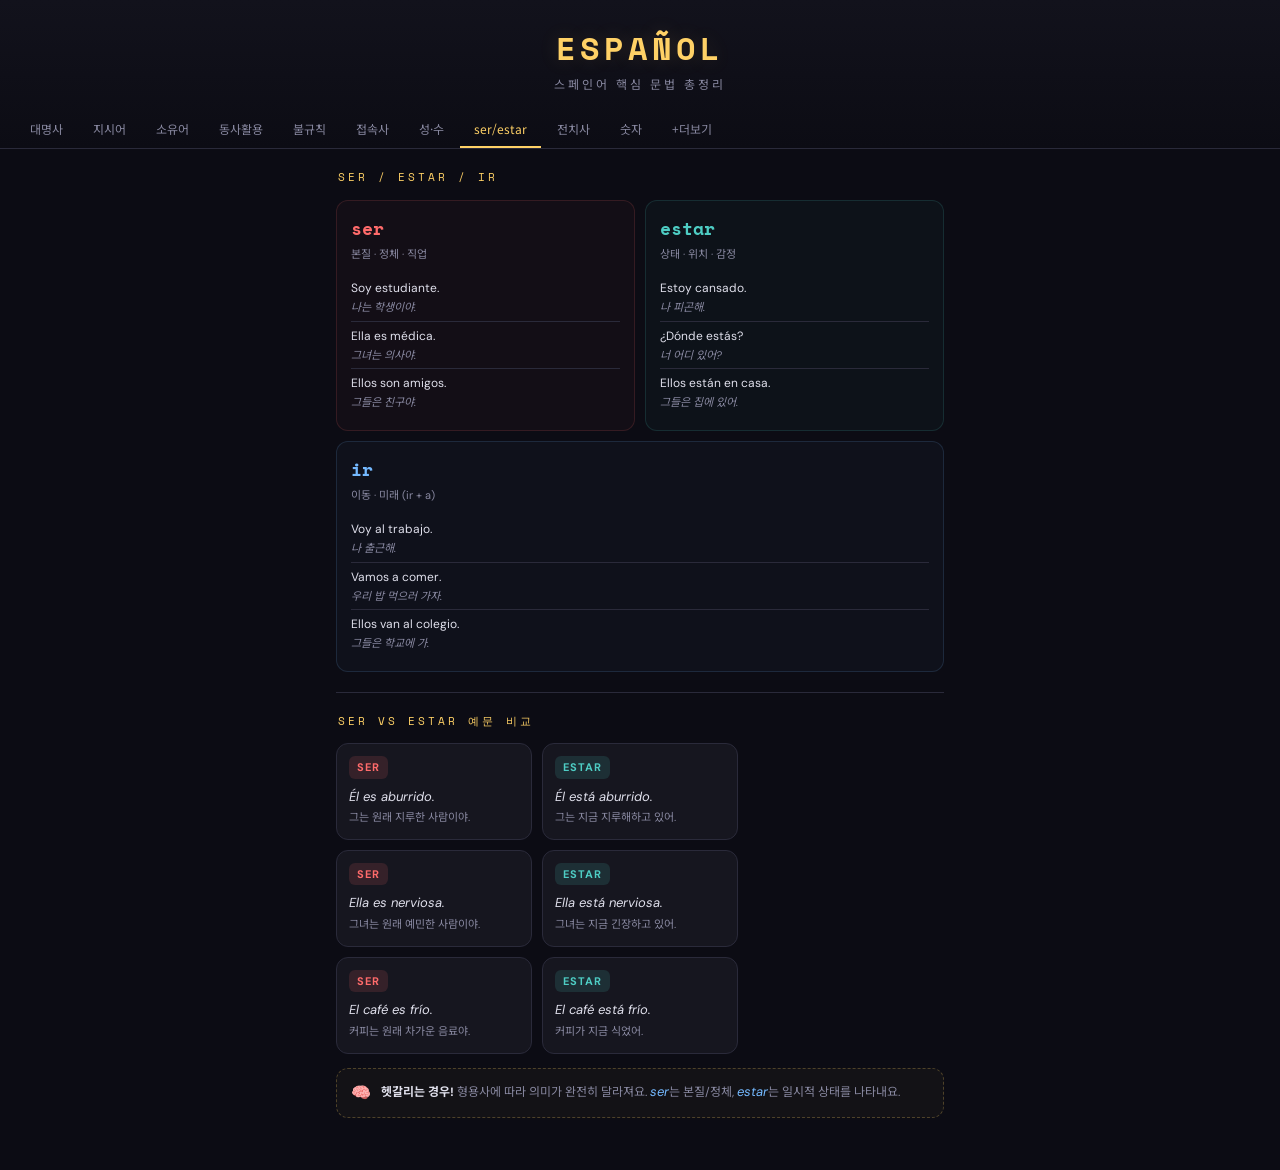
<file: ser-estar.html>
<!DOCTYPE html>
<html lang="ko">
<head>
<meta charset="UTF-8">
<meta name="viewport" content="width=device-width, initial-scale=1.0, maximum-scale=1.0">
<title>ESPAÑOL 문법 정리 - ser/estar</title>
<link href="https://fonts.googleapis.com/css2?family=Noto+Sans+KR:wght@400;500;700&family=DM+Sans:ital,wght@0,400;0,600;1,400&family=Space+Mono:wght@400;700&display=swap" rel="stylesheet">
<link rel="stylesheet" href="common.css">
</head>
<body>

<div class="app-header">
  <div class="app-title">
    <h1>ESPAÑOL</h1>
    <span>스페인어 핵심 문법 총정리</span>
  </div>
  <nav class="tab-nav">
    <a href="pronouns.html" class="tab-btn">대명사</a>
    <a href="demonstratives.html" class="tab-btn">지시어</a>
    <a href="possessives.html" class="tab-btn">소유어</a>
    <a href="verbs-regular.html" class="tab-btn">동사활용</a>
    <a href="verbs-irregular.html" class="tab-btn">불규칙</a>
    <a href="conjunctions.html" class="tab-btn">접속사</a>
    <a href="gender.html" class="tab-btn">성·수</a>
    <a href="ser-estar.html" class="tab-btn active">ser/estar</a>
    <a href="prepositions.html" class="tab-btn">전치사</a>
    <a href="numbers.html" class="tab-btn">숫자</a>
    <a href="extra.html" class="tab-btn">+더보기</a>
  </nav>
</div>

<div class="content">

<p class="section-title">ser / estar / ir</p>

<div class="vs-grid">
  <div class="vs-card ser">
    <div class="vs-title">ser</div>
    <div class="vs-subtitle">본질 · 정체 · 직업</div>
    <ul class="vs-uses">
      <li class="vs-use-item">Soy estudiante.<span class="ex">나는 학생이야.</span></li>
      <li class="vs-use-item">Ella es médica.<span class="ex">그녀는 의사야.</span></li>
      <li class="vs-use-item">Ellos son amigos.<span class="ex">그들은 친구야.</span></li>
    </ul>
  </div>
  <div class="vs-card estar">
    <div class="vs-title">estar</div>
    <div class="vs-subtitle">상태 · 위치 · 감정</div>
    <ul class="vs-uses">
      <li class="vs-use-item"><span class="sp">Estoy cansado.</span><span class="ex">나 피곤해.</span></li>
      <li class="vs-use-item"><span class="sp">¿Dónde estás?</span><span class="ex">너 어디 있어?</span></li>
      <li class="vs-use-item"><span class="sp">Ellos están en casa.</span><span class="ex">그들은 집에 있어.</span></li>
    </ul>
  </div>
  <div class="vs-card ir" style="grid-column:1/-1">
    <div class="vs-title">ir</div>
    <div class="vs-subtitle">이동 · 미래 (ir + a)</div>
    <ul class="vs-uses">
      <li class="vs-use-item"><span class="sp">Voy al trabajo.</span><span class="ex">나 출근해.</span></li>
      <li class="vs-use-item"><span class="sp">Vamos a comer.</span><span class="ex">우리 밥 먹으러 가자.</span></li>
      <li class="vs-use-item"><span class="sp">Ellos van al colegio.</span><span class="ex">그들은 학교에 가.</span></li>
    </ul>
  </div>
</div>

<div class="divider"></div>

<p class="section-title">ser vs estar 예문 비교</p>

<div class="comp-grid">
  <div class="comp-card ser">
    <div class="comp-card-title">ser</div>
    <div class="comp-card-text">
      <span class="sp">Él es aburrido.</span>
      <span class="kr">그는 원래 지루한 사람이야.</span>
    </div>
  </div>
  <div class="comp-card estar">
    <div class="comp-card-title">estar</div>
    <div class="comp-card-text">
      <span class="sp">Él está aburrido.</span>
      <span class="kr">그는 지금 지루해하고 있어.</span>
    </div>
  </div>
</div>

<div class="comp-grid" style="margin-top:10px">
  <div class="comp-card ser">
    <div class="comp-card-title">ser</div>
    <div class="comp-card-text">
      <span class="sp">Ella es nerviosa.</span>
      <span class="kr">그녀는 원래 예민한 사람이야.</span>
    </div>
  </div>
  <div class="comp-card estar">
    <div class="comp-card-title">estar</div>
    <div class="comp-card-text">
      <span class="sp">Ella está nerviosa.</span>
      <span class="kr">그녀는 지금 긴장하고 있어.</span>
    </div>
  </div>
</div>

<div class="comp-grid" style="margin-top:10px">
  <div class="comp-card ser">
    <div class="comp-card-title">ser</div>
    <div class="comp-card-text">
      <span class="sp">El café es frío.</span>
      <span class="kr">커피는 원래 차가운 음료야.</span>
    </div>
  </div>
  <div class="comp-card estar">
    <div class="comp-card-title">estar</div>
    <div class="comp-card-text">
      <span class="sp">El café está frío.</span>
      <span class="kr">커피가 지금 식었어.</span>
    </div>
  </div>
</div>

<div class="tip-box" style="margin-top:14px">
  <span class="tip-icon">🧠</span>
  <span class="tip-text"><strong>헷갈리는 경우!</strong> 형용사에 따라 의미가 완전히 달라져요. <span class="sp">ser</span>는 본질/정체, <span class="sp">estar</span>는 일시적 상태를 나타내요.</span>
</div>

</div>

<script src="common.js"></script>
</body>
</html>
</file>
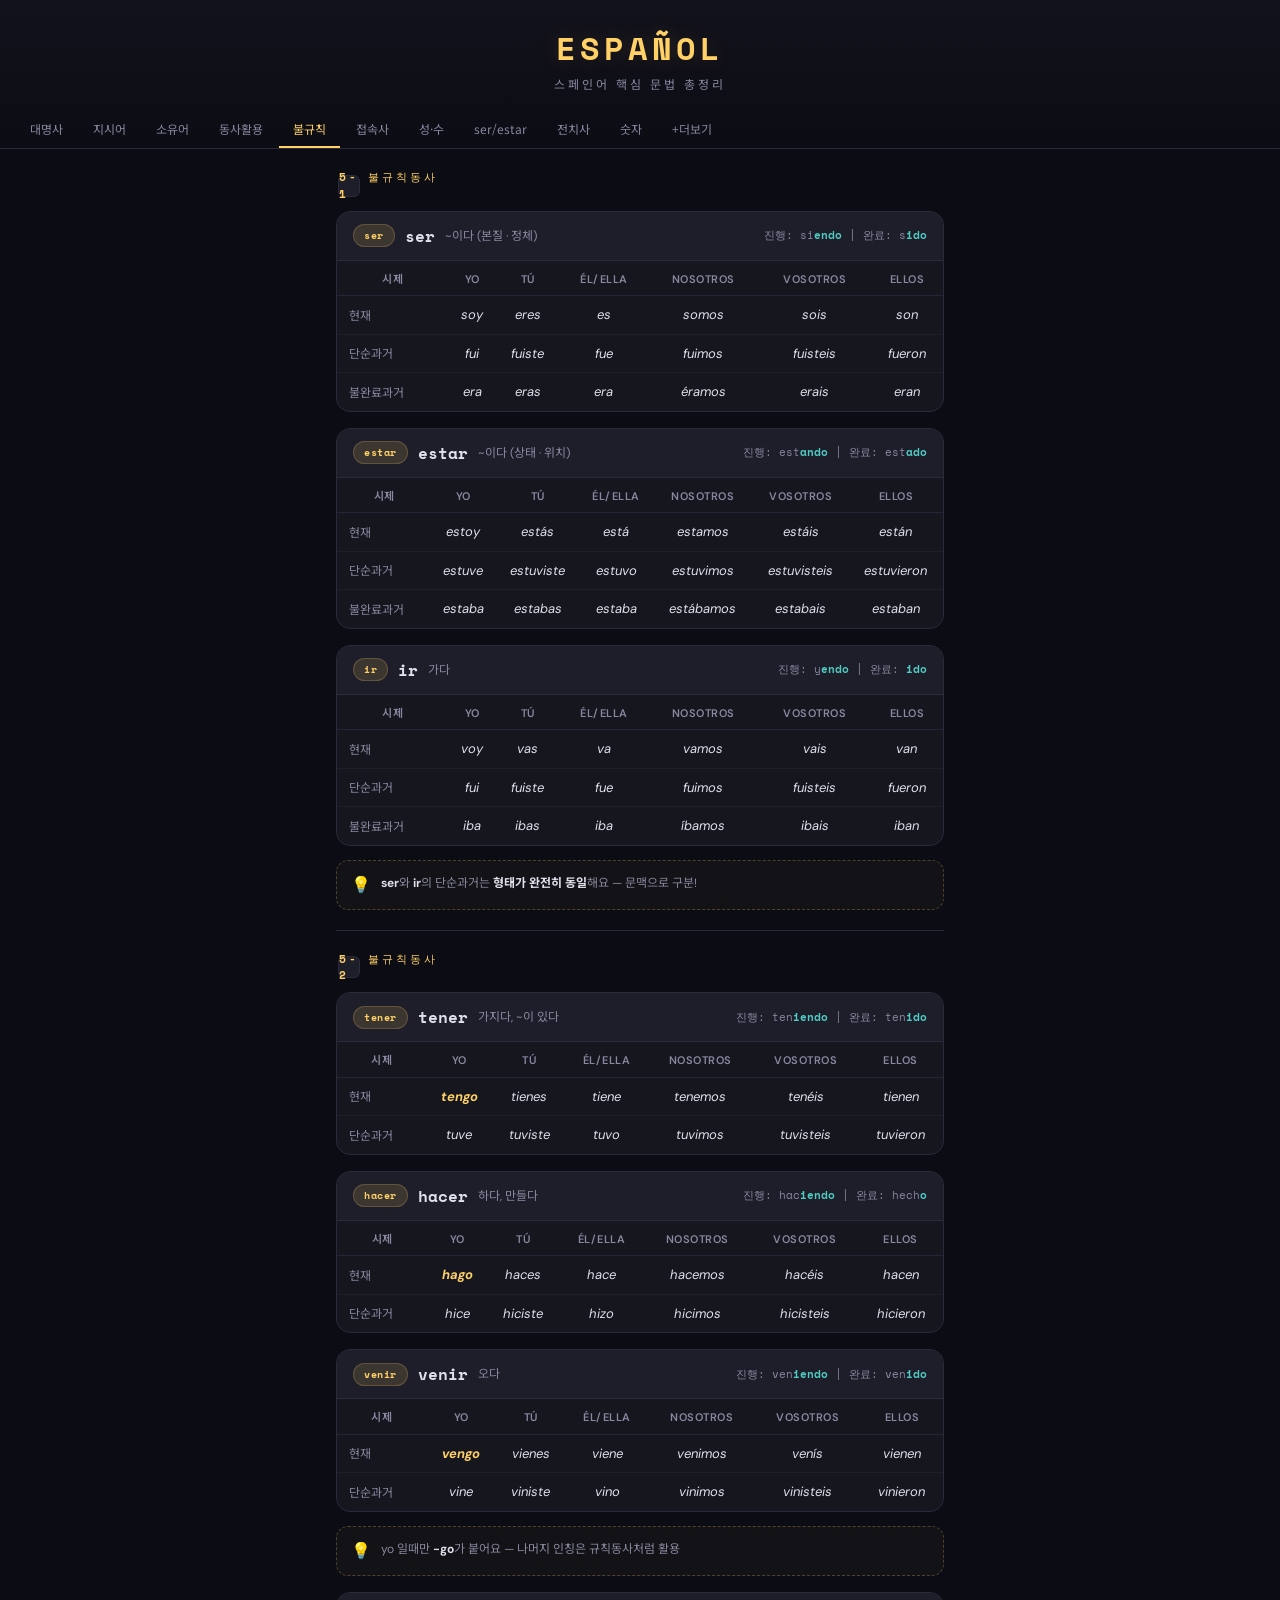
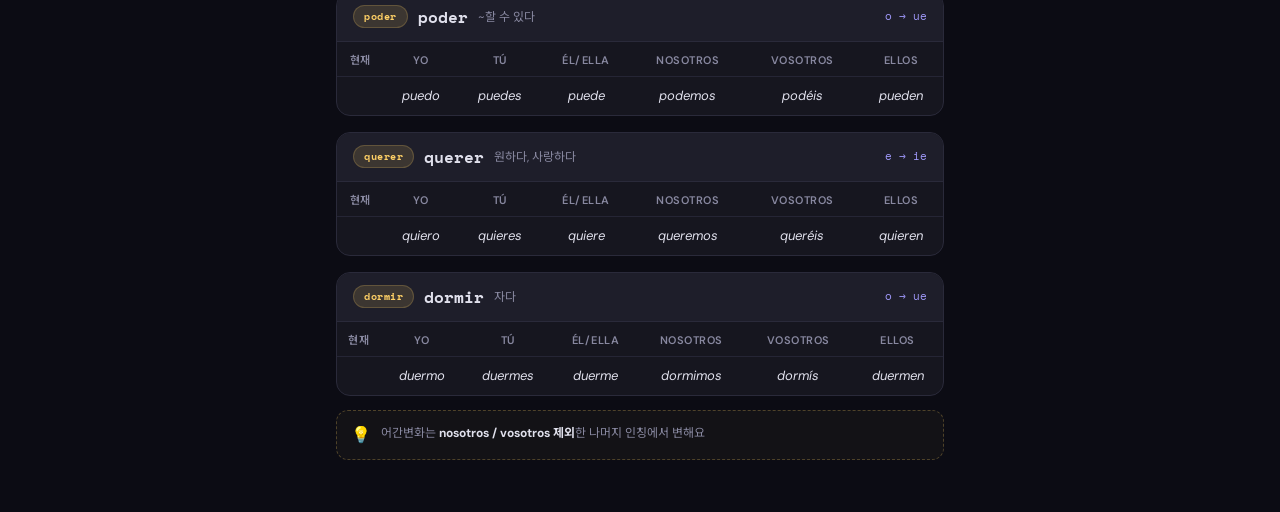
<file: verbs-irregular.html>
<!DOCTYPE html>
<html lang="ko">
<head>
<meta charset="UTF-8">
<meta name="viewport" content="width=device-width, initial-scale=1.0, maximum-scale=1.0">
<title>ESPAÑOL 문법 정리 - 불규칙동사</title>
<link href="https://fonts.googleapis.com/css2?family=Noto+Sans+KR:wght@400;500;700&family=DM+Sans:ital,wght@0,400;0,600;1,400&family=Space+Mono:wght@400;700&display=swap" rel="stylesheet">
<link rel="stylesheet" href="common.css">
</head>
<body>

<div class="app-header">
  <div class="app-title">
    <h1>ESPAÑOL</h1>
    <span>스페인어 핵심 문법 총정리</span>
  </div>
  <nav class="tab-nav">
    <a href="pronouns.html" class="tab-btn">대명사</a>
    <a href="demonstratives.html" class="tab-btn">지시어</a>
    <a href="possessives.html" class="tab-btn">소유어</a>
    <a href="verbs-regular.html" class="tab-btn">동사활용</a>
    <a href="verbs-irregular.html" class="tab-btn active">불규칙</a>
    <a href="conjunctions.html" class="tab-btn">접속사</a>
    <a href="gender.html" class="tab-btn">성·수</a>
    <a href="ser-estar.html" class="tab-btn">ser/estar</a>
    <a href="prepositions.html" class="tab-btn">전치사</a>
    <a href="numbers.html" class="tab-btn">숫자</a>
    <a href="extra.html" class="tab-btn">+더보기</a>
  </nav>
</div>

<div class="content">

<p class="section-title"><span class="section-num">5-1</span>불규칙동사</p>

<!-- SER -->
<div class="table-card">
  <div class="table-card-header">
    <span class="badge badge-irr">ser</span>
    <span class="title">ser</span>
    <span class="mean">~이다 (본질 · 정체)</span>
    <span class="forms">진행: si<span class="hl">endo</span> | 완료: s<span class="hl">ido</span></span>
  </div>
  <table class="verb-table" style="border:none;border-radius:0">
    <tr>
      <th style="border-left:none">시제</th>
      <th>YO</th>
      <th>TÚ</th>
      <th>ÉL/ELLA</th>
      <th>NOSOTROS</th>
      <th>VOSOTROS</th>
      <th>ELLOS</th>
    </tr>
    <tr>
      <td class="tense-label">현재</td>
      <td><span class="sp">soy</span></td>
      <td><span class="sp">eres</span></td>
      <td><span class="sp">es</span></td>
      <td><span class="sp">somos</span></td>
      <td><span class="sp">sois</span></td>
      <td><span class="sp">son</span></td>
    </tr>
    <tr>
      <td class="tense-label">단순과거</td>
      <td><span class="sp">fui</span></td>
      <td><span class="sp">fuiste</span></td>
      <td><span class="sp">fue</span></td>
      <td><span class="sp">fuimos</span></td>
      <td><span class="sp">fuisteis</span></td>
      <td><span class="sp">fueron</span></td>
    </tr>
    <tr>
      <td class="tense-label">불완료과거</td>
      <td><span class="sp">era</span></td>
      <td><span class="sp">eras</span></td>
      <td><span class="sp">era</span></td>
      <td><span class="sp">éramos</span></td>
      <td><span class="sp">erais</span></td>
      <td><span class="sp">eran</span></td>
    </tr>
  </table>
</div>

<!-- ESTAR -->
<div class="table-card" style="margin-top:16px">
  <div class="table-card-header">
    <span class="badge badge-irr">estar</span>
    <span class="title">estar</span>
    <span class="mean">~이다 (상태 · 위치)</span>
    <span class="forms">진행: est<span class="hl">ando</span> | 완료: est<span class="hl">ado</span></span>
  </div>
  <table class="verb-table" style="border:none;border-radius:0">
    <tr>
      <th style="border-left:none">시제</th>
      <th>YO</th>
      <th>TÚ</th>
      <th>ÉL/ELLA</th>
      <th>NOSOTROS</th>
      <th>VOSOTROS</th>
      <th>ELLOS</th>
    </tr>
    <tr>
      <td class="tense-label">현재</td>
      <td><span class="sp">estoy</span></td>
      <td><span class="sp">estás</span></td>
      <td><span class="sp">está</span></td>
      <td><span class="sp">estamos</span></td>
      <td><span class="sp">estáis</span></td>
      <td><span class="sp">están</span></td>
    </tr>
    <tr>
      <td class="tense-label">단순과거</td>
      <td><span class="sp">estuve</span></td>
      <td><span class="sp">estuviste</span></td>
      <td><span class="sp">estuvo</span></td>
      <td><span class="sp">estuvimos</span></td>
      <td><span class="sp">estuvisteis</span></td>
      <td><span class="sp">estuvieron</span></td>
    </tr>
    <tr>
      <td class="tense-label">불완료과거</td>
      <td><span class="sp">estaba</span></td>
      <td><span class="sp">estabas</span></td>
      <td><span class="sp">estaba</span></td>
      <td><span class="sp">estábamos</span></td>
      <td><span class="sp">estabais</span></td>
      <td><span class="sp">estaban</span></td>
    </tr>
  </table>
</div>

<!-- IR -->
<div class="table-card" style="margin-top:16px">
  <div class="table-card-header">
    <span class="badge badge-irr">ir</span>
    <span class="title">ir</span>
    <span class="mean">가다</span>
    <span class="forms">진행: y<span class="hl">endo</span> | 완료: <span class="hl">ido</span></span>
  </div>
  <table class="verb-table" style="border:none;border-radius:0">
    <tr>
      <th style="border-left:none">시제</th>
      <th>YO</th>
      <th>TÚ</th>
      <th>ÉL/ELLA</th>
      <th>NOSOTROS</th>
      <th>VOSOTROS</th>
      <th>ELLOS</th>
    </tr>
    <tr>
      <td class="tense-label">현재</td>
      <td><span class="sp">voy</span></td>
      <td><span class="sp">vas</span></td>
      <td><span class="sp">va</span></td>
      <td><span class="sp">vamos</span></td>
      <td><span class="sp">vais</span></td>
      <td><span class="sp">van</span></td>
    </tr>
    <tr>
      <td class="tense-label">단순과거</td>
      <td><span class="sp">fui</span></td>
      <td><span class="sp">fuiste</span></td>
      <td><span class="sp">fue</span></td>
      <td><span class="sp">fuimos</span></td>
      <td><span class="sp">fuisteis</span></td>
      <td><span class="sp">fueron</span></td>
    </tr>
    <tr>
      <td class="tense-label">불완료과거</td>
      <td><span class="sp">iba</span></td>
      <td><span class="sp">ibas</span></td>
      <td><span class="sp">iba</span></td>
      <td><span class="sp">íbamos</span></td>
      <td><span class="sp">ibais</span></td>
      <td><span class="sp">iban</span></td>
    </tr>
  </table>
</div>

<div class="tip-box">
  <span class="tip-icon">💡</span>
  <span class="tip-text"><strong>ser</strong>와 <strong>ir</strong>의 단순과거는 <strong>형태가 완전히 동일</strong>해요 — 문맥으로 구분!</span>
</div>

<div class="divider"></div>

<p class="section-title"><span class="section-num">5-2</span>불규칙동사</p>

<!-- TENER -->
<div class="table-card">
  <div class="table-card-header">
    <span class="badge badge-irr">tener</span>
    <span class="title">tener</span>
    <span class="mean">가지다, ~이 있다</span>
    <span class="forms">진행: ten<span class="hl">iendo</span> | 완료: ten<span class="hl">ido</span></span>
  </div>
  <table class="verb-table" style="border:none;border-radius:0">
    <tr>
      <th style="border-left:none">시제</th>
      <th>YO</th>
      <th>TÚ</th>
      <th>ÉL/ELLA</th>
      <th>NOSOTROS</th>
      <th>VOSOTROS</th>
      <th>ELLOS</th>
    </tr>
    <tr>
      <td class="tense-label">현재</td>
      <td><span class="sp" style="color:var(--accent2);font-weight:700">tengo</span></td>
      <td><span class="sp">tienes</span></td>
      <td><span class="sp">tiene</span></td>
      <td><span class="sp">tenemos</span></td>
      <td><span class="sp">tenéis</span></td>
      <td><span class="sp">tienen</span></td>
    </tr>
    <tr>
      <td class="tense-label">단순과거</td>
      <td><span class="sp">tuve</span></td>
      <td><span class="sp">tuviste</span></td>
      <td><span class="sp">tuvo</span></td>
      <td><span class="sp">tuvimos</span></td>
      <td><span class="sp">tuvisteis</span></td>
      <td><span class="sp">tuvieron</span></td>
    </tr>
  </table>
</div>

<!-- HACER -->
<div class="table-card" style="margin-top:16px">
  <div class="table-card-header">
    <span class="badge badge-irr">hacer</span>
    <span class="title">hacer</span>
    <span class="mean">하다, 만들다</span>
    <span class="forms">진행: hac<span class="hl">iendo</span> | 완료: hech<span class="hl">o</span></span>
  </div>
  <table class="verb-table" style="border:none;border-radius:0">
    <tr>
      <th style="border-left:none">시제</th>
      <th>YO</th>
      <th>TÚ</th>
      <th>ÉL/ELLA</th>
      <th>NOSOTROS</th>
      <th>VOSOTROS</th>
      <th>ELLOS</th>
    </tr>
    <tr>
      <td class="tense-label">현재</td>
      <td><span class="sp" style="color:var(--accent2);font-weight:700">hago</span></td>
      <td><span class="sp">haces</span></td>
      <td><span class="sp">hace</span></td>
      <td><span class="sp">hacemos</span></td>
      <td><span class="sp">hacéis</span></td>
      <td><span class="sp">hacen</span></td>
    </tr>
    <tr>
      <td class="tense-label">단순과거</td>
      <td><span class="sp">hice</span></td>
      <td><span class="sp">hiciste</span></td>
      <td><span class="sp">hizo</span></td>
      <td><span class="sp">hicimos</span></td>
      <td><span class="sp">hicisteis</span></td>
      <td><span class="sp">hicieron</span></td>
    </tr>
  </table>
</div>

<!-- VENIR -->
<div class="table-card" style="margin-top:16px">
  <div class="table-card-header">
    <span class="badge badge-irr">venir</span>
    <span class="title">venir</span>
    <span class="mean">오다</span>
    <span class="forms">진행: ven<span class="hl">iendo</span> | 완료: ven<span class="hl">ido</span></span>
  </div>
  <table class="verb-table" style="border:none;border-radius:0">
    <tr>
      <th style="border-left:none">시제</th>
      <th>YO</th>
      <th>TÚ</th>
      <th>ÉL/ELLA</th>
      <th>NOSOTROS</th>
      <th>VOSOTROS</th>
      <th>ELLOS</th>
    </tr>
    <tr>
      <td class="tense-label">현재</td>
      <td><span class="sp" style="color:var(--accent2);font-weight:700">vengo</span></td>
      <td><span class="sp">vienes</span></td>
      <td><span class="sp">viene</span></td>
      <td><span class="sp">venimos</span></td>
      <td><span class="sp">venís</span></td>
      <td><span class="sp">vienen</span></td>
    </tr>
    <tr>
      <td class="tense-label">단순과거</td>
      <td><span class="sp">vine</span></td>
      <td><span class="sp">viniste</span></td>
      <td><span class="sp">vino</span></td>
      <td><span class="sp">vinimos</span></td>
      <td><span class="sp">vinisteis</span></td>
      <td><span class="sp">vinieron</span></td>
    </tr>
  </table>
</div>

<div class="tip-box">
  <span class="tip-icon">💡</span>
  <span class="tip-text">yo 일때만 <strong>-go</strong>가 붙어요 — 나머지 인칭은 규칙동사처럼 활용</span>
</div>

<!-- PODER -->
<div class="table-card" style="margin-top:16px">
  <div class="table-card-header">
    <span class="badge badge-irr">poder</span>
    <span class="title">poder</span>
    <span class="mean">~할 수 있다</span>
    <span class="forms" style="color:var(--accent5)">o → ue</span>
  </div>
  <table class="verb-table" style="border:none;border-radius:0">
    <tr>
      <th style="border-left:none">현재</th>
      <th>YO</th>
      <th>TÚ</th>
      <th>ÉL/ELLA</th>
      <th>NOSOTROS</th>
      <th>VOSOTROS</th>
      <th>ELLOS</th>
    </tr>
    <tr>
      <td class="tense-label"></td>
      <td><span class="sp">puedo</span></td>
      <td><span class="sp">puedes</span></td>
      <td><span class="sp">puede</span></td>
      <td><span class="sp">podemos</span></td>
      <td><span class="sp">podéis</span></td>
      <td><span class="sp">pueden</span></td>
    </tr>
  </table>
</div>

<!-- QUERER -->
<div class="table-card" style="margin-top:16px">
  <div class="table-card-header">
    <span class="badge badge-irr">querer</span>
    <span class="title">querer</span>
    <span class="mean">원하다, 사랑하다</span>
    <span class="forms" style="color:var(--accent5)">e → ie</span>
  </div>
  <table class="verb-table" style="border:none;border-radius:0">
    <tr>
      <th style="border-left:none">현재</th>
      <th>YO</th>
      <th>TÚ</th>
      <th>ÉL/ELLA</th>
      <th>NOSOTROS</th>
      <th>VOSOTROS</th>
      <th>ELLOS</th>
    </tr>
    <tr>
      <td class="tense-label"></td>
      <td><span class="sp">quiero</span></td>
      <td><span class="sp">quieres</span></td>
      <td><span class="sp">quiere</span></td>
      <td><span class="sp">queremos</span></td>
      <td><span class="sp">queréis</span></td>
      <td><span class="sp">quieren</span></td>
    </tr>
  </table>
</div>

<!-- DORMIR -->
<div class="table-card" style="margin-top:16px">
  <div class="table-card-header">
    <span class="badge badge-irr">dormir</span>
    <span class="title">dormir</span>
    <span class="mean">자다</span>
    <span class="forms" style="color:var(--accent5)">o → ue</span>
  </div>
  <table class="verb-table" style="border:none;border-radius:0">
    <tr>
      <th style="border-left:none">현재</th>
      <th>YO</th>
      <th>TÚ</th>
      <th>ÉL/ELLA</th>
      <th>NOSOTROS</th>
      <th>VOSOTROS</th>
      <th>ELLOS</th>
    </tr>
    <tr>
      <td class="tense-label"></td>
      <td><span class="sp">duermo</span></td>
      <td><span class="sp">duermes</span></td>
      <td><span class="sp">duerme</span></td>
      <td><span class="sp">dormimos</span></td>
      <td><span class="sp">dormís</span></td>
      <td><span class="sp">duermen</span></td>
    </tr>
  </table>
</div>

<div class="tip-box">
  <span class="tip-icon">💡</span>
  <span class="tip-text">어간변화는 <strong>nosotros / vosotros 제외</strong>한 나머지 인칭에서 변해요</span>
</div>

</div>

<script src="common.js"></script>
</body>
</html>
</file>
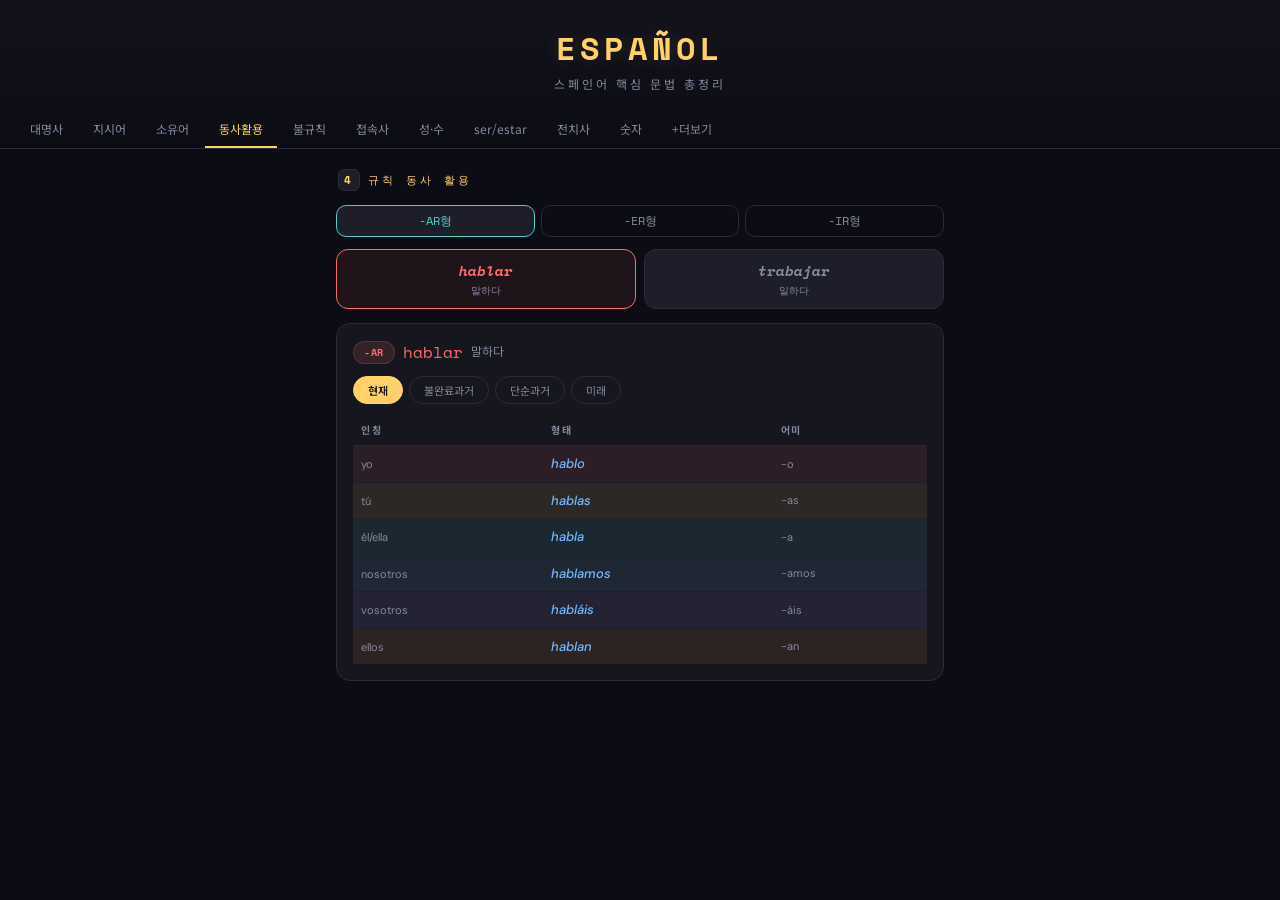
<file: verbs-regular.html>
<!DOCTYPE html>
<html lang="ko">
<head>
<meta charset="UTF-8">
<meta name="viewport" content="width=device-width, initial-scale=1.0, maximum-scale=1.0">
<title>ESPAÑOL 문법 정리 - 동사활용</title>
<link href="https://fonts.googleapis.com/css2?family=Noto+Sans+KR:wght@400;500;700&family=DM+Sans:ital,wght@0,400;0,600;1,400&family=Space+Mono:wght@400;700&display=swap" rel="stylesheet">
<link rel="stylesheet" href="common.css">
</head>
<body>

<div class="app-header">
  <div class="app-title">
    <h1>ESPAÑOL</h1>
    <span>스페인어 핵심 문법 총정리</span>
  </div>
  <nav class="tab-nav">
    <a href="pronouns.html" class="tab-btn">대명사</a>
    <a href="demonstratives.html" class="tab-btn">지시어</a>
    <a href="possessives.html" class="tab-btn">소유어</a>
    <a href="verbs-regular.html" class="tab-btn active">동사활용</a>
    <a href="verbs-irregular.html" class="tab-btn">불규칙</a>
    <a href="conjunctions.html" class="tab-btn">접속사</a>
    <a href="gender.html" class="tab-btn">성·수</a>
    <a href="ser-estar.html" class="tab-btn">ser/estar</a>
    <a href="prepositions.html" class="tab-btn">전치사</a>
    <a href="numbers.html" class="tab-btn">숫자</a>
    <a href="extra.html" class="tab-btn">+더보기</a>
  </nav>
</div>

<div class="content">
<!-- ===== 동사활용 ===== -->
<div class="tab-panel" id="tab-verbs">
  <p class="section-title"><span class="section-num">4</span>규칙 동사 활용</p>

  <div class="verb-tabs">
    <button class="verb-btn active" onclick="showVerb('ar')">-AR형</button>
    <button class="verb-btn" onclick="showVerb('er')">-ER형</button>
    <button class="verb-btn" onclick="showVerb('ir')">-IR형</button>
  </div>

  <!-- ====== AR ====== -->
  <div class="verb-panel active" id="vp-ar">
    <div class="verb-selector">
      <button class="vsel-btn ar-sel active" onclick="showVerbInst('ar','hablar',this)">
        <span class="vsel-name">hablar</span>
        <span class="vsel-mean">말하다</span>
      </button>
      <button class="vsel-btn ar-sel" onclick="showVerbInst('ar','trabajar',this)">
        <span class="vsel-name">trabajar</span>
        <span class="vsel-mean">일하다</span>
      </button>
    </div>

    <!-- hablar -->
    <div class="verb-instance active" id="vi-ar-hablar">
      <div class="card">
        <div style="display:flex;align-items:center;gap:8px;margin-bottom:12px">
          <span class="badge badge-ar">-AR</span>
          <span style="font-family:'Space Mono',monospace;font-size:16px;color:var(--accent1)">hablar</span>
          <span style="font-size:12px;color:var(--text2)">말하다</span>
        </div>
        <div class="tense-tabs">
          <button class="tense-btn active" onclick="showTense('ar_hablar','pres')">현재</button>
          <button class="tense-btn" onclick="showTense('ar_hablar','imp')">불완료과거</button>
          <button class="tense-btn" onclick="showTense('ar_hablar','pret')">단순과거</button>
          <button class="tense-btn" onclick="showTense('ar_hablar','fut')">미래</button>
        </div>
        <div class="tense-panel active" id="ar_hablar-pres">
          <table class="conj-table">
            <tr><th>인칭</th><th>형태</th><th>어미</th></tr>
            <tr class="row-yo"><td><span class="subj-label">yo</span></td><td><span class="sp">hablo</span></td><td class="kr">-o</td></tr>
            <tr class="row-tu"><td><span class="subj-label">tú</span></td><td><span class="sp">hablas</span></td><td class="kr">-as</td></tr>
            <tr class="row-el"><td><span class="subj-label">él/ella</span></td><td><span class="sp">habla</span></td><td class="kr">-a</td></tr>
            <tr class="row-nos"><td><span class="subj-label">nosotros</span></td><td><span class="sp">hablamos</span></td><td class="kr">-amos</td></tr>
            <tr class="row-vos"><td><span class="subj-label">vosotros</span></td><td><span class="sp">habláis</span></td><td class="kr">-áis</td></tr>
            <tr class="row-ell"><td><span class="subj-label">ellos</span></td><td><span class="sp">hablan</span></td><td class="kr">-an</td></tr>
          </table>
        </div>
        <div class="tense-panel" id="ar_hablar-imp">
          <table class="conj-table">
            <tr><th>인칭</th><th>형태</th><th>어미</th></tr>
            <tr class="row-yo"><td><span class="subj-label">yo</span></td><td><span class="sp">hablaba</span></td><td class="kr">-aba</td></tr>
            <tr class="row-tu"><td><span class="subj-label">tú</span></td><td><span class="sp">hablabas</span></td><td class="kr">-abas</td></tr>
            <tr class="row-el"><td><span class="subj-label">él/ella</span></td><td><span class="sp">hablaba</span></td><td class="kr">-aba</td></tr>
            <tr class="row-nos"><td><span class="subj-label">nosotros</span></td><td><span class="sp">hablábamos</span></td><td class="kr">-ábamos</td></tr>
            <tr class="row-vos"><td><span class="subj-label">vosotros</span></td><td><span class="sp">hablabais</span></td><td class="kr">-abais</td></tr>
            <tr class="row-ell"><td><span class="subj-label">ellos</span></td><td><span class="sp">hablaban</span></td><td class="kr">-aban</td></tr>
          </table>
          <div class="tip-box" style="margin-top:10px"><span class="tip-icon">📖</span><span class="tip-text"><strong>불완료과거</strong>: 과거의 반복적 행동, 상태, 진행 중이던 행동에 사용</span></div>
        </div>
        <div class="tense-panel" id="ar_hablar-pret">
          <table class="conj-table">
            <tr><th>인칭</th><th>형태</th><th>어미</th></tr>
            <tr class="row-yo"><td><span class="subj-label">yo</span></td><td><span class="sp">hablé</span></td><td class="kr">-é</td></tr>
            <tr class="row-tu"><td><span class="subj-label">tú</span></td><td><span class="sp">hablaste</span></td><td class="kr">-aste</td></tr>
            <tr class="row-el"><td><span class="subj-label">él/ella</span></td><td><span class="sp">habló</span></td><td class="kr">-ó</td></tr>
            <tr class="row-nos"><td><span class="subj-label">nosotros</span></td><td><span class="sp">hablamos</span></td><td class="kr">-amos</td></tr>
            <tr class="row-vos"><td><span class="subj-label">vosotros</span></td><td><span class="sp">hablasteis</span></td><td class="kr">-asteis</td></tr>
            <tr class="row-ell"><td><span class="subj-label">ellos</span></td><td><span class="sp">hablaron</span></td><td class="kr">-aron</td></tr>
          </table>
          <div class="tip-box" style="margin-top:10px"><span class="tip-icon">📖</span><span class="tip-text"><strong>단순과거</strong>: 과거의 완결된 행동에 사용</span></div>
        </div>
        <div class="tense-panel" id="ar_hablar-fut">
          <table class="conj-table">
            <tr><th>인칭</th><th>형태</th><th>어미</th></tr>
            <tr class="row-yo"><td><span class="subj-label">yo</span></td><td><span class="sp">hablaré</span></td><td class="kr">-é</td></tr>
            <tr class="row-tu"><td><span class="subj-label">tú</span></td><td><span class="sp">hablarás</span></td><td class="kr">-ás</td></tr>
            <tr class="row-el"><td><span class="subj-label">él/ella</span></td><td><span class="sp">hablará</span></td><td class="kr">-á</td></tr>
            <tr class="row-nos"><td><span class="subj-label">nosotros</span></td><td><span class="sp">hablaremos</span></td><td class="kr">-emos</td></tr>
            <tr class="row-vos"><td><span class="subj-label">vosotros</span></td><td><span class="sp">hablaréis</span></td><td class="kr">-éis</td></tr>
            <tr class="row-ell"><td><span class="subj-label">ellos</span></td><td><span class="sp">hablarán</span></td><td class="kr">-án</td></tr>
          </table>
        </div>
      </div>
    </div>

    <!-- trabajar -->
    <div class="verb-instance" id="vi-ar-trabajar">
      <div class="card">
        <div style="display:flex;align-items:center;gap:8px;margin-bottom:12px">
          <span class="badge badge-ar">-AR</span>
          <span style="font-family:'Space Mono',monospace;font-size:16px;color:var(--accent1)">trabajar</span>
          <span style="font-size:12px;color:var(--text2)">일하다</span>
        </div>
        <div class="tip-box" style="margin-bottom:10px">
          <span class="tip-icon">💡</span>
          <span class="tip-text">hablar과 <strong>완전히 동일한 어미 패턴</strong>이에요. 어간 <span class="sp">trabaj-</span>에 같은 어미를 붙이면 돼요!</span>
        </div>
        <div class="tense-tabs">
          <button class="tense-btn active" onclick="showTense('ar_trab','pres')">현재</button>
          <button class="tense-btn" onclick="showTense('ar_trab','imp')">불완료과거</button>
          <button class="tense-btn" onclick="showTense('ar_trab','pret')">단순과거</button>
          <button class="tense-btn" onclick="showTense('ar_trab','fut')">미래</button>
        </div>
        <div class="tense-panel active" id="ar_trab-pres">
          <table class="conj-table">
            <tr><th>인칭</th><th>형태</th><th>어미</th></tr>
            <tr class="row-yo"><td><span class="subj-label">yo</span></td><td><span class="sp">trabajo</span></td><td class="kr">-o</td></tr>
            <tr class="row-tu"><td><span class="subj-label">tú</span></td><td><span class="sp">trabajas</span></td><td class="kr">-as</td></tr>
            <tr class="row-el"><td><span class="subj-label">él/ella</span></td><td><span class="sp">trabaja</span></td><td class="kr">-a</td></tr>
            <tr class="row-nos"><td><span class="subj-label">nosotros</span></td><td><span class="sp">trabajamos</span></td><td class="kr">-amos</td></tr>
            <tr class="row-vos"><td><span class="subj-label">vosotros</span></td><td><span class="sp">trabajáis</span></td><td class="kr">-áis</td></tr>
            <tr class="row-ell"><td><span class="subj-label">ellos</span></td><td><span class="sp">trabajan</span></td><td class="kr">-an</td></tr>
          </table>
        </div>
        <div class="tense-panel" id="ar_trab-imp">
          <table class="conj-table">
            <tr><th>인칭</th><th>형태</th><th>어미</th></tr>
            <tr class="row-yo"><td><span class="subj-label">yo</span></td><td><span class="sp">trabajaba</span></td><td class="kr">-aba</td></tr>
            <tr class="row-tu"><td><span class="subj-label">tú</span></td><td><span class="sp">trabajabas</span></td><td class="kr">-abas</td></tr>
            <tr class="row-el"><td><span class="subj-label">él/ella</span></td><td><span class="sp">trabajaba</span></td><td class="kr">-aba</td></tr>
            <tr class="row-nos"><td><span class="subj-label">nosotros</span></td><td><span class="sp">trabajábamos</span></td><td class="kr">-ábamos</td></tr>
            <tr class="row-vos"><td><span class="subj-label">vosotros</span></td><td><span class="sp">trabajabais</span></td><td class="kr">-abais</td></tr>
            <tr class="row-ell"><td><span class="subj-label">ellos</span></td><td><span class="sp">trabajaban</span></td><td class="kr">-aban</td></tr>
          </table>
        </div>
        <div class="tense-panel" id="ar_trab-pret">
          <table class="conj-table">
            <tr><th>인칭</th><th>형태</th><th>어미</th></tr>
            <tr class="row-yo"><td><span class="subj-label">yo</span></td><td><span class="sp">trabajé</span></td><td class="kr">-é</td></tr>
            <tr class="row-tu"><td><span class="subj-label">tú</span></td><td><span class="sp">trabajaste</span></td><td class="kr">-aste</td></tr>
            <tr class="row-el"><td><span class="subj-label">él/ella</span></td><td><span class="sp">trabajó</span></td><td class="kr">-ó</td></tr>
            <tr class="row-nos"><td><span class="subj-label">nosotros</span></td><td><span class="sp">trabajamos</span></td><td class="kr">-amos</td></tr>
            <tr class="row-vos"><td><span class="subj-label">vosotros</span></td><td><span class="sp">trabajasteis</span></td><td class="kr">-asteis</td></tr>
            <tr class="row-ell"><td><span class="subj-label">ellos</span></td><td><span class="sp">trabajaron</span></td><td class="kr">-aron</td></tr>
          </table>
        </div>
        <div class="tense-panel" id="ar_trab-fut">
          <table class="conj-table">
            <tr><th>인칭</th><th>형태</th><th>어미</th></tr>
            <tr class="row-yo"><td><span class="subj-label">yo</span></td><td><span class="sp">trabajaré</span></td><td class="kr">-é</td></tr>
            <tr class="row-tu"><td><span class="subj-label">tú</span></td><td><span class="sp">trabajarás</span></td><td class="kr">-ás</td></tr>
            <tr class="row-el"><td><span class="subj-label">él/ella</span></td><td><span class="sp">trabajará</span></td><td class="kr">-á</td></tr>
            <tr class="row-nos"><td><span class="subj-label">nosotros</span></td><td><span class="sp">trabajaremos</span></td><td class="kr">-emos</td></tr>
            <tr class="row-vos"><td><span class="subj-label">vosotros</span></td><td><span class="sp">trabajaréis</span></td><td class="kr">-éis</td></tr>
            <tr class="row-ell"><td><span class="subj-label">ellos</span></td><td><span class="sp">trabajarán</span></td><td class="kr">-án</td></tr>
          </table>
        </div>
      </div>
    </div>
  </div>

  <!-- ====== ER ====== -->
  <div class="verb-panel" id="vp-er">
    <div class="verb-selector">
      <button class="vsel-btn er-sel active" onclick="showVerbInst('er','comer',this)">
        <span class="vsel-name">comer</span>
        <span class="vsel-mean">먹다</span>
      </button>
      <button class="vsel-btn er-sel" onclick="showVerbInst('er','beber',this)">
        <span class="vsel-name">beber</span>
        <span class="vsel-mean">마시다</span>
      </button>
    </div>

    <!-- comer -->
    <div class="verb-instance active" id="vi-er-comer">
      <div class="card">
        <div style="display:flex;align-items:center;gap:8px;margin-bottom:12px">
          <span class="badge badge-er">-ER</span>
          <span style="font-family:'Space Mono',monospace;font-size:16px;color:var(--accent3)">comer</span>
          <span style="font-size:12px;color:var(--text2)">먹다</span>
        </div>
        <div class="tense-tabs">
          <button class="tense-btn active" onclick="showTense('er_comer','pres')">현재</button>
          <button class="tense-btn" onclick="showTense('er_comer','imp')">불완료과거</button>
          <button class="tense-btn" onclick="showTense('er_comer','pret')">단순과거</button>
          <button class="tense-btn" onclick="showTense('er_comer','fut')">미래</button>
        </div>
        <div class="tense-panel active" id="er_comer-pres">
          <table class="conj-table">
            <tr><th>인칭</th><th>형태</th><th>어미</th></tr>
            <tr class="row-yo"><td><span class="subj-label">yo</span></td><td><span class="sp">como</span></td><td class="kr">-o</td></tr>
            <tr class="row-tu"><td><span class="subj-label">tú</span></td><td><span class="sp">comes</span></td><td class="kr">-es</td></tr>
            <tr class="row-el"><td><span class="subj-label">él/ella</span></td><td><span class="sp">come</span></td><td class="kr">-e</td></tr>
            <tr class="row-nos"><td><span class="subj-label">nosotros</span></td><td><span class="sp">comemos</span></td><td class="kr">-emos</td></tr>
            <tr class="row-vos"><td><span class="subj-label">vosotros</span></td><td><span class="sp">coméis</span></td><td class="kr">-éis</td></tr>
            <tr class="row-ell"><td><span class="subj-label">ellos</span></td><td><span class="sp">comen</span></td><td class="kr">-en</td></tr>
          </table>
        </div>
        <div class="tense-panel" id="er_comer-imp">
          <table class="conj-table">
            <tr><th>인칭</th><th>형태</th><th>어미</th></tr>
            <tr class="row-yo"><td><span class="subj-label">yo</span></td><td><span class="sp">comía</span></td><td class="kr">-ía</td></tr>
            <tr class="row-tu"><td><span class="subj-label">tú</span></td><td><span class="sp">comías</span></td><td class="kr">-ías</td></tr>
            <tr class="row-el"><td><span class="subj-label">él/ella</span></td><td><span class="sp">comía</span></td><td class="kr">-ía</td></tr>
            <tr class="row-nos"><td><span class="subj-label">nosotros</span></td><td><span class="sp">comíamos</span></td><td class="kr">-íamos</td></tr>
            <tr class="row-vos"><td><span class="subj-label">vosotros</span></td><td><span class="sp">comíais</span></td><td class="kr">-íais</td></tr>
            <tr class="row-ell"><td><span class="subj-label">ellos</span></td><td><span class="sp">comían</span></td><td class="kr">-ían</td></tr>
          </table>
        </div>
        <div class="tense-panel" id="er_comer-pret">
          <table class="conj-table">
            <tr><th>인칭</th><th>형태</th><th>어미</th></tr>
            <tr class="row-yo"><td><span class="subj-label">yo</span></td><td><span class="sp">comí</span></td><td class="kr">-í</td></tr>
            <tr class="row-tu"><td><span class="subj-label">tú</span></td><td><span class="sp">comiste</span></td><td class="kr">-iste</td></tr>
            <tr class="row-el"><td><span class="subj-label">él/ella</span></td><td><span class="sp">comió</span></td><td class="kr">-ió</td></tr>
            <tr class="row-nos"><td><span class="subj-label">nosotros</span></td><td><span class="sp">comimos</span></td><td class="kr">-imos</td></tr>
            <tr class="row-vos"><td><span class="subj-label">vosotros</span></td><td><span class="sp">comisteis</span></td><td class="kr">-isteis</td></tr>
            <tr class="row-ell"><td><span class="subj-label">ellos</span></td><td><span class="sp">comieron</span></td><td class="kr">-ieron</td></tr>
          </table>
        </div>
        <div class="tense-panel" id="er_comer-fut">
          <table class="conj-table">
            <tr><th>인칭</th><th>형태</th><th>어미</th></tr>
            <tr class="row-yo"><td><span class="subj-label">yo</span></td><td><span class="sp">comeré</span></td><td class="kr">-é</td></tr>
            <tr class="row-tu"><td><span class="subj-label">tú</span></td><td><span class="sp">comerás</span></td><td class="kr">-ás</td></tr>
            <tr class="row-el"><td><span class="subj-label">él/ella</span></td><td><span class="sp">comerá</span></td><td class="kr">-á</td></tr>
            <tr class="row-nos"><td><span class="subj-label">nosotros</span></td><td><span class="sp">comeremos</span></td><td class="kr">-emos</td></tr>
            <tr class="row-vos"><td><span class="subj-label">vosotros</span></td><td><span class="sp">comeréis</span></td><td class="kr">-éis</td></tr>
            <tr class="row-ell"><td><span class="subj-label">ellos</span></td><td><span class="sp">comerán</span></td><td class="kr">-án</td></tr>
          </table>
        </div>
      </div>
    </div>

    <!-- beber -->
    <div class="verb-instance" id="vi-er-beber">
      <div class="card">
        <div style="display:flex;align-items:center;gap:8px;margin-bottom:12px">
          <span class="badge badge-er">-ER</span>
          <span style="font-family:'Space Mono',monospace;font-size:16px;color:var(--accent3)">beber</span>
          <span style="font-size:12px;color:var(--text2)">마시다</span>
        </div>
        <div class="tip-box" style="margin-bottom:10px">
          <span class="tip-icon">💡</span>
          <span class="tip-text">comer과 <strong>완전히 동일한 어미 패턴</strong>이에요. 어간 <span class="sp">beb-</span>에 같은 어미를 붙이면 돼요!</span>
        </div>
        <div class="tense-tabs">
          <button class="tense-btn active" onclick="showTense('er_beber','pres')">현재</button>
          <button class="tense-btn" onclick="showTense('er_beber','imp')">불완료과거</button>
          <button class="tense-btn" onclick="showTense('er_beber','pret')">단순과거</button>
          <button class="tense-btn" onclick="showTense('er_beber','fut')">미래</button>
        </div>
        <div class="tense-panel active" id="er_beber-pres">
          <table class="conj-table">
            <tr><th>인칭</th><th>형태</th><th>어미</th></tr>
            <tr class="row-yo"><td><span class="subj-label">yo</span></td><td><span class="sp">bebo</span></td><td class="kr">-o</td></tr>
            <tr class="row-tu"><td><span class="subj-label">tú</span></td><td><span class="sp">bebes</span></td><td class="kr">-es</td></tr>
            <tr class="row-el"><td><span class="subj-label">él/ella</span></td><td><span class="sp">bebe</span></td><td class="kr">-e</td></tr>
            <tr class="row-nos"><td><span class="subj-label">nosotros</span></td><td><span class="sp">bebemos</span></td><td class="kr">-emos</td></tr>
            <tr class="row-vos"><td><span class="subj-label">vosotros</span></td><td><span class="sp">bebéis</span></td><td class="kr">-éis</td></tr>
            <tr class="row-ell"><td><span class="subj-label">ellos</span></td><td><span class="sp">beben</span></td><td class="kr">-en</td></tr>
          </table>
        </div>
        <div class="tense-panel" id="er_beber-imp">
          <table class="conj-table">
            <tr><th>인칭</th><th>형태</th><th>어미</th></tr>
            <tr class="row-yo"><td><span class="subj-label">yo</span></td><td><span class="sp">bebía</span></td><td class="kr">-ía</td></tr>
            <tr class="row-tu"><td><span class="subj-label">tú</span></td><td><span class="sp">bebías</span></td><td class="kr">-ías</td></tr>
            <tr class="row-el"><td><span class="subj-label">él/ella</span></td><td><span class="sp">bebía</span></td><td class="kr">-ía</td></tr>
            <tr class="row-nos"><td><span class="subj-label">nosotros</span></td><td><span class="sp">bebíamos</span></td><td class="kr">-íamos</td></tr>
            <tr class="row-vos"><td><span class="subj-label">vosotros</span></td><td><span class="sp">bebíais</span></td><td class="kr">-íais</td></tr>
            <tr class="row-ell"><td><span class="subj-label">ellos</span></td><td><span class="sp">bebían</span></td><td class="kr">-ían</td></tr>
          </table>
        </div>
        <div class="tense-panel" id="er_beber-pret">
          <table class="conj-table">
            <tr><th>인칭</th><th>형태</th><th>어미</th></tr>
            <tr class="row-yo"><td><span class="subj-label">yo</span></td><td><span class="sp">bebí</span></td><td class="kr">-í</td></tr>
            <tr class="row-tu"><td><span class="subj-label">tú</span></td><td><span class="sp">bebiste</span></td><td class="kr">-iste</td></tr>
            <tr class="row-el"><td><span class="subj-label">él/ella</span></td><td><span class="sp">bebió</span></td><td class="kr">-ió</td></tr>
            <tr class="row-nos"><td><span class="subj-label">nosotros</span></td><td><span class="sp">bebimos</span></td><td class="kr">-imos</td></tr>
            <tr class="row-vos"><td><span class="subj-label">vosotros</span></td><td><span class="sp">bebisteis</span></td><td class="kr">-isteis</td></tr>
            <tr class="row-ell"><td><span class="subj-label">ellos</span></td><td><span class="sp">bebieron</span></td><td class="kr">-ieron</td></tr>
          </table>
        </div>
        <div class="tense-panel" id="er_beber-fut">
          <table class="conj-table">
            <tr><th>인칭</th><th>형태</th><th>어미</th></tr>
            <tr class="row-yo"><td><span class="subj-label">yo</span></td><td><span class="sp">beberé</span></td><td class="kr">-é</td></tr>
            <tr class="row-tu"><td><span class="subj-label">tú</span></td><td><span class="sp">beberás</span></td><td class="kr">-ás</td></tr>
            <tr class="row-el"><td><span class="subj-label">él/ella</span></td><td><span class="sp">beberá</span></td><td class="kr">-á</td></tr>
            <tr class="row-nos"><td><span class="subj-label">nosotros</span></td><td><span class="sp">beberemos</span></td><td class="kr">-emos</td></tr>
            <tr class="row-vos"><td><span class="subj-label">vosotros</span></td><td><span class="sp">beberéis</span></td><td class="kr">-éis</td></tr>
            <tr class="row-ell"><td><span class="subj-label">ellos</span></td><td><span class="sp">beberán</span></td><td class="kr">-án</td></tr>
          </table>
        </div>
      </div>
    </div>
  </div>

  <!-- ====== IR ====== -->
  <div class="verb-panel" id="vp-ir">
    <div class="verb-selector">
      <button class="vsel-btn ir-sel active" onclick="showVerbInst('ir','vivir',this)">
        <span class="vsel-name">vivir</span>
        <span class="vsel-mean">살다</span>
      </button>
      <button class="vsel-btn ir-sel" onclick="showVerbInst('ir','escribir',this)">
        <span class="vsel-name">escribir</span>
        <span class="vsel-mean">쓰다</span>
      </button>
    </div>

    <!-- vivir -->
    <div class="verb-instance active" id="vi-ir-vivir">
      <div class="card">
        <div style="display:flex;align-items:center;gap:8px;margin-bottom:12px">
          <span class="badge badge-ir">-IR</span>
          <span style="font-family:'Space Mono',monospace;font-size:16px;color:var(--accent4)">vivir</span>
          <span style="font-size:12px;color:var(--text2)">살다</span>
        </div>
        <div class="tense-tabs">
          <button class="tense-btn active" onclick="showTense('ir_vivir','pres')">현재</button>
          <button class="tense-btn" onclick="showTense('ir_vivir','imp')">불완료과거</button>
          <button class="tense-btn" onclick="showTense('ir_vivir','pret')">단순과거</button>
          <button class="tense-btn" onclick="showTense('ir_vivir','fut')">미래</button>
        </div>
        <div class="tense-panel active" id="ir_vivir-pres">
          <table class="conj-table">
            <tr><th>인칭</th><th>형태</th><th>어미</th></tr>
            <tr class="row-yo"><td><span class="subj-label">yo</span></td><td><span class="sp">vivo</span></td><td class="kr">-o</td></tr>
            <tr class="row-tu"><td><span class="subj-label">tú</span></td><td><span class="sp">vives</span></td><td class="kr">-es</td></tr>
            <tr class="row-el"><td><span class="subj-label">él/ella</span></td><td><span class="sp">vive</span></td><td class="kr">-e</td></tr>
            <tr class="row-nos"><td><span class="subj-label">nosotros</span></td><td><span class="sp">vivimos</span></td><td class="kr">-imos</td></tr>
            <tr class="row-vos"><td><span class="subj-label">vosotros</span></td><td><span class="sp">vivís</span></td><td class="kr">-ís</td></tr>
            <tr class="row-ell"><td><span class="subj-label">ellos</span></td><td><span class="sp">viven</span></td><td class="kr">-en</td></tr>
          </table>
        </div>
        <div class="tense-panel" id="ir_vivir-imp">
          <table class="conj-table">
            <tr><th>인칭</th><th>형태</th><th>어미</th></tr>
            <tr class="row-yo"><td><span class="subj-label">yo</span></td><td><span class="sp">vivía</span></td><td class="kr">-ía</td></tr>
            <tr class="row-tu"><td><span class="subj-label">tú</span></td><td><span class="sp">vivías</span></td><td class="kr">-ías</td></tr>
            <tr class="row-el"><td><span class="subj-label">él/ella</span></td><td><span class="sp">vivía</span></td><td class="kr">-ía</td></tr>
            <tr class="row-nos"><td><span class="subj-label">nosotros</span></td><td><span class="sp">vivíamos</span></td><td class="kr">-íamos</td></tr>
            <tr class="row-vos"><td><span class="subj-label">vosotros</span></td><td><span class="sp">vivíais</span></td><td class="kr">-íais</td></tr>
            <tr class="row-ell"><td><span class="subj-label">ellos</span></td><td><span class="sp">vivían</span></td><td class="kr">-ían</td></tr>
          </table>
        </div>
        <div class="tense-panel" id="ir_vivir-pret">
          <table class="conj-table">
            <tr><th>인칭</th><th>형태</th><th>어미</th></tr>
            <tr class="row-yo"><td><span class="subj-label">yo</span></td><td><span class="sp">viví</span></td><td class="kr">-í</td></tr>
            <tr class="row-tu"><td><span class="subj-label">tú</span></td><td><span class="sp">viviste</span></td><td class="kr">-iste</td></tr>
            <tr class="row-el"><td><span class="subj-label">él/ella</span></td><td><span class="sp">vivió</span></td><td class="kr">-ió</td></tr>
            <tr class="row-nos"><td><span class="subj-label">nosotros</span></td><td><span class="sp">vivimos</span></td><td class="kr">-imos</td></tr>
            <tr class="row-vos"><td><span class="subj-label">vosotros</span></td><td><span class="sp">vivisteis</span></td><td class="kr">-isteis</td></tr>
            <tr class="row-ell"><td><span class="subj-label">ellos</span></td><td><span class="sp">vivieron</span></td><td class="kr">-ieron</td></tr>
          </table>
        </div>
        <div class="tense-panel" id="ir_vivir-fut">
          <table class="conj-table">
            <tr><th>인칭</th><th>형태</th><th>어미</th></tr>
            <tr class="row-yo"><td><span class="subj-label">yo</span></td><td><span class="sp">viviré</span></td><td class="kr">-é</td></tr>
            <tr class="row-tu"><td><span class="subj-label">tú</span></td><td><span class="sp">vivirás</span></td><td class="kr">-ás</td></tr>
            <tr class="row-el"><td><span class="subj-label">él/ella</span></td><td><span class="sp">vivirá</span></td><td class="kr">-á</td></tr>
            <tr class="row-nos"><td><span class="subj-label">nosotros</span></td><td><span class="sp">viviremos</span></td><td class="kr">-emos</td></tr>
            <tr class="row-vos"><td><span class="subj-label">vosotros</span></td><td><span class="sp">viviréis</span></td><td class="kr">-éis</td></tr>
            <tr class="row-ell"><td><span class="subj-label">ellos</span></td><td><span class="sp">vivirán</span></td><td class="kr">-án</td></tr>
          </table>
        </div>
      </div>
    </div>

    <!-- escribir -->
    <div class="verb-instance" id="vi-ir-escribir">
      <div class="card">
        <div style="display:flex;align-items:center;gap:8px;margin-bottom:12px">
          <span class="badge badge-ir">-IR</span>
          <span style="font-family:'Space Mono',monospace;font-size:16px;color:var(--accent4)">escribir</span>
          <span style="font-size:12px;color:var(--text2)">쓰다</span>
        </div>
        <div class="tip-box" style="margin-bottom:10px">
          <span class="tip-icon">💡</span>
          <span class="tip-text">vivir과 <strong>완전히 동일한 어미 패턴</strong>이에요. 어간 <span class="sp">escrib-</span>에 같은 어미를 붙이면 돼요!</span>
        </div>
        <div class="tense-tabs">
          <button class="tense-btn active" onclick="showTense('ir_escrib','pres')">현재</button>
          <button class="tense-btn" onclick="showTense('ir_escrib','imp')">불완료과거</button>
          <button class="tense-btn" onclick="showTense('ir_escrib','pret')">단순과거</button>
          <button class="tense-btn" onclick="showTense('ir_escrib','fut')">미래</button>
        </div>
        <div class="tense-panel active" id="ir_escrib-pres">
          <table class="conj-table">
            <tr><th>인칭</th><th>형태</th><th>어미</th></tr>
            <tr class="row-yo"><td><span class="subj-label">yo</span></td><td><span class="sp">escribo</span></td><td class="kr">-o</td></tr>
            <tr class="row-tu"><td><span class="subj-label">tú</span></td><td><span class="sp">escribes</span></td><td class="kr">-es</td></tr>
            <tr class="row-el"><td><span class="subj-label">él/ella</span></td><td><span class="sp">escribe</span></td><td class="kr">-e</td></tr>
            <tr class="row-nos"><td><span class="subj-label">nosotros</span></td><td><span class="sp">escribimos</span></td><td class="kr">-imos</td></tr>
            <tr class="row-vos"><td><span class="subj-label">vosotros</span></td><td><span class="sp">escribís</span></td><td class="kr">-ís</td></tr>
            <tr class="row-ell"><td><span class="subj-label">ellos</span></td><td><span class="sp">escriben</span></td><td class="kr">-en</td></tr>
          </table>
        </div>
        <div class="tense-panel" id="ir_escrib-imp">
          <table class="conj-table">
            <tr><th>인칭</th><th>형태</th><th>어미</th></tr>
            <tr class="row-yo"><td><span class="subj-label">yo</span></td><td><span class="sp">escribía</span></td><td class="kr">-ía</td></tr>
            <tr class="row-tu"><td><span class="subj-label">tú</span></td><td><span class="sp">escribías</span></td><td class="kr">-ías</td></tr>
            <tr class="row-el"><td><span class="subj-label">él/ella</span></td><td><span class="sp">escribía</span></td><td class="kr">-ía</td></tr>
            <tr class="row-nos"><td><span class="subj-label">nosotros</span></td><td><span class="sp">escribíamos</span></td><td class="kr">-íamos</td></tr>
            <tr class="row-vos"><td><span class="subj-label">vosotros</span></td><td><span class="sp">escribíais</span></td><td class="kr">-íais</td></tr>
            <tr class="row-ell"><td><span class="subj-label">ellos</span></td><td><span class="sp">escribían</span></td><td class="kr">-ían</td></tr>
          </table>
        </div>
        <div class="tense-panel" id="ir_escrib-pret">
          <table class="conj-table">
            <tr><th>인칭</th><th>형태</th><th>어미</th></tr>
            <tr class="row-yo"><td><span class="subj-label">yo</span></td><td><span class="sp">escribí</span></td><td class="kr">-í</td></tr>
            <tr class="row-tu"><td><span class="subj-label">tú</span></td><td><span class="sp">escribiste</span></td><td class="kr">-iste</td></tr>
            <tr class="row-el"><td><span class="subj-label">él/ella</span></td><td><span class="sp">escribió</span></td><td class="kr">-ió</td></tr>
            <tr class="row-nos"><td><span class="subj-label">nosotros</span></td><td><span class="sp">escribimos</span></td><td class="kr">-imos</td></tr>
            <tr class="row-vos"><td><span class="subj-label">vosotros</span></td><td><span class="sp">escribisteis</span></td><td class="kr">-isteis</td></tr>
            <tr class="row-ell"><td><span class="subj-label">ellos</span></td><td><span class="sp">escribieron</span></td><td class="kr">-ieron</td></tr>
          </table>
        </div>
        <div class="tense-panel" id="ir_escrib-fut">
          <table class="conj-table">
            <tr><th>인칭</th><th>형태</th><th>어미</th></tr>
            <tr class="row-yo"><td><span class="subj-label">yo</span></td><td><span class="sp">escribiré</span></td><td class="kr">-é</td></tr>
            <tr class="row-tu"><td><span class="subj-label">tú</span></td><td><span class="sp">escribirás</span></td><td class="kr">-ás</td></tr>
            <tr class="row-el"><td><span class="subj-label">él/ella</span></td><td><span class="sp">escribirá</span></td><td class="kr">-á</td></tr>
            <tr class="row-nos"><td><span class="subj-label">nosotros</span></td><td><span class="sp">escribiremos</span></td><td class="kr">-emos</td></tr>
            <tr class="row-vos"><td><span class="subj-label">vosotros</span></td><td><span class="sp">escribiréis</span></td><td class="kr">-éis</td></tr>
            <tr class="row-ell"><td><span class="subj-label">ellos</span></td><td><span class="sp">escribirán</span></td><td class="kr">-án</td></tr>
          </table>
        </div>
      </div>
    </div>
  </div>
</div>

</div>

<script src="common.js"></script>
</body>
</html>
</file>
<file: common.css>
:root {
  --bg: #0c0c14;
  --surface: #16161f;
  --surface2: #1e1e2a;
  --border: #2a2a3a;
  --border-light: #353545;
  --accent1: #ff6b6b;
  --accent2: #ffd166;
  --accent3: #4ecdc4;
  --accent4: #74b9ff;
  --accent5: #a29bfe;
  --text: #e0e0ec;
  --text2: #8888a0;
  --text3: #555570;
  --yo: #ff6b6b18;
  --tu: #ffd16618;
  --el: #4ecdc418;
  --nos: #74b9ff18;
  --vos: #a29bfe18;
  --ell: #ff9f4318;
}

* { box-sizing: border-box; margin: 0; padding: 0; }

body {
  background: var(--bg);
  color: var(--text);
  font-family: 'DM Sans', 'Noto Sans KR', sans-serif;
  font-size: 14px;
  line-height: 1.5;
  min-height: 100vh;
}

/* HEADER */
.app-header {
  background: linear-gradient(180deg, #12121c 0%, #0c0c14 100%);
  padding: 24px 16px 0;
  border-bottom: 1px solid var(--border);
  position: sticky;
  top: 0;
  z-index: 100;
}

.app-title {
  text-align: center;
  margin-bottom: 18px;
}

.app-title h1 {
  font-family: 'Space Mono', monospace;
  font-size: 32px;
  font-weight: 700;
  color: var(--accent2);
  letter-spacing: 4px;
  text-shadow: 0 0 20px rgba(255, 209, 102, 0.15);
}

.app-title span {
  display: block;
  font-size: 12px;
  color: var(--text2);
  letter-spacing: 3px;
  margin-top: 4px;
}

/* TAB NAV */
.tab-nav {
  display: flex;
  gap: 2px;
  overflow-x: auto;
  scrollbar-width: none;
}

.tab-nav::-webkit-scrollbar { display: none; }

.tab-btn {
  flex-shrink: 0;
  padding: 8px 14px;
  border: none;
  background: transparent;
  color: var(--text2);
  font-family: 'Noto Sans KR', sans-serif;
  font-size: 12px;
  cursor: pointer;
  border-bottom: 2px solid transparent;
  transition: all 0.2s;
  white-space: nowrap;
  text-decoration: none;
}

.tab-btn.active {
  color: var(--accent2);
  border-bottom-color: var(--accent2);
}

.tab-btn:hover { color: var(--text); }

/* CONTENT */
.content {
  padding: 20px 16px 40px;
  max-width: 640px;
  margin: 0 auto;
}

/* SECTION TITLE */
.section-title {
  font-family: 'Space Mono', monospace;
  font-size: 11px;
  letter-spacing: 3px;
  text-transform: uppercase;
  color: var(--accent2);
  margin-bottom: 14px;
  padding-left: 2px;
}

.section-num {
  display: inline-flex;
  align-items: center;
  justify-content: center;
  width: 22px;
  height: 22px;
  background: var(--surface2);
  border: 1px solid var(--border);
  border-radius: 6px;
  font-size: 11px;
  font-weight: 700;
  color: var(--accent2);
  margin-right: 8px;
}

/* CARD */
.card {
  background: var(--surface);
  border: 1px solid var(--border);
  border-radius: 14px;
  padding: 16px;
  margin-bottom: 14px;
}

.card-title {
  font-size: 13px;
  font-weight: 600;
  color: var(--text);
  margin-bottom: 12px;
  display: flex;
  align-items: center;
  gap: 8px;
}

.card-title .badge-inline {
  display: inline-block;
  padding: 3px 10px;
  border-radius: 20px;
  font-size: 11px;
  font-weight: 700;
  font-family: 'Space Mono', monospace;
}

/* TABLES — image style: minimal borders, no vertical lines */
.data-table {
  width: 100%;
  border-collapse: collapse;
  font-size: 13px;
}

.data-table th {
  font-size: 11px;
  font-weight: 600;
  letter-spacing: 0.5px;
  text-transform: uppercase;
  color: var(--text2);
  padding: 10px 4px 8px;
  text-align: center;
  border-bottom: 1px solid #252535;
}

.data-table td {
  padding: 9px 4px;
  text-align: center;
  border-bottom: 1px solid #1f1f2a;
  font-family: 'DM Sans', sans-serif;
}

.data-table tr:last-child td { border-bottom: none; }

.data-table .row-label {
  font-style: normal;
  font-family: 'Noto Sans KR', sans-serif;
  font-size: 12px;
  color: var(--text2);
  text-align: left;
  padding-left: 12px;
}

.data-table .sp { font-style: italic; font-weight: 500; }
.data-table .kr { font-size: 10px; color: var(--text2); display: block; margin-top: 1px; font-style: normal; font-family: 'Noto Sans KR', sans-serif; }

/* Highlight rows */
.data-table tr.row-yo td { background: var(--yo); }
.data-table tr.row-tu td { background: var(--tu); }
.data-table tr.row-el td { background: var(--el); }
.data-table tr.row-nos td { background: var(--nos); }
.data-table tr.row-vos td { background: var(--vos); }
.data-table tr.row-ell td { background: var(--ell); }

/* Full verb table (image style) — minimal borders, no vertical lines */
.verb-table {
  width: 100%;
  border-collapse: collapse;
  font-size: 13px;
}

.verb-table th {
  font-size: 11px;
  font-weight: 600;
  color: var(--text2);
  padding: 10px 4px 8px;
  text-align: center;
  border-bottom: 1px solid #252535;
  letter-spacing: 0.5px;
}

.verb-table td {
  padding: 9px 4px;
  text-align: center;
  border-bottom: 1px solid #1f1f2a;
  font-family: 'DM Sans', sans-serif;
  font-style: italic;
}

.verb-table tr:last-child td { border-bottom: none; }

.verb-table .tense-label {
  font-style: normal;
  font-family: 'Noto Sans KR', sans-serif;
  font-size: 12px;
  color: var(--text2);
  text-align: left;
  padding-left: 12px;
}

/* PRONOUN */
.pronoun-grid {
  display: grid;
  grid-template-columns: 1fr 1fr;
  gap: 8px;
}

.pronoun-item {
  display: flex;
  align-items: center;
  gap: 10px;
  padding: 10px 12px;
  border-radius: 10px;
  background: var(--surface2);
  border: 1px solid var(--border);
}

.pronoun-sp {
  font-family: 'DM Sans', sans-serif;
  font-weight: 600;
  font-size: 15px;
  min-width: 70px;
}

.pronoun-kr {
  font-size: 12px;
  color: var(--text2);
}

/* TENSE TABS */
.tense-tabs {
  display: flex;
  gap: 6px;
  margin-bottom: 12px;
  flex-wrap: wrap;
}

.tense-btn {
  padding: 5px 14px;
  border-radius: 20px;
  border: 1px solid var(--border);
  background: transparent;
  color: var(--text2);
  font-size: 11px;
  cursor: pointer;
  font-family: 'Noto Sans KR', sans-serif;
  transition: all 0.15s;
}

.tense-btn.active {
  background: var(--accent2);
  border-color: var(--accent2);
  color: #1a1a1a;
  font-weight: 600;
}

.tense-panel { display: none; }
.tense-panel.active { display: block; }

/* VERB GROUP TABS */
.verb-tabs {
  display: flex;
  gap: 6px;
  margin-bottom: 12px;
}

.verb-btn {
  flex: 1;
  padding: 6px;
  border-radius: 10px;
  border: 1px solid var(--border);
  background: transparent;
  color: var(--text2);
  font-size: 12px;
  cursor: pointer;
  font-family: 'Space Mono', monospace;
  transition: all 0.15s;
  text-align: center;
}

.verb-btn.active {
  background: var(--surface2);
  border-color: var(--accent3);
  color: var(--accent3);
}

.verb-panel { display: none; }
.verb-panel.active { display: block; }

/* VERB SELECTOR */
.verb-selector {
  display: flex;
  gap: 8px;
  margin-bottom: 14px;
}

.vsel-btn {
  flex: 1;
  padding: 10px 6px;
  border-radius: 12px;
  border: 1px solid var(--border);
  background: var(--surface2);
  color: var(--text2);
  font-size: 12px;
  cursor: pointer;
  font-family: 'DM Sans', sans-serif;
  transition: all 0.15s;
  text-align: center;
  display: flex;
  flex-direction: column;
  align-items: center;
  gap: 3px;
}

.vsel-btn .vsel-name {
  font-family: 'Space Mono', monospace;
  font-size: 14px;
  font-weight: 700;
  font-style: italic;
}

.vsel-btn .vsel-mean {
  font-size: 10px;
  color: var(--text2);
}

.vsel-btn.active {
  border-color: currentColor;
}

.vsel-btn.ar-sel.active { background: #ff6b6b15; color: var(--accent1); border-color: var(--accent1); }
.vsel-btn.er-sel.active { background: #4ecdc415; color: var(--accent3); border-color: var(--accent3); }
.vsel-btn.ir-sel.active { background: #74b9ff15; color: var(--accent4); border-color: var(--accent4); }

.verb-instance { display: none; }
.verb-instance.active { display: block; }

/* BADGE */
.badge {
  display: inline-block;
  padding: 3px 10px;
  border-radius: 20px;
  font-size: 10px;
  font-weight: 700;
  letter-spacing: 0.5px;
  vertical-align: middle;
  font-family: 'Space Mono', monospace;
}

.badge-ar { background: #ff6b6b22; color: var(--accent1); border: 1px solid #ff6b6b33; }
.badge-er { background: #4ecdc422; color: var(--accent3); border: 1px solid #4ecdc433; }
.badge-ir { background: #74b9ff22; color: var(--accent4); border: 1px solid #74b9ff33; }
.badge-irr { background: #ffd16622; color: var(--accent2); border: 1px solid #ffd16633; }
.badge-tip { background: #a29bfe22; color: var(--accent5); border: 1px solid #a29bfe33; }

/* DEMO TABLE */
.demo-table-wrap { overflow-x: auto; }

.demo-table {
  width: 100%;
  border-collapse: separate;
  border-spacing: 0;
  border-radius: 12px;
  overflow: hidden;
  border: 1px solid var(--border);
  min-width: 280px;
}

.demo-table th {
  background: var(--surface2);
  font-size: 10px;
  letter-spacing: 1px;
  text-transform: uppercase;
  color: var(--text2);
  padding: 8px;
  text-align: center;
  border-bottom: 1px solid var(--border);
}

.demo-table td {
  padding: 8px;
  text-align: center;
  border-bottom: 1px solid var(--border);
  font-size: 13px;
}

.demo-table tr:last-child td { border-bottom: none; }

.demo-table td .sp { display: block; font-style: italic; }
.demo-table td .kr { display: block; margin-top: 2px; font-size: 10px; color: var(--text2); }

.demo-row-label {
  background: var(--surface2);
  font-size: 11px;
  color: var(--text2);
  font-weight: 600;
  text-align: left !important;
  padding-left: 10px !important;
}

/* PILL LIST */
.pill-list {
  display: flex;
  flex-wrap: wrap;
  gap: 8px;
  margin-top: 8px;
}

.pill {
  display: flex;
  align-items: center;
  gap: 6px;
  background: var(--surface2);
  border: 1px solid var(--border);
  border-radius: 10px;
  padding: 7px 11px;
}

.pill .sp { font-size: 14px; font-style: italic; }
.pill .kr { font-size: 11px; color: var(--text2); }

/* GENDER GRID */
.gender-grid { display: grid; grid-template-columns: 1fr 1fr; gap: 10px; }

.gender-card {
  border-radius: 12px;
  padding: 14px;
  border: 1px solid var(--border);
}

.gender-card.masc {
  background: #74b9ff08;
  border-color: #74b9ff25;
}

.gender-card.fem {
  background: #ff6b6b08;
  border-color: #ff6b6b25;
}

.gender-card-title {
  font-size: 12px;
  font-weight: 700;
  letter-spacing: 1.5px;
  text-transform: uppercase;
  margin-bottom: 10px;
}

.gender-card.masc .gender-card-title { color: var(--accent4); }
.gender-card.fem .gender-card-title { color: var(--accent1); }

.gender-item {
  font-size: 12px;
  padding: 6px 0;
  border-bottom: 1px solid var(--border);
  display: grid;
  grid-template-columns: 1fr 1fr;
  gap: 8px;
  align-items: center;
  word-break: keep-all;
}

.gender-item:last-child { border-bottom: none; }
.gender-item .sp { font-size: 13px; font-style: italic; }
.gender-item .kr { font-size: 11px; color: var(--text2); text-align: right; }

/* RULE BOX */
.rule-box {
  background: var(--surface2);
  border-left: 3px solid var(--accent2);
  border-radius: 0 10px 10px 0;
  padding: 12px 14px;
  margin-bottom: 10px;
}

.rule-title {
  font-size: 11px;
  font-weight: 700;
  color: var(--accent2);
  letter-spacing: 1px;
  text-transform: uppercase;
  margin-bottom: 6px;
}

.rule-text {
  font-size: 12px;
  color: var(--text);
  line-height: 1.7;
}

.rule-text .sp { font-style: italic; color: var(--accent4); font-size: 13px; }

/* TIP BOX */
.tip-box {
  background: #ffd16608;
  border: 1px dashed #ffd16640;
  border-radius: 12px;
  padding: 12px 14px;
  margin-bottom: 12px;
  display: flex;
  gap: 10px;
  align-items: flex-start;
}

.tip-icon { font-size: 16px; flex-shrink: 0; }

.tip-text { font-size: 12px; color: var(--text2); line-height: 1.7; }
.tip-text .sp { color: var(--accent4); font-style: italic; font-size: 13px; font-family: 'DM Sans', sans-serif; }
.tip-text strong { color: var(--text); }

/* PREP TABLE */
.prep-list { display: flex; flex-direction: column; gap: 8px; }

.prep-item {
  display: flex;
  gap: 12px;
  align-items: flex-start;
  background: var(--surface2);
  border-radius: 10px;
  padding: 10px 12px;
  border: 1px solid var(--border);
}

.prep-sp {
  font-family: 'DM Sans', sans-serif;
  font-style: italic;
  font-weight: 700;
  font-size: 15px;
  color: var(--accent3);
  min-width: 60px;
  flex-shrink: 0;
}

.prep-content { flex: 1; }

.prep-kr { font-size: 12px; color: var(--text); margin-bottom: 3px; }

.prep-ex { font-size: 11px; color: var(--text2); font-style: italic; }

/* NUMBER TABLE */
.number-grid {
  display: grid;
  grid-template-columns: repeat(2, 1fr);
  gap: 6px;
}

.number-item {
  background: var(--surface2);
  border-radius: 8px;
  padding: 7px 10px;
  display: flex;
  justify-content: space-between;
  align-items: center;
  border: 1px solid var(--border);
}

.number-n { font-family: 'Space Mono', monospace; font-size: 13px; color: var(--accent2); }
.number-sp { font-size: 13px; font-style: italic; font-family: 'DM Sans', sans-serif; }

/* QUESTION WORDS */
.qw-grid {
  display: grid;
  grid-template-columns: 1fr 1fr;
  gap: 8px;
}

.qw-item {
  background: var(--surface2);
  border-radius: 10px;
  padding: 10px 12px;
  border-left: 3px solid var(--accent5);
  border: 1px solid var(--border);
  border-left: 3px solid var(--accent5);
}

.qw-sp { font-family: 'DM Sans', sans-serif; font-weight: 700; font-size: 15px; color: var(--accent5); }
.qw-kr { font-size: 11px; color: var(--text2); margin-top: 2px; }
.qw-ex { font-size: 11px; color: var(--text2); font-style: italic; margin-top: 4px; }

/* IRREGULAR VERB */
.irr-verb-grid { display: flex; flex-direction: column; gap: 14px; }

.irr-verb-card {
  background: var(--surface);
  border-radius: 14px;
  overflow: hidden;
  border: 1px solid var(--border);
}

.irr-verb-header {
  background: var(--surface2);
  border-bottom: 1px solid var(--border);
  padding: 10px 14px;
  display: flex;
  align-items: center;
  gap: 10px;
  flex-wrap: wrap;
}

.irr-verb-name {
  font-family: 'Space Mono', monospace;
  font-size: 18px;
  font-weight: 700;
  color: var(--accent2);
}

.irr-verb-mean { font-size: 12px; color: var(--text2); }

.irr-conj-grid {
  display: grid;
  grid-template-columns: repeat(3, 1fr);
  gap: 1px;
  background: var(--border);
}

.irr-conj-cell {
  background: var(--surface);
  padding: 8px 10px;
  text-align: center;
}

.irr-conj-cell .subj { font-size: 10px; color: var(--text2); margin-bottom: 2px; }
.irr-conj-cell .form {
  font-family: 'DM Sans', sans-serif;
  font-style: italic;
  font-size: 14px;
  color: var(--text);
  font-weight: 500;
}

/* SER vs ESTAR */
.vs-grid { display: grid; grid-template-columns: 1fr 1fr; gap: 10px; }

.vs-card {
  border-radius: 12px;
  padding: 14px;
  border: 1px solid var(--border);
}

.vs-card.ser { background: #ff6b6b08; border-color: #ff6b6b25; }
.vs-card.estar { background: #4ecdc408; border-color: #4ecdc425; }
.vs-card.ir { background: #74b9ff08; border-color: #74b9ff25; }

.vs-title { font-family: 'Space Mono', monospace; font-size: 18px; font-weight: 700; margin-bottom: 4px; }
.vs-card.ser .vs-title { color: var(--accent1); }
.vs-card.estar .vs-title { color: var(--accent3); }
.vs-card.ir .vs-title { color: var(--accent4); }

.vs-subtitle { font-size: 11px; color: var(--text2); margin-bottom: 12px; }

.vs-uses { list-style: none; }

.vs-use-item { font-size: 12px; padding: 5px 0; border-bottom: 1px solid var(--border); }
.vs-use-item:last-child { border-bottom: none; }
.vs-use-item .ex { font-size: 11px; font-style: italic; color: var(--text2); display: block; margin-top: 2px; }

/* SECTION DIVIDER */
.divider {
  height: 1px;
  background: var(--border);
  margin: 20px 0;
}

/* HIGHLIGHT */
.hl { color: var(--accent1); font-weight: 700; }
.hl2 { color: var(--accent2); font-weight: 700; }
.hl3 { color: var(--accent3); font-weight: 700; }
.hl4 { color: var(--accent4); font-weight: 700; }

/* SENTENCE EXAMPLE */
.sentence-list { display: flex; flex-direction: column; gap: 8px; }

.sentence-item {
  background: var(--surface2);
  border-radius: 10px;
  padding: 12px 14px;
  border: 1px solid var(--border);
}

.sentence-sp { font-family: 'DM Sans', sans-serif; font-style: italic; font-size: 14px; color: var(--text); }
.sentence-kr { font-size: 12px; color: var(--text2); margin-top: 4px; }

/* POSSESSIVE TABLE */
.poss-table-wrap { overflow-x: auto; }

.poss-table {
  width: 100%;
  border-collapse: separate;
  border-spacing: 0;
  border-radius: 12px;
  overflow: hidden;
  border: 1px solid var(--border);
  min-width: 300px;
}

.poss-table th {
  background: var(--surface2);
  font-size: 10px;
  letter-spacing: 1px;
  text-transform: uppercase;
  color: var(--text2);
  padding: 8px;
  text-align: center;
  border-bottom: 1px solid var(--border);
}

.poss-table td {
  padding: 8px;
  text-align: center;
  border-bottom: 1px solid var(--border);
  font-size: 13px;
  font-family: 'DM Sans', sans-serif;
  font-style: italic;
}

.poss-table tr:last-child td { border-bottom: none; }

.poss-table .row-label {
  font-style: normal;
  font-family: 'Noto Sans KR', sans-serif;
  font-size: 11px;
  color: var(--text2);
  text-align: left;
  background: var(--surface2);
  padding-left: 10px;
}

.poss-table .poss-sp { color: var(--accent4); }
.poss-table .poss-kr { display: block; font-size: 10px; color: var(--text2); font-style: normal; margin-top: 2px; font-family: 'Noto Sans KR', sans-serif; }

/* ACCENT BOX */
.accent-box {
  background: #4ecdc408;
  border: 1px solid #4ecdc425;
  border-radius: 12px;
  padding: 12px 14px;
  margin-bottom: 12px;
}

.accent-title { font-size: 11px; color: var(--accent3); font-weight: 700; letter-spacing: 1px; text-transform: uppercase; margin-bottom: 8px; }

/* ===== NEW STYLES FOR IMAGE MATCH ===== */

/* Comparison grid (3 columns) */
.comp-grid {
  display: grid;
  grid-template-columns: repeat(3, 1fr);
  gap: 10px;
}

.comp-card {
  background: var(--surface);
  border: 1px solid var(--border);
  border-radius: 12px;
  padding: 12px;
}

.comp-card-title {
  font-size: 11px;
  font-weight: 700;
  letter-spacing: 1px;
  text-transform: uppercase;
  margin-bottom: 8px;
  padding: 3px 8px;
  border-radius: 6px;
  display: inline-block;
}

.comp-card.ser .comp-card-title { background: #ff6b6b22; color: var(--accent1); }
.comp-card.estar .comp-card-title { background: #4ecdc422; color: var(--accent3); }
.comp-card.ir .comp-card-title { background: #74b9ff22; color: var(--accent4); }
.comp-card.pero .comp-card-title { background: #ff6b6b22; color: var(--accent1); }
.comp-card.sino .comp-card-title { background: #4ecdc422; color: var(--accent3); }
.comp-card.sinoque .comp-card-title { background: #a29bfe22; color: var(--accent5); }

.comp-card-text {
  font-size: 12px;
  color: var(--text);
  line-height: 1.6;
}

.comp-card-text .sp {
  font-family: 'DM Sans', sans-serif;
  font-style: italic;
  font-size: 13px;
  display: block;
  margin-bottom: 2px;
}

.comp-card-text .kr {
  font-size: 11px;
  color: var(--text2);
  display: block;
}

/* Negative pronouns grid — image style, 2 columns even on mobile */
.neg-grid {
  display: grid;
  grid-template-columns: 1fr 1fr;
  gap: 8px;
}

.neg-card {
  background: var(--surface);
  border: 1px solid var(--border);
  border-radius: 12px;
  padding: 10px;
}

.neg-card-title {
  font-size: 12px;
  font-weight: 700;
  color: var(--text);
  margin-bottom: 8px;
  text-align: center;
}

.neg-table {
  width: 100%;
  border-collapse: collapse;
}

.neg-table td {
  padding: 5px 2px;
  font-size: 11px;
  border-bottom: 1px solid #1f1f2a;
}

.neg-table tr:last-child td { border-bottom: none; }
.neg-table td:first-child {
  font-family: 'DM Sans', sans-serif;
  font-style: italic;
  font-weight: 600;
  font-size: 12px;
  color: var(--text);
}
.neg-table td:last-child {
  text-align: right;
  color: var(--text2);
  font-size: 10px;
}

/* Conjunction table */
/* Verb conjugation compact table (3-col: 인칭/형태/어미) */
.conj-table {
  width: 100%;
  border-collapse: collapse;
}

.conj-table th {
  font-size: 10px;
  letter-spacing: 1.5px;
  text-transform: uppercase;
  color: var(--text2);
  padding: 7px 8px;
  text-align: left;
  border-bottom: 1px solid var(--border);
}

.conj-table td {
  padding: 8px;
  font-size: 13px;
  border-bottom: 1px solid #1f1f2a;
  vertical-align: middle;
}

.conj-table tr:last-child td { border-bottom: none; }

.conj-table tr.row-yo td { background: var(--yo); }
.conj-table tr.row-tu td { background: var(--tu); }
.conj-table tr.row-el td { background: var(--el); }
.conj-table tr.row-nos td { background: var(--nos); }
.conj-table tr.row-vos td { background: var(--vos); }
.conj-table tr.row-ell td { background: var(--ell); }

.conj-table .subj-label {
  font-size: 11px;
  color: var(--text2);
}

.conj-table .sp { font-family: 'DM Sans', sans-serif; font-style: italic; color: var(--accent4); font-weight: 500; }
.conj-table .kr { font-size: 11px; color: var(--text2); }

.conj-table-wide {
  width: 100%;
  border-collapse: separate;
  border-spacing: 0;
  border-radius: 12px;
  overflow: hidden;
  border: 1px solid var(--border);
}

.conj-table-wide th {
  background: var(--surface2);
  font-size: 10px;
  color: var(--text2);
  padding: 8px 10px;
  text-align: left;
  border-bottom: 1px solid var(--border);
  letter-spacing: 1px;
  text-transform: uppercase;
}

.conj-table-wide td {
  padding: 10px;
  border-bottom: 1px solid var(--border);
  font-size: 12px;
  vertical-align: top;
}

.conj-table-wide tr:last-child td { border-bottom: none; }

.conj-table-wide .conj-sp {
  font-family: 'DM Sans', sans-serif;
  font-style: italic;
  font-weight: 700;
  font-size: 14px;
  color: var(--accent2);
}

.conj-table-wide .conj-kr { color: var(--text2); font-size: 12px; }
.conj-table-wide .conj-ex-sp {
  font-family: 'DM Sans', sans-serif;
  font-style: italic;
  font-size: 12px;
  color: var(--text);
  display: block;
  margin-top: 4px;
}
.conj-table-wide .conj-ex-kr {
  font-size: 11px;
  color: var(--text2);
  display: block;
}

/* Verb header with gerund/past participle */
.verb-header {
  display: flex;
  align-items: center;
  gap: 10px;
  margin-bottom: 14px;
  flex-wrap: wrap;
}

.verb-header .verb-forms {
  margin-left: auto;
  font-size: 11px;
  color: var(--text2);
  font-family: 'Space Mono', monospace;
}

.verb-header .verb-forms span { color: var(--accent3); font-weight: 700; }

/* Small note under verb table */
.verb-note {
  background: var(--surface2);
  border: 1px solid var(--border);
  border-radius: 10px;
  padding: 10px 14px;
  margin-top: 10px;
  font-size: 11px;
  color: var(--text2);
}

.verb-note .sp { color: var(--accent4); font-style: italic; }

/* Image-style full width table wrapper */
.table-card {
  background: var(--surface);
  border: 1px solid var(--border);
  border-radius: 14px;
  overflow: hidden;
  margin-bottom: 14px;
}

.table-card-header {
  background: var(--surface2);
  padding: 12px 16px;
  border-bottom: 1px solid var(--border);
  display: flex;
  align-items: center;
  gap: 10px;
  flex-wrap: wrap;
}

.table-card-header .title {
  font-family: 'Space Mono', monospace;
  font-size: 16px;
  font-weight: 700;
  color: var(--text);
}

.table-card-header .mean {
  font-size: 12px;
  color: var(--text2);
}

.table-card-header .forms {
  margin-left: auto;
  font-size: 11px;
  color: var(--text2);
  font-family: 'Space Mono', monospace;
}

.table-card-header .forms .hl { color: var(--accent3); }

/* Multi-column layout for pronouns page */
.pronoun-table-card {
  background: var(--surface);
  border: 1px solid var(--border);
  border-radius: 14px;
  overflow: hidden;
  margin-bottom: 14px;
}

.pronoun-table-card .header {
  background: var(--surface2);
  padding: 10px 16px;
  border-bottom: 1px solid var(--border);
  font-size: 13px;
  font-weight: 700;
  color: var(--accent1);
}

/* Responsive */
@media (max-width: 480px) {
  .comp-grid { grid-template-columns: 1fr; }
  .pronoun-grid { grid-template-columns: 1fr; }
  /* .gender-grid stays 1fr 1fr on mobile for gender.html number section */
  /* .neg-grid stays 1fr 1fr on mobile with tighter spacing */
  .qw-grid { grid-template-columns: 1fr; }
  .number-grid { grid-template-columns: 1fr; }
  .vs-grid { grid-template-columns: 1fr; }
  .app-title h1 { font-size: 24px; }
}
</file>
